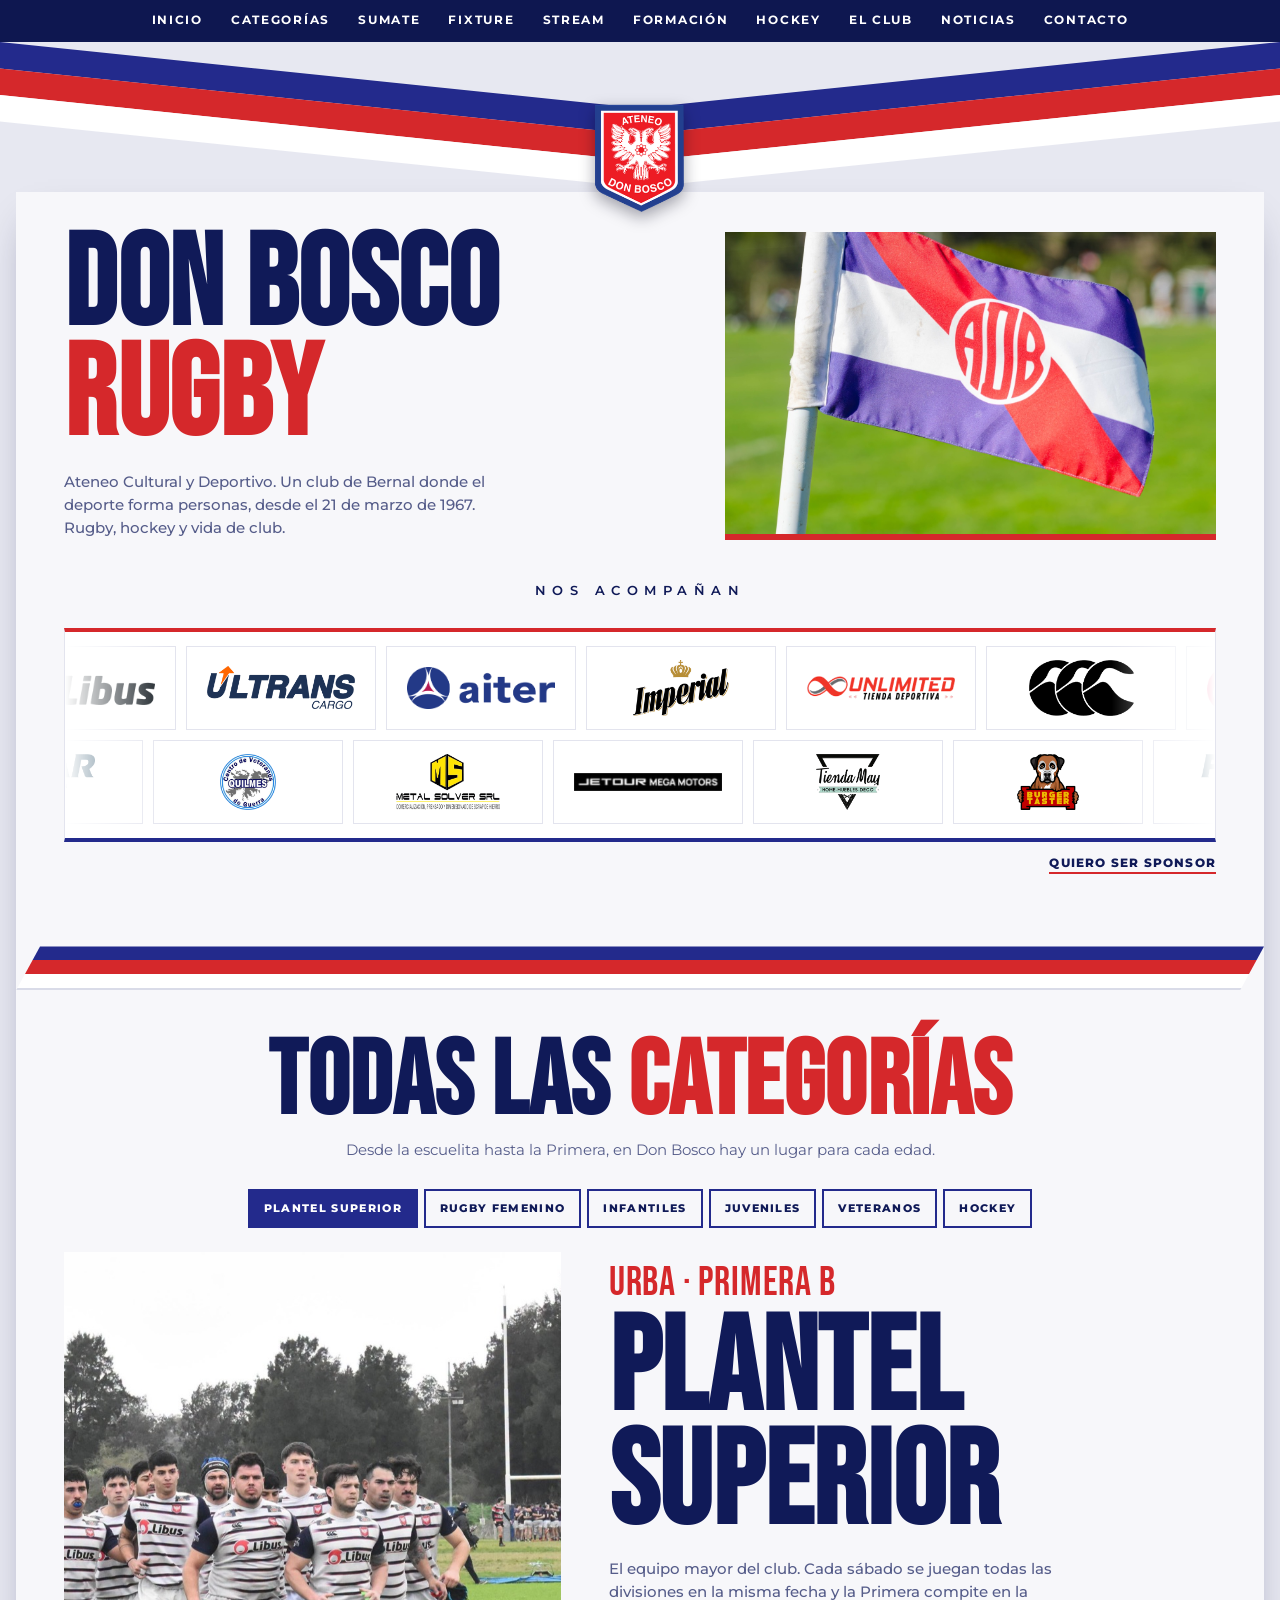
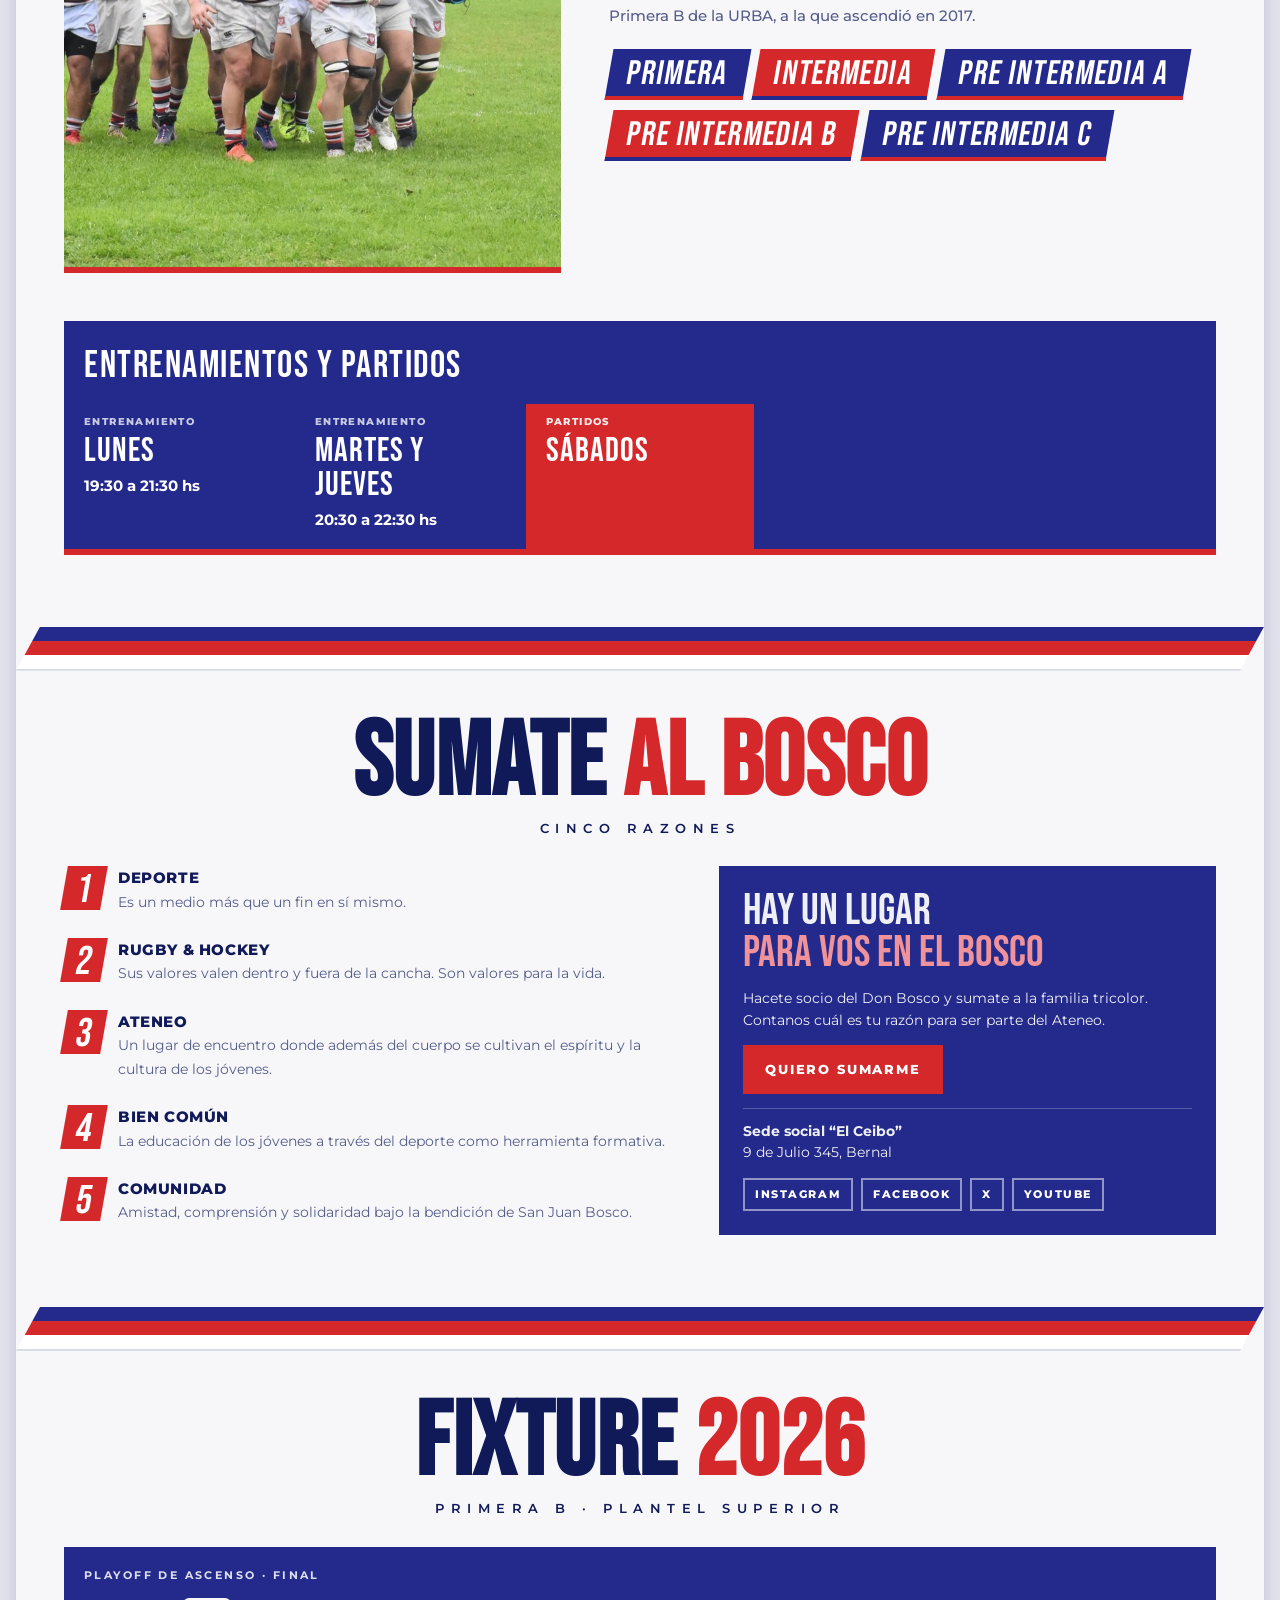
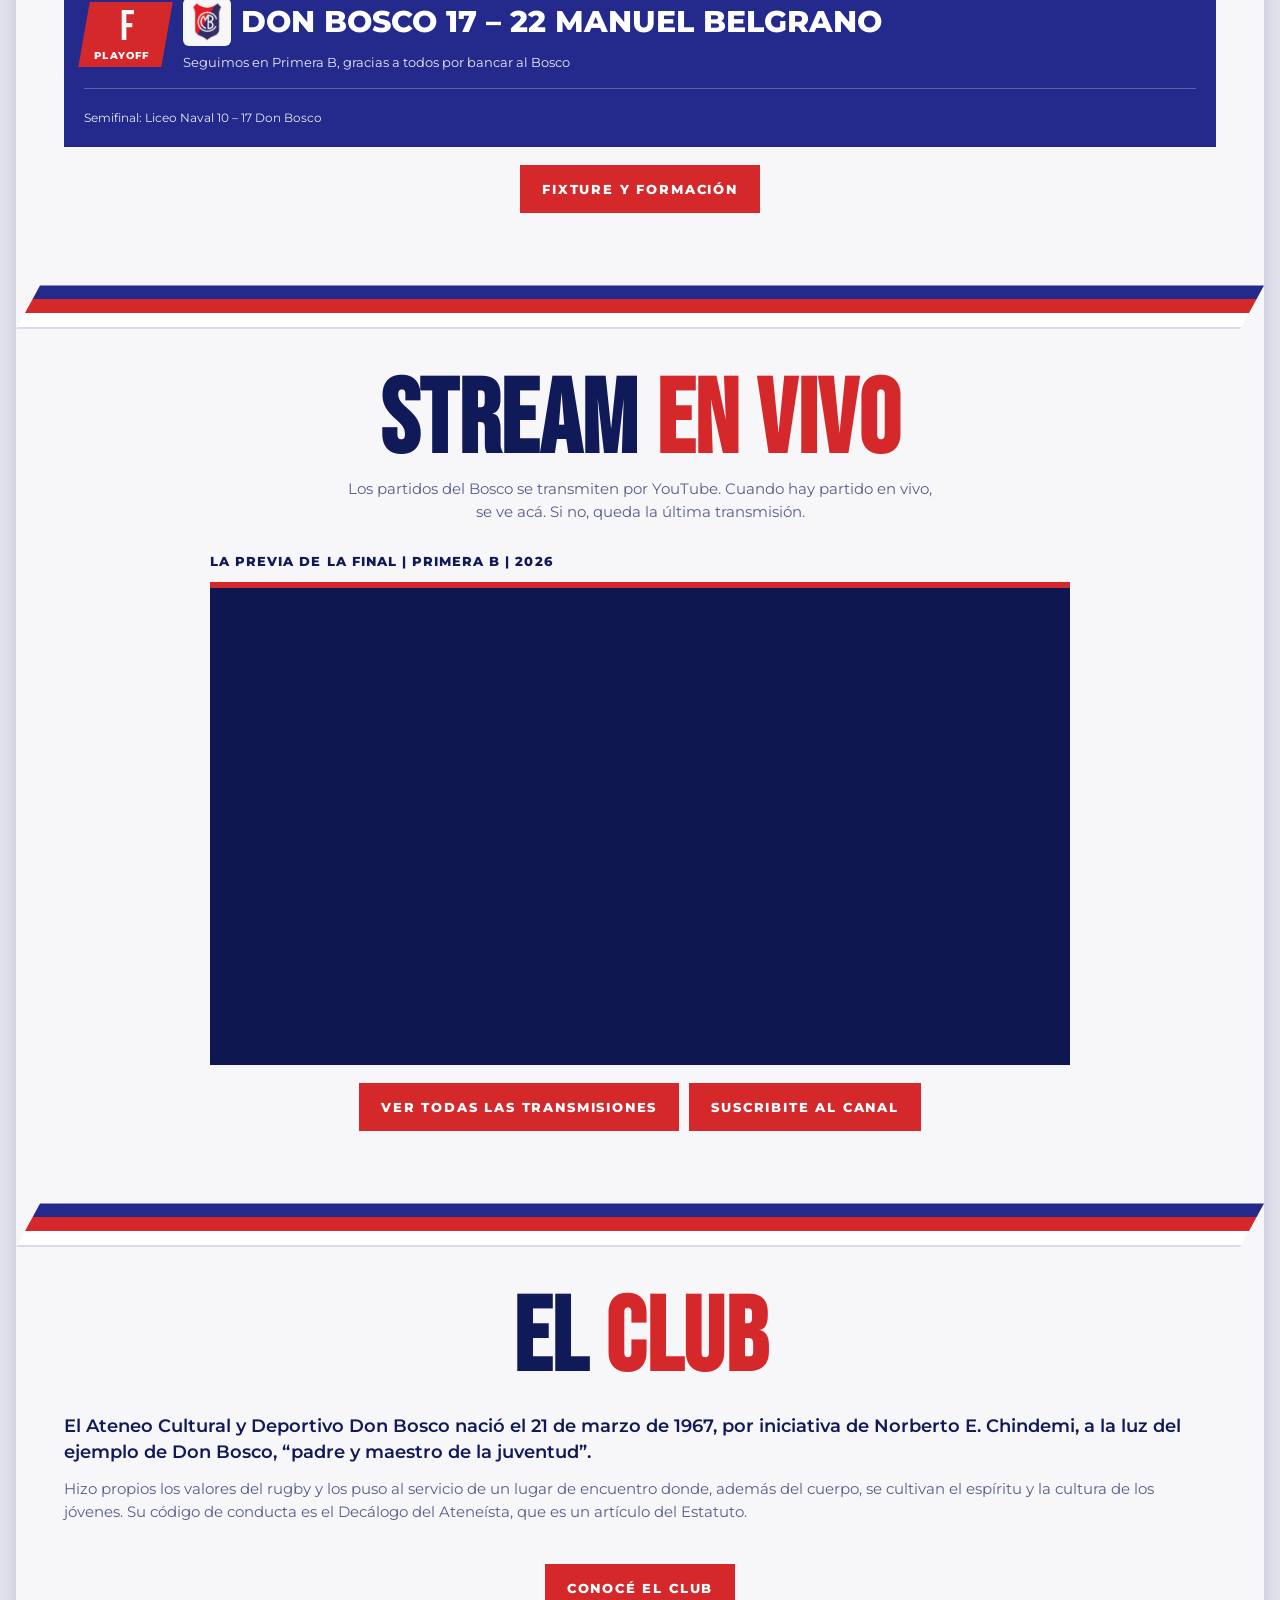
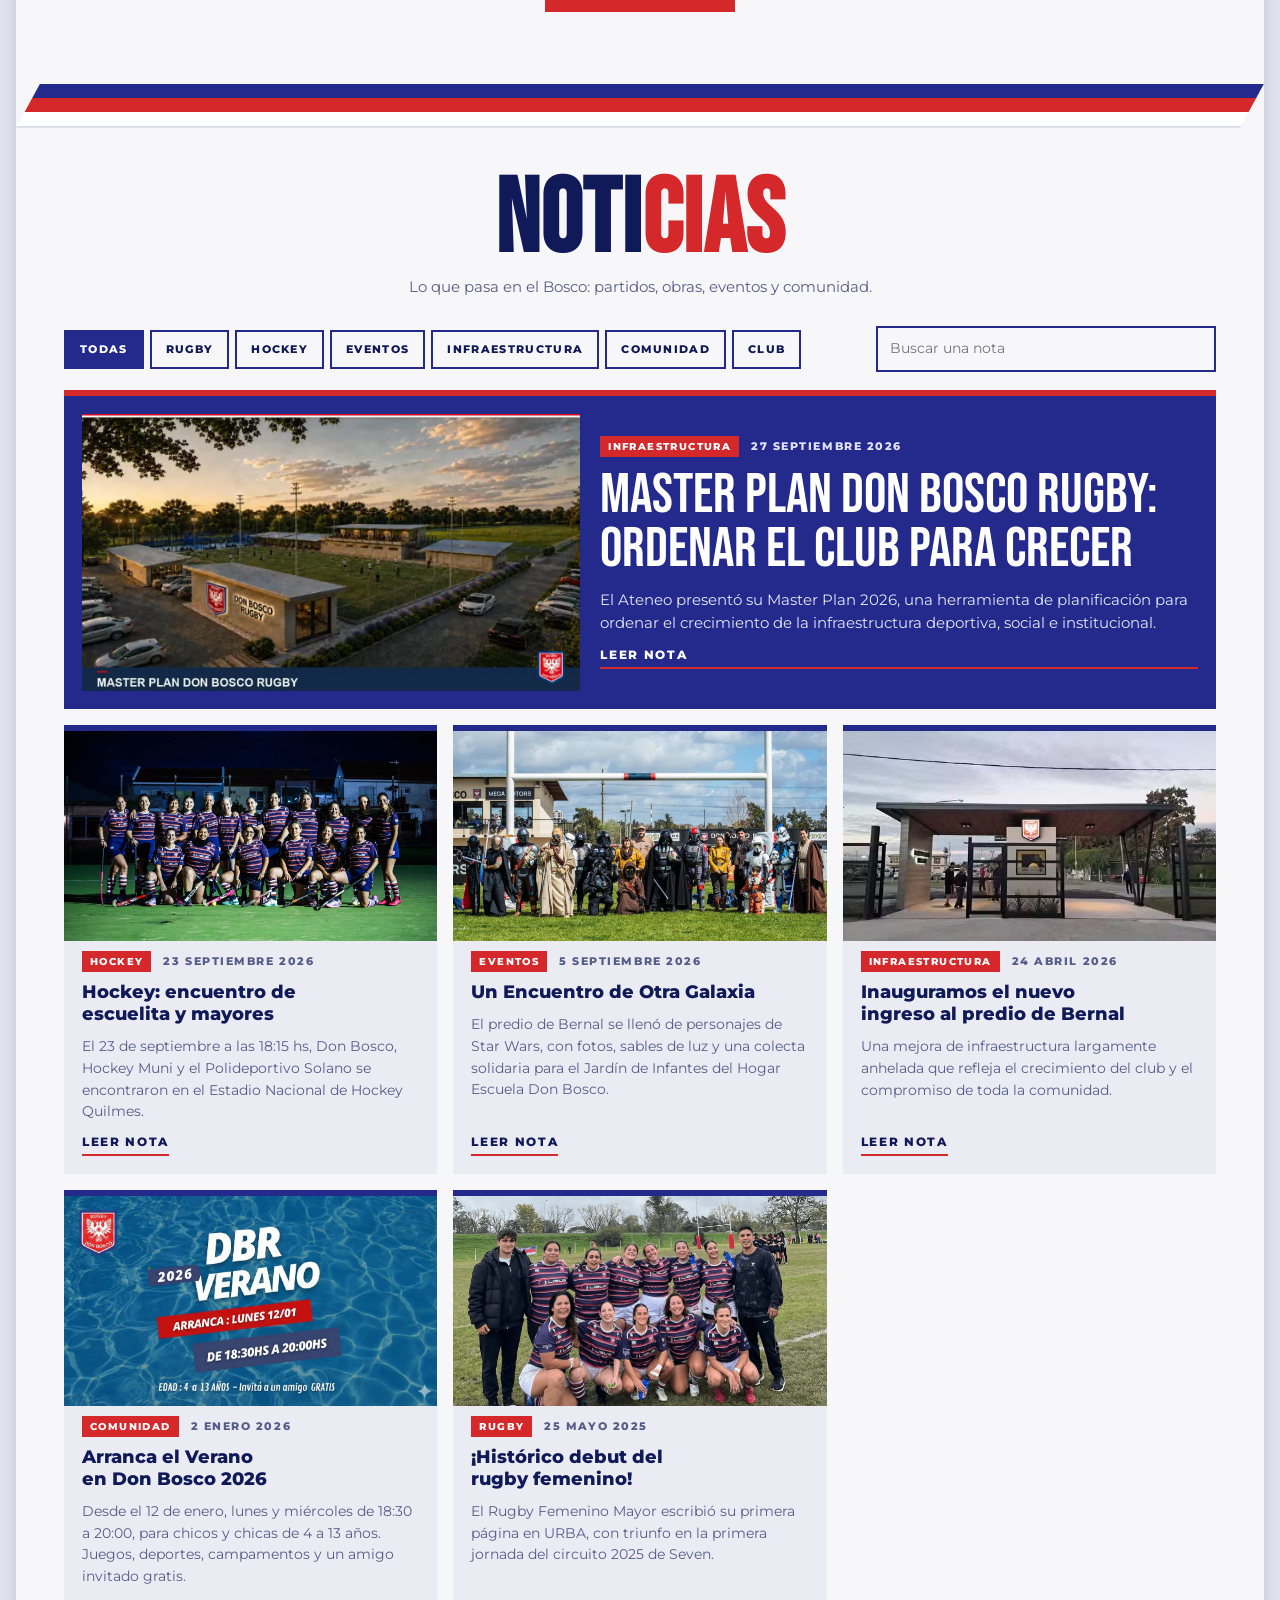
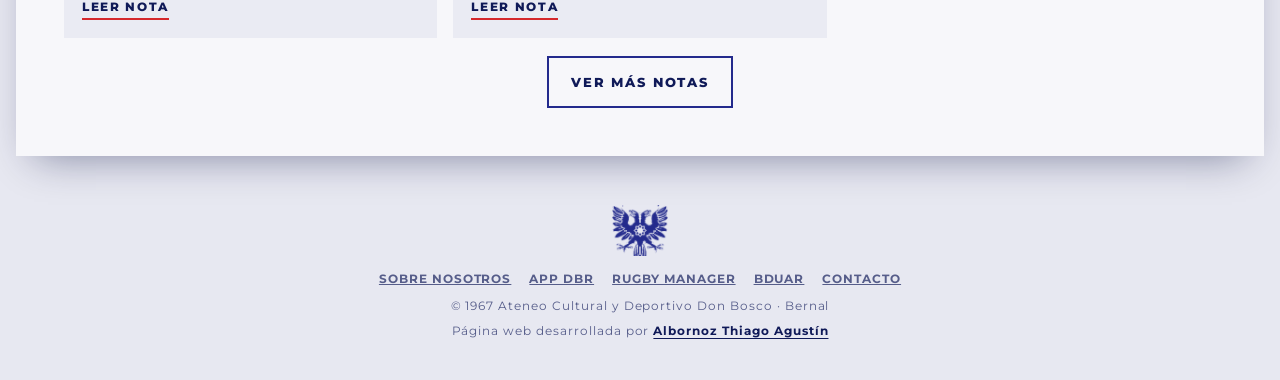
<file: Web/index.html>
<!doctype html>
<html lang="es">
<head>

<!-- ############################################################ -->
<!-- CONFIGURACIÓN BÁSICA -->
<!-- ############################################################ -->
<meta charset="utf-8">
<meta name="viewport" content="width=device-width, initial-scale=1, viewport-fit=cover">
<meta name="theme-color" content="#0e1750" media="(prefers-color-scheme: light)">
<meta name="theme-color" content="#060a2c" media="(prefers-color-scheme: dark)">
<meta name="apple-mobile-web-app-capable" content="yes">
<meta name="mobile-web-app-capable" content="yes">
<meta name="apple-mobile-web-app-title" content="Don Bosco Rugby">
<meta name="apple-mobile-web-app-status-bar-style" content="black-translucent">

<!-- ############################################################ -->
<!-- TÍTULO Y DESCRIPCIÓN -->
<!-- ############################################################ -->
<title>Don Bosco Rugby - Sitio Web Oficial</title>
<meta name="description" content="Ateneo Cultural y Deportivo Don Bosco, Bernal. Fixture y resultados de Primera B URBA, formación, categorías, hockey y noticias del club.">
<link rel="canonical" href="https://albornozthiago.github.io/DonBoscoRugby-Web/">

<!-- ############################################################ -->
<!-- REDES SOCIALES (OPEN GRAPH Y TWITTER) -->
<!-- ############################################################ -->
<meta property="og:type" content="website">
<meta property="og:locale" content="es_AR">
<meta property="og:site_name" content="Don Bosco Rugby">
<meta property="og:title" content="Don Bosco Rugby - Sitio Web Oficial">
<meta property="og:description" content="Ateneo Cultural y Deportivo Don Bosco, Bernal. Fixture y resultados de Primera B URBA, formación, categorías, hockey y noticias del club.">
<meta property="og:url" content="https://albornozthiago.github.io/DonBoscoRugby-Web/">
<meta property="og:image" content="https://albornozthiago.github.io/DonBoscoRugby-Web/assets/dbr/og-image.jpg">
<meta property="og:image:type" content="image/jpeg">
<meta property="og:image:width" content="1200">
<meta property="og:image:height" content="630">
<meta property="og:image:alt" content="Escudo del Ateneo Don Bosco y el texto Sitio web oficial">
<meta name="twitter:card" content="summary_large_image">
<meta name="twitter:title" content="Don Bosco Rugby - Sitio Web Oficial">
<meta name="twitter:description" content="Ateneo Cultural y Deportivo Don Bosco, Bernal. Fixture y resultados de Primera B URBA, formación, categorías, hockey y noticias del club.">
<meta name="twitter:image" content="https://albornozthiago.github.io/DonBoscoRugby-Web/assets/dbr/og-image.jpg">

<!-- ############################################################ -->
<!-- DATOS ESTRUCTURADOS (SEO) -->
<!-- ############################################################ -->
<script type="application/ld+json">
{
  "@context": "https://schema.org",
  "@type": "SportsOrganization",
  "name": "Ateneo Cultural y Deportivo Don Bosco",
  "alternateName": "Don Bosco Rugby",
  "sport": "Rugby",
  "foundingDate": "1967-03-21",
  "url": "https://albornozthiago.github.io/DonBoscoRugby-Web/",
  "logo": "https://albornozthiago.github.io/DonBoscoRugby-Web/assets/dbr/escudo-ateneo.png",
  "image": "https://albornozthiago.github.io/DonBoscoRugby-Web/assets/dbr/escudo-ateneo.png",
  "description": "Ateneo Cultural y Deportivo Don Bosco, Bernal. Fixture y resultados de Primera B URBA, formación, categorías, hockey y noticias del club.",
  "telephone": "+54 9 11 3852 4643",
  "address": {
    "@type": "PostalAddress",
    "streetAddress": "Colectora Este de la Au. Dr. Ricardo Balbín",
    "addressLocality": "Bernal",
    "addressRegion": "Buenos Aires",
    "addressCountry": "AR"
  },
  "sameAs": [
    "https://www.instagram.com/rugbydonbosco",
    "https://www.facebook.com/rugby.don.bosco",
    "https://x.com/RugbyDonBosco",
    "https://www.youtube.com/@DonBoscoRugbyOficial"
  ]
}
</script>

<!-- ############################################################ -->
<!-- ICONOS, SCRIPTS Y ESTILOS -->
<!-- ############################################################ -->
<link rel="icon" href="assets/crest.png">
<link rel="apple-touch-icon" href="assets/crest.png">
<script src="js/boot.js?v=20261116g"></script>
<script src="js/analytics.js?v=20261116g" async></script>
<link rel="preload" as="image" href="assets/dbr/bandera-web.jpg" fetchpriority="high">
<link rel="preconnect" href="https://fonts.googleapis.com">
<link rel="preconnect" href="https://fonts.gstatic.com" crossorigin>
<link rel="stylesheet" href="https://fonts.googleapis.com/css2?family=Bebas+Neue&family=Montserrat:wght@400;500;600;700;800&display=block">
<link rel="stylesheet" href="css/styles.css?v=20261116g">
</head>
<body>

<!-- ############################################################ -->
<!-- MENÚ DE NAVEGACIÓN -->
<!-- ############################################################ -->
<nav class="menu" aria-label="Secciones">
  <button type="button" class="nv nv-prev" aria-label="Ver ítems anteriores del menú">&#8249;</button>
  <ul>
    <li><a href="#inicio">Inicio</a></li>
    <li><a href="#categorias">Categorías</a></li>
    <li><a href="#sumate">Sumate</a></li>
    <li><a href="#resultados">Fixture</a></li>
    <li><a href="#stream">Stream</a></li>
    <li><a href="fixture.html#plantel">Formación</a></li>
    <li><a href="#hockey">Hockey</a></li>
    <li><a href="#club">El club</a></li>
    <li><a href="#noticias">Noticias</a></li>
    <li><a href="club.html#contacto">Contacto</a></li>
  </ul>
  <button type="button" class="nv nv-next" aria-label="Ver más ítems del menú">&#8250;</button>
</nav>

<!-- ############################################################ -->
<!-- FRANJAS Y ESCUDO -->
<!-- ############################################################ -->
<div class="top">
  <svg class="stripes" viewBox="0 0 1200 170" preserveAspectRatio="none" aria-hidden="true">
    <g>
      <polygon class="s1" points="0,0 600,75 600,105 0,30"/>
      <polygon class="s2" points="0,30 600,105 600,135 0,60"/>
      <polygon class="s3" points="0,60 600,135 600,165 0,90"/>
      <polygon class="s1" points="1200,0 600,75 600,105 1200,30"/>
      <polygon class="s2" points="1200,30 600,105 600,135 1200,60"/>
      <polygon class="s3" points="1200,60 600,135 600,165 1200,90"/>
    </g>
  </svg>
  <img class="crest" src="assets/crest.png" alt="Escudo del Ateneo Don Bosco" width="112" height="112">
</div>

<!-- ############################################################ -->
<!-- CONTENIDO PRINCIPAL -->
<!-- ############################################################ -->
<main class="sheet" id="inicio">

  <!-- ############################################################ -->
  <!-- PORTADA -->
  <!-- ############################################################ -->
  <div class="hero">
    <div>
      <h1 class="mega"><span class="b">Don Bosco</span><br><span class="r">Rugby</span></h1>
      <p class="lead">Ateneo Cultural y Deportivo. Un club de Bernal donde el deporte forma personas, desde el 21 de marzo de 1967. Rugby, hockey y vida de club.</p>
    </div>
    <div class="banner" role="img" aria-label="Escudo del Ateneo Don Bosco"></div>
  </div>

  <!-- ############################################################ -->
  <!-- SPONSORS -->
  <!-- ############################################################ -->
  <section id="sponsors">
    <div class="head"><p class="spaced">Nos acompañan</p></div>

    <!-- ############################################################ -->
    <!-- CARRUSEL DE SPONSORS -->
    <!-- ############################################################ -->
    <div class="carousel" role="region" aria-roledescription="carrusel" aria-label="Sponsors del club">
      <div class="car-view" data-dir="1" tabindex="0">
        <ul class="car-track">
          <li class="car-item"><img src="assets/sponsors/libus.png" alt="Libus" height="56" decoding="async"></li>
          <li class="car-item"><img src="assets/sponsors/ultrans.png" alt="Ultrans Cargo" height="56" decoding="async"></li>
          <li class="car-item"><img src="assets/sponsors/aiter.png" alt="Aiter" height="56" decoding="async"></li>
          <li class="car-item"><img src="assets/sponsors/imperial.png" alt="Imperial" height="56" decoding="async"></li>
          <li class="car-item"><img src="assets/sponsors/unlimited.png" alt="Unlimited Tienda Deportiva" height="56" decoding="async"></li>
          <li class="car-item"><img src="assets/sponsors/canterbury.png" alt="Canterbury" height="56" decoding="async"></li>
        </ul>
      </div>
      <div class="car-view" data-dir="-1" tabindex="0">
        <ul class="car-track">
          <li class="car-item"><img src="assets/sponsors/veteranos.png" alt="Centro de Veteranos de Guerra Quilmes" height="56" decoding="async"></li>
          <li class="car-item"><img src="assets/sponsors/metalsolver.png" alt="Metal Solver SRL" height="56" decoding="async"></li>
          <li class="car-item"><img src="assets/sponsors/jetour.png" alt="Jetour Mega Motors" height="56" decoding="async"></li>
          <li class="car-item"><img src="assets/sponsors/tiendamay.png" alt="Tienda May" height="56" decoding="async"></li>
          <li class="car-item"><img src="assets/sponsors/burgertaster.png" alt="Burger Taster" height="56" decoding="async"></li>
          <li class="car-item"><img src="assets/sponsors/fuar.png" alt="FUAR Fundación UAR" height="56" decoding="async"></li>
        </ul>
      </div>
    </div>
    <div class="car-foot">
      <a class="src-link" href="club.html#contacto">Quiero ser sponsor</a>
    </div>
  </section>

  <div class="bandera" aria-hidden="true"></div>

  <!-- ############################################################ -->
  <!-- CATEGORÍAS -->
  <!-- ############################################################ -->
  <section id="categorias">
    <div class="head">
      <h2 class="mega"><span class="b">Todas las</span> <span class="r">categorías</span></h2>
      <p class="sub">Desde la escuelita hasta la Primera, en Don Bosco hay un lugar para cada edad.</p>
    </div>

    <!-- ############################################################ -->
    <!-- PESTAÑAS: CATEGORÍAS -->
    <!-- ############################################################ -->
    <div class="seg tabs" role="tablist" aria-label="Categorías"><button type="button" role="tab" data-p="superior" aria-pressed="false">Plantel superior</button><button type="button" role="tab" data-p="femenino" aria-pressed="false">Rugby femenino</button><button type="button" role="tab" data-p="infantil" aria-pressed="false">Infantiles</button><button type="button" role="tab" data-p="juvenil" aria-pressed="false">Juveniles</button><button type="button" role="tab" data-p="veteranos" aria-pressed="false">Veteranos</button><button type="button" role="tab" data-p="hockey" aria-pressed="false">Hockey</button></div>
    <div class="panels">

      <!-- ############################################################ -->
      <!-- PANEL: PLANTEL SUPERIOR -->
      <!-- ############################################################ -->
      <div class="panel" id="superior" role="tabpanel">
    <div class="sport">
      <div>
        <p class="kicker">URBA · Primera B</p>
        <h2 class="mega">Plantel superior</h2>
        <p class="lead">El equipo mayor del club. Cada sábado se juegan todas las divisiones en la misma fecha y la Primera compite en la Primera B de la URBA, a la que ascendió en 2017.</p>
        <ul class="cats" aria-label="Categorías">
          <li>Primera</li>
          <li>Intermedia</li>
          <li>Pre Intermedia A</li>
          <li>Pre Intermedia B</li>
          <li>Pre Intermedia C</li>
        </ul>
      </div>
      <div class="vis ph"><img src="assets/dbr/plantelsup-web.jpg" alt="Plantel superior de Don Bosco" width="1400" height="933" loading="lazy"></div>
      <div class="sched">
        <h3>Entrenamientos y partidos</h3>
        <div class="slot"><small>Entrenamiento</small><b>Lunes</b><span>19:30 a 21:30 hs</span></div>
        <div class="slot"><small>Entrenamiento</small><b>Martes y jueves</b><span>20:30 a 22:30 hs</span></div>
        <div class="slot match"><small>Partidos</small><b>Sábados</b></div>
      </div>
    </div>
      </div>

      <!-- ############################################################ -->
      <!-- PANEL: FEMENINO -->
      <!-- ############################################################ -->
      <div class="panel" id="femenino" role="tabpanel">
    <div class="sport rev">
      <div>
        <p class="kicker">Las chicas del Bosco</p>
        <h2 class="mega">Rugby femenino</h2>
        <p class="lead">Las chicas también juegan. El femenino mayor está jugando en Reubicación. El club también tiene femenino juvenil.</p>
        <ul class="cats" aria-label="Categorías">
          <li>Juveniles</li>
          <li>Plantel superior</li>
        </ul>
      </div>
      <div class="vis ph"><img src="assets/dbr/femenino-web.jpg" alt="Scrum del plantel femenino de Don Bosco con la camiseta del club" width="1400" height="933" loading="lazy"></div>
      <div class="sched">
        <h3>Entrenamientos y partidos</h3>
        <div class="slot"><small>Entrenamiento</small><b>Lunes, miércoles y viernes</b><span>19:30 a 21:00 hs</span></div>
        <div class="slot match"><small>Partidos</small><b>Domingos</b></div>
      </div>
    </div>
      </div>

      <!-- ############################################################ -->
      <!-- PANEL: INFANTIL -->
      <!-- ############################################################ -->
      <div class="panel" id="infantil" role="tabpanel">
    <div class="sport">
      <div>
        <p class="kicker">Desde los 4 años</p>
        <h2 class="mega">Rugby infantiles</h2>
        <p class="lead">Acá empieza todo. Los más chicos descubren el rugby jugando, hacen amigos y aprenden los valores del club con la camiseta del Bosco.</p>
        <ul class="cats" aria-label="Categorías">
          <li>Escuelita</li>
          <li>M8</li>
          <li>M9</li>
          <li>M10</li>
          <li>M11</li>
          <li>M12</li>
          <li>M13</li>
          <li>M14</li>
        </ul>
      </div>
      <div class="vis ph"><img src="assets/dbr/infantiles-web.jpg" alt="Chicos del rugby infantil de Don Bosco" width="1400" height="933" loading="lazy"></div>
      <div class="sched">
        <h3>Entrenamientos y partidos</h3>
        <div class="slot"><small>Escuelita a M12</small><b>Lunes y miércoles</b><span>18:30 a 20:00 hs</span></div>
        <div class="slot"><small>M13 y M14</small><b>Martes y jueves</b><span>18:30 a 20:00 hs</span></div>
        <div class="slot match"><small>Partidos</small><b>Sábados</b></div>
      </div>
    </div>
      </div>

      <!-- ############################################################ -->
      <!-- PANEL: JUVENIL -->
      <!-- ############################################################ -->
      <div class="panel" id="juvenil" role="tabpanel">
    <div class="sport rev">
      <div>
        <p class="kicker">Formación</p>
        <h2 class="mega">Rugby juveniles</h2>
        <p class="lead">El camino hacia el plantel superior. Acá se aprende a jugar, a compartir y a sentir la camiseta, para llegar a Primera con el Bosco en el corazón.</p>
        <ul class="cats" aria-label="Categorías">
          <li>M15</li>
          <li>M16</li>
          <li>M17</li>
          <li>M19</li>
        </ul>
      </div>
      <div class="vis ph"><img src="assets/dbr/juveniles-web.jpg" alt="Jugadores juveniles de Don Bosco trotando en la cancha con la camiseta del club" width="1400" height="933" loading="lazy"></div>
      <div class="sched">
        <h3>Entrenamientos y partidos</h3>
        <div class="slot"><small>Entrenamiento</small><b>Martes y jueves</b><span>18:30 a 21:00 hs</span></div>
        <div class="slot match"><small>Partidos</small><b>Domingos</b></div>
      </div>
    </div>
      </div>

      <!-- ############################################################ -->
      <!-- PANEL: OCELOTES (VETERANOS) -->
      <!-- ############################################################ -->
      <div class="panel" id="veteranos" role="tabpanel">
    <div class="sport">
      <div>
        <p class="kicker">Ocelotes</p>
        <h2 class="mega">Veteranos</h2>
        <p class="lead">La división de veteranos del club. Se creó para mantener la camaradería entre ex jugadores y colaborar en la enseñanza del rugby. Su nombre viene de una marca de botines antigua.</p>
        <ul class="cats" aria-label="Quiénes juegan">
          <li>Mayores de 35 años</li>
          <li>Ex jugadores y padres</li>
          <li>Tercer tiempo</li>
        </ul>
      </div>
      <div class="vis ph"><img src="assets/dbr/ocelotes-web.jpg" alt="Ocelotes, veteranos de Don Bosco" width="1400" height="940" loading="lazy"></div>
      <div class="sched">
        <h3>Entrenamientos y partidos</h3>
        <div class="slot"><small>Entrenamiento</small><b>Lunes y miércoles</b><span>20:30 a 22:30 hs</span></div>
        <div class="slot match"><small>Partidos</small><b>Según se concrete</b></div>
      </div>
    </div>
      </div>

      <!-- ############################################################ -->
      <!-- PANEL: HOCKEY -->
      <!-- ############################################################ -->
      <div class="panel" id="hockey" role="tabpanel">
    <div class="sport rev">
      <div>
        <p class="kicker">Escuelita y mayores</p>
        <h2 class="mega">Hockey</h2>
        <p class="lead">Un lugar para jugar, juntarse y hacer familia. Desde la escuelita hasta las mayores, el hockey también se vive con la camiseta del Bosco.</p>
        <ul class="cats" aria-label="Categorías">
          <li>Infantiles</li>
          <li>Mayores</li>
        </ul>
        <div class="btns"><a class="btn" href="#noticias">Ver novedades</a></div>
      </div>
      <div class="vis ph"><img src="assets/dbr/hockey-web.jpg" alt="Hockey de Don Bosco" width="1400" height="933" loading="lazy"></div>
      <div class="sched">
        <h3>Entrenamientos y partidos</h3>
        <div class="slot"><small>Escuela de hockey</small><b>Viernes</b><span>17:30 a 19:00 hs</span></div>
        <div class="slot match"><small>Partidos</small><b>Próximamente</b></div>
      </div>
    </div>
      </div>
    </div>
  </section>

  <div class="bandera" aria-hidden="true"></div>

  <!-- ############################################################ -->
  <!-- SÚMATE -->
  <!-- ############################################################ -->
  <section id="sumate">
    <div class="head">
      <h2 class="mega"><span class="b">Sumate</span> <span class="r">al Bosco</span></h2>
      <p class="spaced">Cinco razones</p>
    </div>
    <div class="join">

      <!-- ############################################################ -->
      <!-- CINCO RAZONES -->
      <!-- ############################################################ -->
      <ol class="reasons">
        <li><div><b>Deporte</b><span>Es un medio más que un fin en sí mismo.</span></div></li>
        <li><div><b>Rugby &amp; Hockey</b><span>Sus valores valen dentro y fuera de la cancha. Son valores para la vida.</span></div></li>
        <li><div><b>Ateneo</b><span>Un lugar de encuentro donde además del cuerpo se cultivan el espíritu y la cultura de los jóvenes.</span></div></li>
        <li><div><b>Bien común</b><span>La educación de los jóvenes a través del deporte como herramienta formativa.</span></div></li>
        <li><div><b>Comunidad</b><span>Amistad, comprensión y solidaridad bajo la bendición de San Juan Bosco.</span></div></li>
      </ol>

      <!-- ############################################################ -->
      <!-- LLAMADO A SUMARSE -->
      <!-- ############################################################ -->
      <div class="cta">
        <p class="lema">Hay un lugar<br><span>para vos en el Bosco</span></p>
        <p>Hacete socio del Don Bosco y sumate a la familia tricolor. Contanos cuál es tu razón para ser parte del Ateneo.</p>
        <a class="btn" href="club.html#contacto">Quiero sumarme</a>
        <p class="sede"><b>Sede social “El Ceibo”</b><br>9 de Julio 345, Bernal</p>
        <div class="social">
          <a href="https://www.instagram.com/rugbydonbosco" target="_blank" rel="noopener">Instagram</a>
          <a href="https://www.facebook.com/rugby.don.bosco" target="_blank" rel="noopener">Facebook</a>
          <a href="https://twitter.com/RugbyDonBosco" target="_blank" rel="noopener">X</a>
          <a href="https://www.youtube.com/@DonBoscoRugbyOficial" target="_blank" rel="noopener">YouTube</a>
        </div>
      </div>
    </div>
  </section>

  <div class="bandera" aria-hidden="true"></div>

  <!-- ############################################################ -->
  <!-- FIXTURE Y RESULTADOS -->
  <!-- ############################################################ -->
  <section id="resultados">
    <div class="head">
      <h2 class="mega"><span class="b">Fixture</span> <span class="r">2026</span></h2>
      <p class="spaced">Primera B · plantel superior</p>
    </div>

    <!-- ############################################################ -->
    <!-- PRÓXIMO PARTIDO -->
    <!-- ############################################################ -->
    <aside class="next" aria-live="polite">
      <p class="eyebrow" id="nx-eyebrow">Próximo partido · Plantel superior</p>
      <div class="row">
        <div class="tab" id="nx-tab"><span class="d">10</span><span class="m">Oct.</span></div>
        <div>
          <p class="vs" id="nx-vs">vs San Patricio</p>
          <p class="sub" id="nx-sub">Fecha 24 · Local · Predio de Bernal</p>
        </div>
      </div>
      <p class="days" id="nx-days"></p>
      <p class="last" id="nx-last"></p>
    </aside>
    <div class="nmore"><a class="btn" href="fixture.html">Fixture y formación</a></div>
  </section>

  <div class="bandera" aria-hidden="true"></div>

  <!-- ############################################################ -->
  <!-- STREAM -->
  <!-- ############################################################ -->
  <section id="stream">
    <div class="head">
      <h2 class="mega"><span class="b">Stream</span> <span class="r">en vivo</span></h2>
      <p class="sub">Los partidos del Bosco se transmiten por YouTube. Cuando hay partido en vivo, se ve acá. Si no, queda la última transmisión.</p>
    </div>
    <div class="stream">
      <p class="st-title"><span class="st-live" id="st-live" hidden>En vivo</span><span id="st-title">Última transmisión</span></p>
      <div class="player">
        <iframe src="https://www.youtube.com/embed/d45PKPGWZ_I?rel=0" title="Última transmisión de Don Bosco Rugby en YouTube" loading="lazy" allow="accelerometer; encrypted-media; picture-in-picture; fullscreen" allowfullscreen referrerpolicy="strict-origin-when-cross-origin"></iframe>
      </div>
      <div class="btns">
        <a class="btn" href="https://www.youtube.com/@DonBoscoRugbyOficial/streams" target="_blank" rel="noopener">Ver todas las transmisiones</a>
        <a class="btn" href="https://www.youtube.com/@DonBoscoRugbyOficial?sub_confirmation=1" target="_blank" rel="noopener">Suscribite al canal</a>
      </div>
    </div>
  </section>

  <div class="bandera" aria-hidden="true"></div>

  <!-- ############################################################ -->
  <!-- EL CLUB -->
  <!-- ############################################################ -->
  <section id="club">
    <div class="head">
      <h2 class="mega"><span class="b">El</span> <span class="r">club</span></h2>
    </div>
    <div class="club">
      <div class="story">
        <p class="big">El Ateneo Cultural y Deportivo Don Bosco nació el 21 de marzo de 1967, por iniciativa de Norberto E. Chindemi, a la luz del ejemplo de Don Bosco, “padre y maestro de la juventud”.</p>
        <p>Hizo propios los valores del rugby y los puso al servicio de un lugar de encuentro donde, además del cuerpo, se cultivan el espíritu y la cultura de los jóvenes. Su código de conducta es el Decálogo del Ateneísta, que es un artículo del Estatuto.</p>
      </div>
    </div>
    <div class="nmore"><a class="btn" href="club.html">Conocé el club</a></div>
  </section>

  <div class="bandera" aria-hidden="true"></div>

  <!-- ############################################################ -->
  <!-- NOTICIAS -->
  <!-- ############################################################ -->
  <section id="noticias">
    <div class="head">
      <h2 class="mega"><span class="b">Noti</span><span class="r">cias</span></h2>
      <p class="sub">Lo que pasa en el Bosco: partidos, obras, eventos y comunidad.</p>
    </div>

    <!-- ############################################################ -->
    <!-- BUSCADOR Y FILTROS DE NOTICIAS -->
    <!-- ############################################################ -->
    <div class="ntools">
      <div class="seg" id="seg-news" role="group" aria-label="Categoría de noticias"></div>
      <div class="search"><input id="nsearch" type="search" placeholder="Buscar una nota" aria-label="Buscar una nota" autocomplete="off"></div>
    </div>

    <!-- ############################################################ -->
    <!-- LISTADO DE NOTICIAS -->
    <!-- ############################################################ -->
    <div class="news" id="news"></div>
    <div class="nmore"><button type="button" class="btn ghost" id="nmore">Ver más notas</button></div>
  </section>
</main>

<!-- ############################################################ -->
<!-- PIE DE PÁGINA -->
<!-- ############################################################ -->
<footer class="wrap">
  <div class="links">
    <a href="club.html">Sobre nosotros</a>
    <a href="https://simplesolutions.com.ar/donbosco/" target="_blank" rel="noopener">App DBR</a>
    <a href="https://www.rugbymanager.com.ar" target="_blank" rel="noopener">Rugby Manager</a>
    <a href="https://bd.uar.com.ar/registro" target="_blank" rel="noopener">BDUAR</a>
    <a href="club.html#contacto">Contacto</a>
  </div>
  <p>© 1967 Ateneo Cultural y Deportivo Don Bosco · Bernal</p>
  <p class="credit">Página web desarrollada por <a href="https://www.linkedin.com/in/thiago-albornoz/" target="_blank" rel="noopener">Albornoz Thiago Agustín</a></p>
</footer>

<!-- ############################################################ -->
<!-- SCRIPT PRINCIPAL -->
<!-- ############################################################ -->
<script src="js/app.js?v=20261116g"></script>
</body>
</html>
</file>
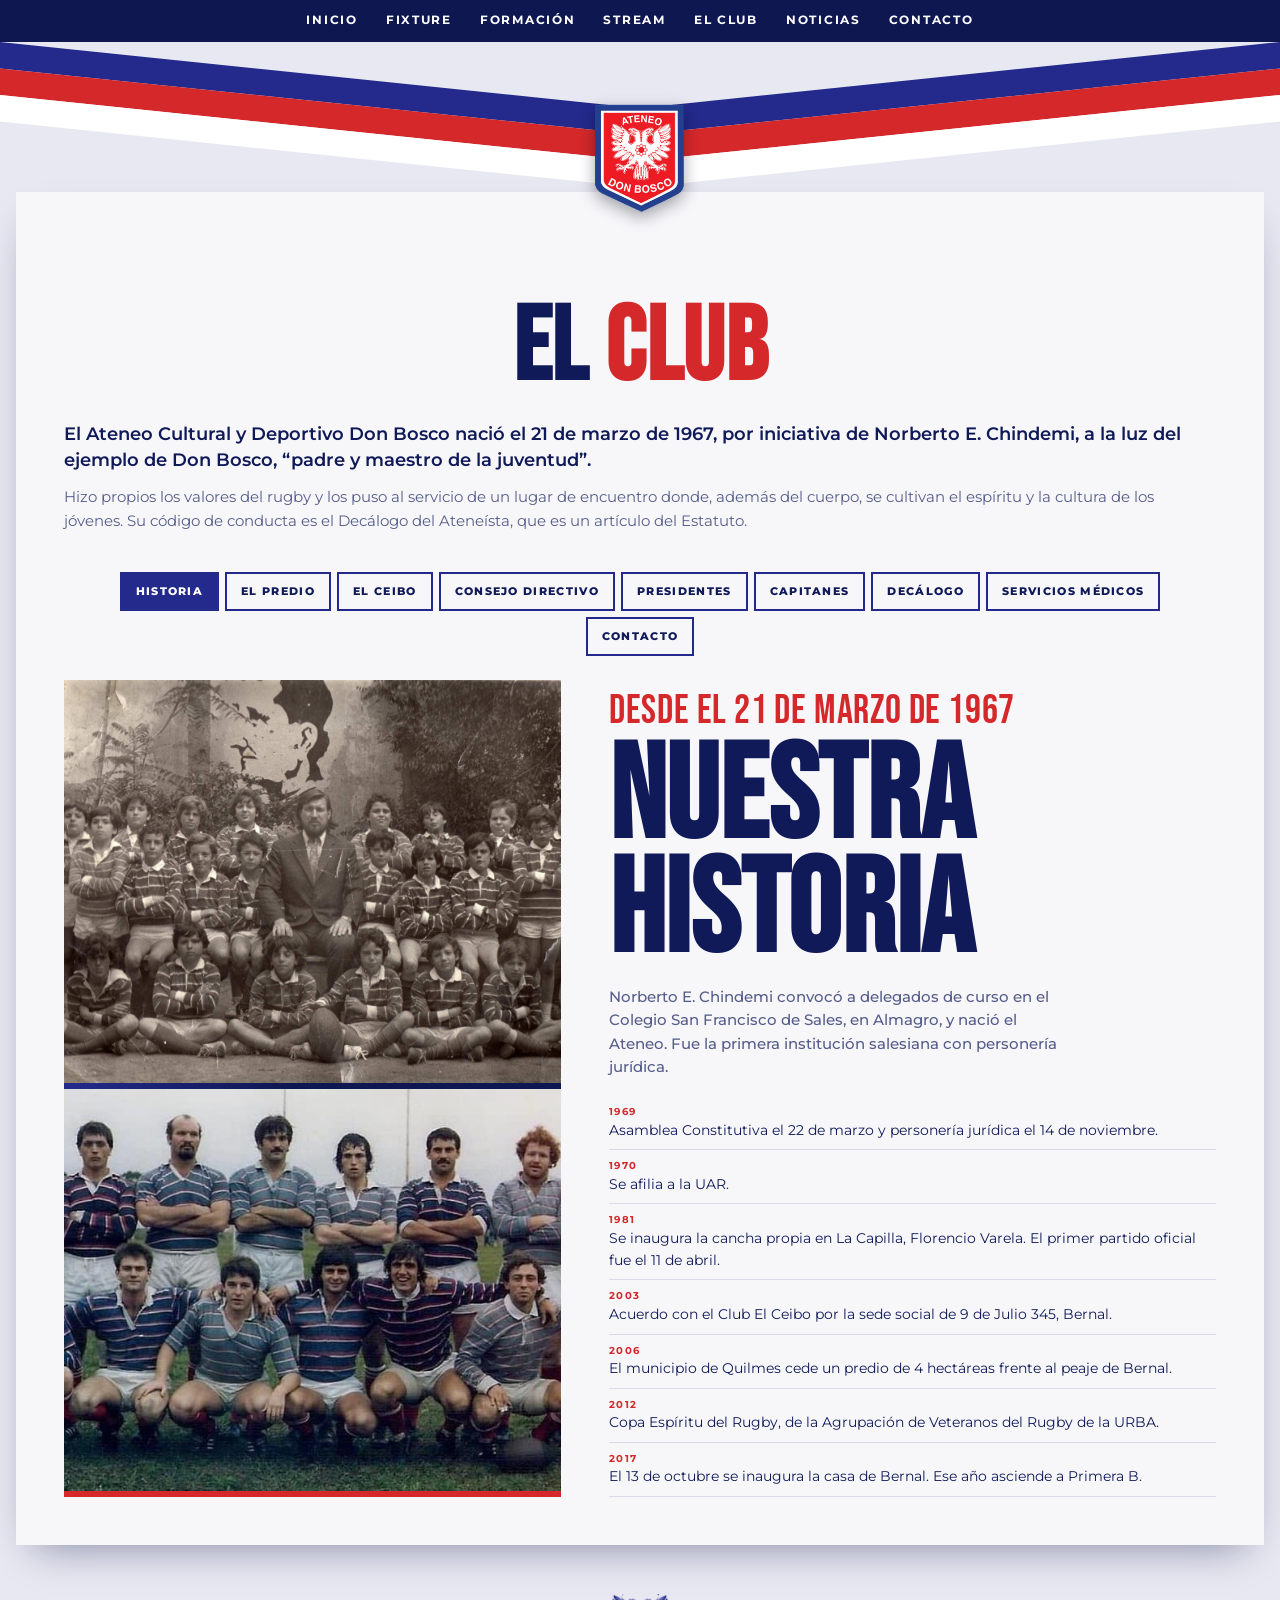
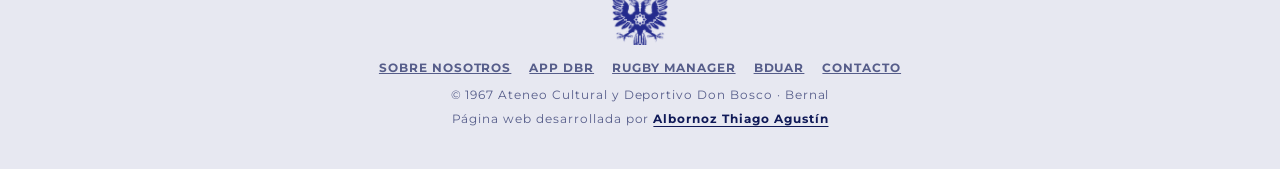
<file: Web/club.html>
<!doctype html>
<html lang="es">
<head>

<!-- ############################################################ -->
<!-- CONFIGURACIÓN BÁSICA -->
<!-- ############################################################ -->
<meta charset="utf-8">
<meta name="viewport" content="width=device-width, initial-scale=1, viewport-fit=cover">
<meta name="theme-color" content="#0e1750" media="(prefers-color-scheme: light)">
<meta name="theme-color" content="#060a2c" media="(prefers-color-scheme: dark)">
<meta name="apple-mobile-web-app-capable" content="yes">
<meta name="mobile-web-app-capable" content="yes">
<meta name="apple-mobile-web-app-title" content="Don Bosco Rugby">
<meta name="apple-mobile-web-app-status-bar-style" content="black-translucent">

<!-- ############################################################ -->
<!-- TÍTULO Y DESCRIPCIÓN -->
<!-- ############################################################ -->
<title>El club · Don Bosco Rugby</title>
<meta name="description" content="Historia, predio, El Ceibo, Consejo Directivo, presidentes, capitanes, Decálogo, servicios médicos y contacto del Ateneo Don Bosco, Bernal.">
<link rel="canonical" href="https://albornozthiago.github.io/DonBoscoRugby-Web/club.html">

<!-- ############################################################ -->
<!-- REDES SOCIALES (OPEN GRAPH Y TWITTER) -->
<!-- ############################################################ -->
<meta property="og:type" content="website">
<meta property="og:locale" content="es_AR">
<meta property="og:site_name" content="Don Bosco Rugby">
<meta property="og:title" content="El club · Don Bosco Rugby">
<meta property="og:description" content="Historia, predio, El Ceibo, Consejo Directivo, presidentes, capitanes, Decálogo, servicios médicos y contacto del Ateneo Don Bosco, Bernal.">
<meta property="og:url" content="https://albornozthiago.github.io/DonBoscoRugby-Web/club.html">
<meta property="og:image" content="https://albornozthiago.github.io/DonBoscoRugby-Web/assets/dbr/og-image.jpg">
<meta property="og:image:type" content="image/jpeg">
<meta property="og:image:width" content="1200">
<meta property="og:image:height" content="630">
<meta name="twitter:card" content="summary_large_image">
<meta name="twitter:title" content="El club · Don Bosco Rugby">
<meta name="twitter:description" content="Historia, predio, El Ceibo, Consejo Directivo, presidentes, capitanes, Decálogo, servicios médicos y contacto del Ateneo Don Bosco, Bernal.">
<meta name="twitter:image" content="https://albornozthiago.github.io/DonBoscoRugby-Web/assets/dbr/og-image.jpg">

<!-- ############################################################ -->
<!-- ICONOS, SCRIPTS Y ESTILOS -->
<!-- ############################################################ -->
<link rel="icon" href="assets/crest.png">
<link rel="apple-touch-icon" href="assets/crest.png">
<script src="js/boot.js?v=20261116g"></script>
<script src="js/analytics.js?v=20261116g" async></script>
<link rel="preconnect" href="https://fonts.googleapis.com">
<link rel="preconnect" href="https://fonts.gstatic.com" crossorigin>
<link rel="stylesheet" href="https://fonts.googleapis.com/css2?family=Bebas+Neue&family=Montserrat:wght@400;500;600;700;800&display=block">
<link rel="stylesheet" href="css/styles.css?v=20261116g">
</head>
<body>

<!-- ############################################################ -->
<!-- MENÚ DE NAVEGACIÓN -->
<!-- ############################################################ -->
<nav class="menu" aria-label="Secciones">
  <button type="button" class="nv nv-prev" aria-label="Ver ítems anteriores del menú">&#8249;</button>
  <ul>
    <li><a href="index.html">Inicio</a></li>
    <li><a href="fixture.html">Fixture</a></li>
    <li><a href="fixture.html#plantel">Formación</a></li>
    <li><a href="index.html#stream">Stream</a></li>
    <li><a href="club.html" aria-current="page">El club</a></li>
    <li><a href="index.html#noticias">Noticias</a></li>
    <li><a href="club.html#contacto">Contacto</a></li>
  </ul>
  <button type="button" class="nv nv-next" aria-label="Ver más ítems del menú">&#8250;</button>
</nav>

<!-- ############################################################ -->
<!-- FRANJAS Y ESCUDO -->
<!-- ############################################################ -->
<div class="top">
  <svg class="stripes" viewBox="0 0 1200 170" preserveAspectRatio="none" aria-hidden="true">
    <g>
      <polygon class="s1" points="0,0 600,75 600,105 0,30"/>
      <polygon class="s2" points="0,30 600,105 600,135 0,60"/>
      <polygon class="s3" points="0,60 600,135 600,165 0,90"/>
      <polygon class="s1" points="1200,0 600,75 600,105 1200,30"/>
      <polygon class="s2" points="1200,30 600,105 600,135 1200,60"/>
      <polygon class="s3" points="1200,60 600,135 600,165 1200,90"/>
    </g>
  </svg>
  <a href="index.html"><img class="crest" src="assets/crest.png" alt="Escudo del Ateneo Don Bosco" width="112" height="112"></a>
</div>

<!-- ############################################################ -->
<!-- CONTENIDO PRINCIPAL -->
<!-- ############################################################ -->
<main class="sheet">

  <!-- ############################################################ -->
  <!-- EL CLUB -->
  <!-- ############################################################ -->
  <section id="club">
    <div class="head">
      <h2 class="mega"><span class="b">El</span> <span class="r">club</span></h2>
    </div>
    <div class="club">
      <div class="story">
        <p class="big">El Ateneo Cultural y Deportivo Don Bosco nació el 21 de marzo de 1967, por iniciativa de Norberto E. Chindemi, a la luz del ejemplo de Don Bosco, “padre y maestro de la juventud”.</p>
        <p>Hizo propios los valores del rugby y los puso al servicio de un lugar de encuentro donde, además del cuerpo, se cultivan el espíritu y la cultura de los jóvenes. Su código de conducta es el Decálogo del Ateneísta, que es un artículo del Estatuto.</p>
      </div>
    </div>

    <!-- ############################################################ -->
    <!-- PESTAÑAS: EL CLUB -->
    <!-- ############################################################ -->
    <div class="seg tabs" role="tablist" aria-label="El club"><button type="button" role="tab" data-p="historia" aria-pressed="false">Historia</button><button type="button" role="tab" data-p="predio" aria-pressed="false">El predio</button><button type="button" role="tab" data-p="ceibo" aria-pressed="false">El Ceibo</button><button type="button" role="tab" data-p="consejo" aria-pressed="false">Consejo Directivo</button><button type="button" role="tab" data-p="presidentes" aria-pressed="false">Presidentes</button><button type="button" role="tab" data-p="capitanes" aria-pressed="false">Capitanes</button><button type="button" role="tab" data-p="decalogo" aria-pressed="false">Decálogo</button><button type="button" role="tab" data-p="medicos" aria-pressed="false">Servicios médicos</button><button type="button" role="tab" data-p="contacto" aria-pressed="false">Contacto</button></div>
    <div class="panels">

      <!-- ############################################################ -->
      <!-- PANEL: HISTORIA -->
      <!-- ############################################################ -->
      <div class="panel" id="historia" role="tabpanel">
    <div class="sport">
      <div>
        <p class="kicker">Desde el 21 de marzo de 1967</p>
        <h2 class="mega">Nuestra historia</h2>
        <p class="lead">Norberto E. Chindemi convocó a delegados de curso en el Colegio San Francisco de Sales, en Almagro, y nació el Ateneo. Fue la primera institución salesiana con personería jurídica.</p>
        <ul class="rows one">
          <li><b>1969</b>Asamblea Constitutiva el 22 de marzo y personería jurídica el 14 de noviembre.</li>
          <li><b>1970</b>Se afilia a la UAR.</li>
          <li><b>1981</b>Se inaugura la cancha propia en La Capilla, Florencio Varela. El primer partido oficial fue el 11 de abril.</li>
          <li><b>2003</b>Acuerdo con el Club El Ceibo por la sede social de 9 de Julio 345, Bernal.</li>
          <li><b>2006</b>El municipio de Quilmes cede un predio de 4 hectáreas frente al peaje de Bernal.</li>
          <li><b>2012</b>Copa Espíritu del Rugby, de la Agrupación de Veteranos del Rugby de la URBA.</li>
          <li><b>2017</b>El 13 de octubre se inaugura la casa de Bernal. Ese año asciende a Primera B.</li>
        </ul>
      </div>
      <div class="vis ph duo">
        <div class="shot"><img src="assets/dbr/dbr1972-web.jpg" alt="Foto histórica de 1972: equipo infantil del Ateneo Don Bosco con su entrenador" width="1400" height="995" loading="lazy"></div>
        <div class="shot"><img src="assets/dbr/dbr1985.jpg" alt="Foto histórica de 1985: plantel de Don Bosco en la cancha" width="960" height="492" loading="lazy"></div>
      </div>
    </div>
      </div>

      <!-- ############################################################ -->
      <!-- PANEL: EL PREDIO -->
      <!-- ############################################################ -->
      <div class="panel" id="predio" role="tabpanel">
    <div class="sport rev">
      <div>
        <p class="kicker">Jugar en Bernal</p>
        <h2 class="mega">El predio</h2>
        <p class="lead">Colectora Este de la Autopista Dr. Ricardo Balbín (La Plata–Buenos Aires), a 400 metros de la calle Espora, en Bernal.</p>
        <ul class="rows">
          <li><b>Canchas</b>3 de rugby, 1 de entrenamiento y 3 de fútbol 7 con luz.</li>
          <li><b>Servicios</b>Gimnasio, circuito aeróbico, vestuarios, enfermería y tienda del club.</li>
          <li><b>Tercer tiempo</b>Quincho, confitería-bar con vista a la cancha, parrilla y El Vagón.</li>
          <li><b>Colectivos</b>583, 159 (ramal B. Gráfico) y 324 (ramal 15).</li>
          <li><b>Tren</b>Línea Roca, estación Bernal, a 8 cuadras.</li>
          <li><b>Auto</b>Autopista Dr. Ricardo Balbín, salida Km 17, colectora Este.</li>
        </ul>
      </div>
      <div class="vis ph"><img src="assets/dbr/predio.jpg" alt="Palos de rugby y cancha del predio de Bernal al atardecer" width="960" height="719" loading="lazy"></div>
    </div>
      </div>

      <!-- ############################################################ -->
      <!-- PANEL: EL CEIBO (SEDE SOCIAL) -->
      <!-- ############################################################ -->
      <div class="panel" id="ceibo" role="tabpanel">
    <div class="sport">
      <div>
        <p class="kicker">Sede social</p>
        <h2 class="mega">El Ceibo</h2>
        <p class="lead">El lugar donde el Ateneo se encuentra fuera de la cancha, en pleno centro de Bernal. Un punto de reunión para los jugadores de todas las divisiones y para las familias.</p>
        <ul class="rows">
          <li><b>Dirección</b>9 de Julio 345, entre Chacabuco y Maipú, Bernal.</li>
          <li><b>Desde</b>2003, por un acuerdo con la comisión de El Ceibo.</li>
          <li><b>El Ceibo</b>Funciona en Bernal desde 1942 y tiene personería jurídica desde 1965.</li>
          <li><b>Qué se hace</b>Actividades sociales y culturales del club, que crecieron desde el acuerdo.</li>
          <li><b>Teléfono</b><a href="tel:+5491141571371">+54 9 11 4157-1371</a></li>
        </ul>
      </div>
      <div class="vis ph"><img src="assets/dbr/ceibo2.jpg" alt="Frente de la sede social, el Club Social El Ceibo, iluminado de azul y rojo de noche" width="1280" height="1707" loading="lazy"></div>
    </div>
      </div>

      <!-- ############################################################ -->
      <!-- PANEL: CONSEJO DIRECTIVO -->
      <!-- ############################################################ -->
      <div class="panel" id="consejo" role="tabpanel">
    <div class="sport">
      <div>
        <p class="kicker">Gestión 2025–2027</p>
        <h2 class="mega">Consejo Directivo</h2>
        <p class="lead"></p>
        <ul class="rows">
          <li><b>Presidente</b>Sebastian Pastor</li>
          <li><b>Vicepresidente 1°</b>Ricardo Villano</li>
          <li><b>Vicepresidente 2°</b>Miguel Centurion</li>
          <li><b>Secretario general</b>Santiago Pastor</li>
          <li><b>Secretario adjunto</b>Andres Kasza</li>
          <li><b>Secretario de Hacienda</b>Guillermo Sempé</li>
          <li><b>Subsecretario de Hacienda</b>Enrique Imperiali</li>
          <li><b>Asesor espiritual</b>Daniel Persano</li>
          <li><b>Consejeros</b>Walter Santagatti, Rodolfo Brezzo, Elmer Castro y Fernando Padron</li>
          <li><b>Consejeros suplentes</b>Silvana Leguizamon, Alex Petroff, Diego Scandroglio y Matias Berardi</li>
          <li><b>Revisores de cuentas</b>Pablo Elias, Paula Cifuentes, Gonzalo Villalba, Carlos Seijas y Mateo Chimenti</li>
        </ul>
      </div>
      <div class="vis ph"><img src="assets/dbr/consejo-v2-web.jpg" alt="Consejo Directivo del Ateneo Don Bosco, gestión 2025–2027" width="1024" height="1536" loading="lazy"></div>
    </div>
      </div>

      <!-- ############################################################ -->
      <!-- PANEL: PRESIDENTES -->
      <!-- ############################################################ -->
      <div class="panel" id="presidentes" role="tabpanel">
    <div class="sport rev">
      <div>
        <p class="kicker">Desde 1967</p>
        <h2 class="mega">Presidentes</h2>
        <p class="lead">Del Ateneo colegial a hoy. El fundador fue el Dr. Norberto Chindemi.</p>
        <ul class="rows">
          <li><b>1967</b>Gustavo Gentile</li>
          <li><b>1968</b>Carlos Moyano</li>
          <li><b>1969–1970</b>Manuel Rivero y Hornos</li>
          <li><b>1971–1976</b>Norberto Chindemi</li>
          <li><b>1977–1980</b>Roberto Terreni</li>
          <li><b>1981–1983</b>Egberto Julio Eiff</li>
          <li><b>1984–1987</b>Miguel Hernandez</li>
          <li><b>1988–1989</b>Guillermo Suarez</li>
          <li><b>1989–1999</b>José Lizárraga</li>
          <li><b>1999–2003</b>Leonardo Borghi</li>
          <li><b>2003–2005</b>Daniel E. Persano</li>
          <li><b>2005–2009</b>Carlos Sobrero</li>
          <li><b>2009–2013</b>Rodolfo Brezzo</li>
          <li><b>2013–2017</b>Elmer Castro</li>
          <li><b>2017–2021</b>Walter Santagatti</li>
          <li><b>2021–2025</b>Ricardo Villano</li>
          <li><b>2025–actual</b>Sebastian Pastor</li>
        </ul>
      </div>
    </div>
      </div>

      <!-- ############################################################ -->
      <!-- PANEL: CAPITANES -->
      <!-- ############################################################ -->
      <div class="panel" id="capitanes" role="tabpanel">
    <div class="sport">
      <div>
        <p class="kicker">Líderes dentro de la cancha</p>
        <h2 class="mega">Capitanes</h2>
        <p class="lead">El capitán es líder, comunicador y representante del equipo, adentro y afuera del campo.</p>
        <h3 class="grp">Rugby masculino</h3>
        <ul class="rows">
          <li><b>1967–1972</b>Jorge Gilges</li>
          <li><b>1973–1974</b>Carlos Proyeno</li>
          <li><b>1975–1976</b>Rafael Ferreyra</li>
          <li><b>1977</b>Héctor Calvo</li>
          <li><b>1978–1980</b>Carlos Sobrero</li>
          <li><b>1981–1985</b>Claudio Hernández</li>
          <li><b>1986–1989</b>Daniel Persano</li>
          <li><b>1990–1993</b>Juan Mazzullo</li>
          <li><b>1994</b>Jorge Lloreida</li>
          <li><b>1995–1998</b>Jorge Turic</li>
          <li><b>1999–2003</b>Guillermo Sempé</li>
          <li><b>2004–2008</b>Mariano Zurlo</li>
          <li><b>2009–2015</b>Agustín Rao</li>
          <li><b>2016–2017</b>Agustín Gori</li>
          <li><b>2018–2023</b>Lisandro Bigliardi</li>
          <li><b>2024–2025</b>Gonzalo Gadano</li>
          <li><b>2026–actualidad</b>Fernando Gabba</li>
        </ul>
        <h3 class="grp">Rugby femenino</h3>
        <ul class="rows">
          <li><b>2024–actualidad</b>Carolina Crivaro</li>
        </ul>
      </div>
    </div>
      </div>

      <!-- ############################################################ -->
      <!-- PANEL: DECÁLOGO -->
      <!-- ############################################################ -->
      <div class="panel" id="decalogo" role="tabpanel">
    <div class="sport rev">
      <div>
        <p class="kicker">Artículo 18° del Estatuto</p>
        <h2 class="mega">Decálogo del Ateneísta</h2>
        <p class="lead">El código de conducta del club. Cierra con el lema: Unos por otros, Dios por todos.</p>
        <ol class="reasons dec">
          <li><div><span>Apoyará siempre a sus compañeros, estimulando el rendimiento del conjunto.</span></div></li>
          <li><div><span>No empleará la violencia ni realizará actos reñidos con la moral y las buenas costumbres.</span></div></li>
          <li><div><span>Respetará a sus ocasionales adversarios actuando caballerescamente.</span></div></li>
          <li><div><span>No se dará por vencido y luchará hasta el final con entusiasmo y deseos de triunfar.</span></div></li>
          <li><div><span>Actuará lealmente sin emplear recursos deshonestos.</span></div></li>
          <li><div><span>Acatará las decisiones del árbitro.</span></div></li>
          <li><div><span>Será equilibrado en las discusiones.</span></div></li>
          <li><div><span>Será arriesgado y procurará siempre rendir más.</span></div></li>
          <li><div><span>Considerará el deporte como un medio de amistad y de comprensión.</span></div></li>
          <li><div><span>Ofrecerá su actividad a Dios por intermedio de Don Bosco, a quien el Ateneo procurará entronizar como Patrono del Deporte Nacional.</span></div></li>
        </ol>
      </div>
      <div class="vis ph logo"><img src="assets/dbr/escudo-ateneo.png" alt="Escudo del Ateneo Cultural y Deportivo Don Bosco" width="600" height="657" loading="lazy"></div>
    </div>
      </div>

      <!-- ############################################################ -->
      <!-- PANEL: SERVICIOS MÉDICOS -->
      <!-- ############################################################ -->
      <div class="panel" id="medicos" role="tabpanel">
    <div class="sport">
      <div>
        <p class="kicker">Para socios y jugadores</p>
        <h2 class="mega">Servicios médicos</h2>
        <p class="lead">Días y horarios de atención en el club.</p>
        <ul class="rows one">
          <li><b>Consultorio médico</b>Martes y jueves de 19:30 a 21:30. Sábados de 10:00 a 12:00.</li>
          <li><b>Nutrición</b>Lunes, miércoles y viernes de 16:00 a 19:00, con turno previo al <a href="tel:+5491136844985">11 3684-4985</a>.</li>
          <li><b>Psicología deportiva</b>Lic. Marcelo Candal: <a href="tel:+5491149156507">11 4915-6507</a>.</li>
        </ul>
      </div>
    </div>
      </div>

      <!-- ############################################################ -->
      <!-- PANEL: CONTACTO -->
      <!-- ############################################################ -->
      <div class="panel" id="contacto" role="tabpanel">
    <div class="sport">
      <div>
        <p class="kicker">Escribinos o vení</p>
        <h2 class="mega">Contacto</h2>
        <p class="lead">La administración atiende de lunes a jueves de 18:00 a 21:00, viernes de 16:00 a 19:00 y sábados de 9:30 a 12:30, salvo feriados. Los días de partido local, la parrilla funciona desde las 9:30 hasta 10 minutos después de terminado el partido.</p>
        <ul class="rows one">
          <li><b>Administración</b>Colectora Este de la Au. Dr. Ricardo Balbín, Bernal. Tel. y WhatsApp <a href="tel:+5491138524643">+54 9 11 3852 4643</a>.</li>
          <li><b>Sede social “El Ceibo”</b>9 de Julio 345, Bernal. Tel. <a href="tel:+5491141571371">+54 9 11 4157-1371</a>.</li>
        </ul>
        <div class="btns"><a class="btn" href="https://wa.me/5491138524643" target="_blank" rel="noopener">WhatsApp</a><a class="btn ghost" href="https://www.instagram.com/rugbydonbosco" target="_blank" rel="noopener">Instagram</a><a class="btn ghost" href="https://www.facebook.com/rugby.don.bosco" target="_blank" rel="noopener">Facebook</a><a class="btn ghost" href="https://x.com/RugbyDonBosco" target="_blank" rel="noopener">X</a><a class="btn ghost" href="https://www.youtube.com/@DonBoscoRugbyOficial" target="_blank" rel="noopener">YouTube</a></div>
      </div>
      <div class="vis map"><iframe src="https://www.google.com/maps?q=Colectora+Este+de+la+Au.+Dr.+Ricardo+Balb%C3%ADn,+Bernal&amp;output=embed" title="Mapa del predio del Ateneo Don Bosco en Bernal" loading="lazy" referrerpolicy="no-referrer-when-downgrade" allowfullscreen></iframe></div>
    </div>
      </div>
    </div>
  </section>
</main>

<!-- ############################################################ -->
<!-- PIE DE PÁGINA -->
<!-- ############################################################ -->
<footer class="wrap">
  <div class="links">
    <a href="club.html">Sobre nosotros</a>
    <a href="https://simplesolutions.com.ar/donbosco/" target="_blank" rel="noopener">App DBR</a>
    <a href="https://www.rugbymanager.com.ar" target="_blank" rel="noopener">Rugby Manager</a>
    <a href="https://bd.uar.com.ar/registro" target="_blank" rel="noopener">BDUAR</a>
    <a href="club.html#contacto">Contacto</a>
  </div>
  <p>© 1967 Ateneo Cultural y Deportivo Don Bosco · Bernal</p>
  <p class="credit">Página web desarrollada por <a href="https://www.linkedin.com/in/thiago-albornoz/" target="_blank" rel="noopener">Albornoz Thiago Agustín</a></p>
</footer>

<!-- ############################################################ -->
<!-- SCRIPT PRINCIPAL -->
<!-- ############################################################ -->
<script src="js/app.js?v=20261116g"></script>
</body>
</html>
</file>
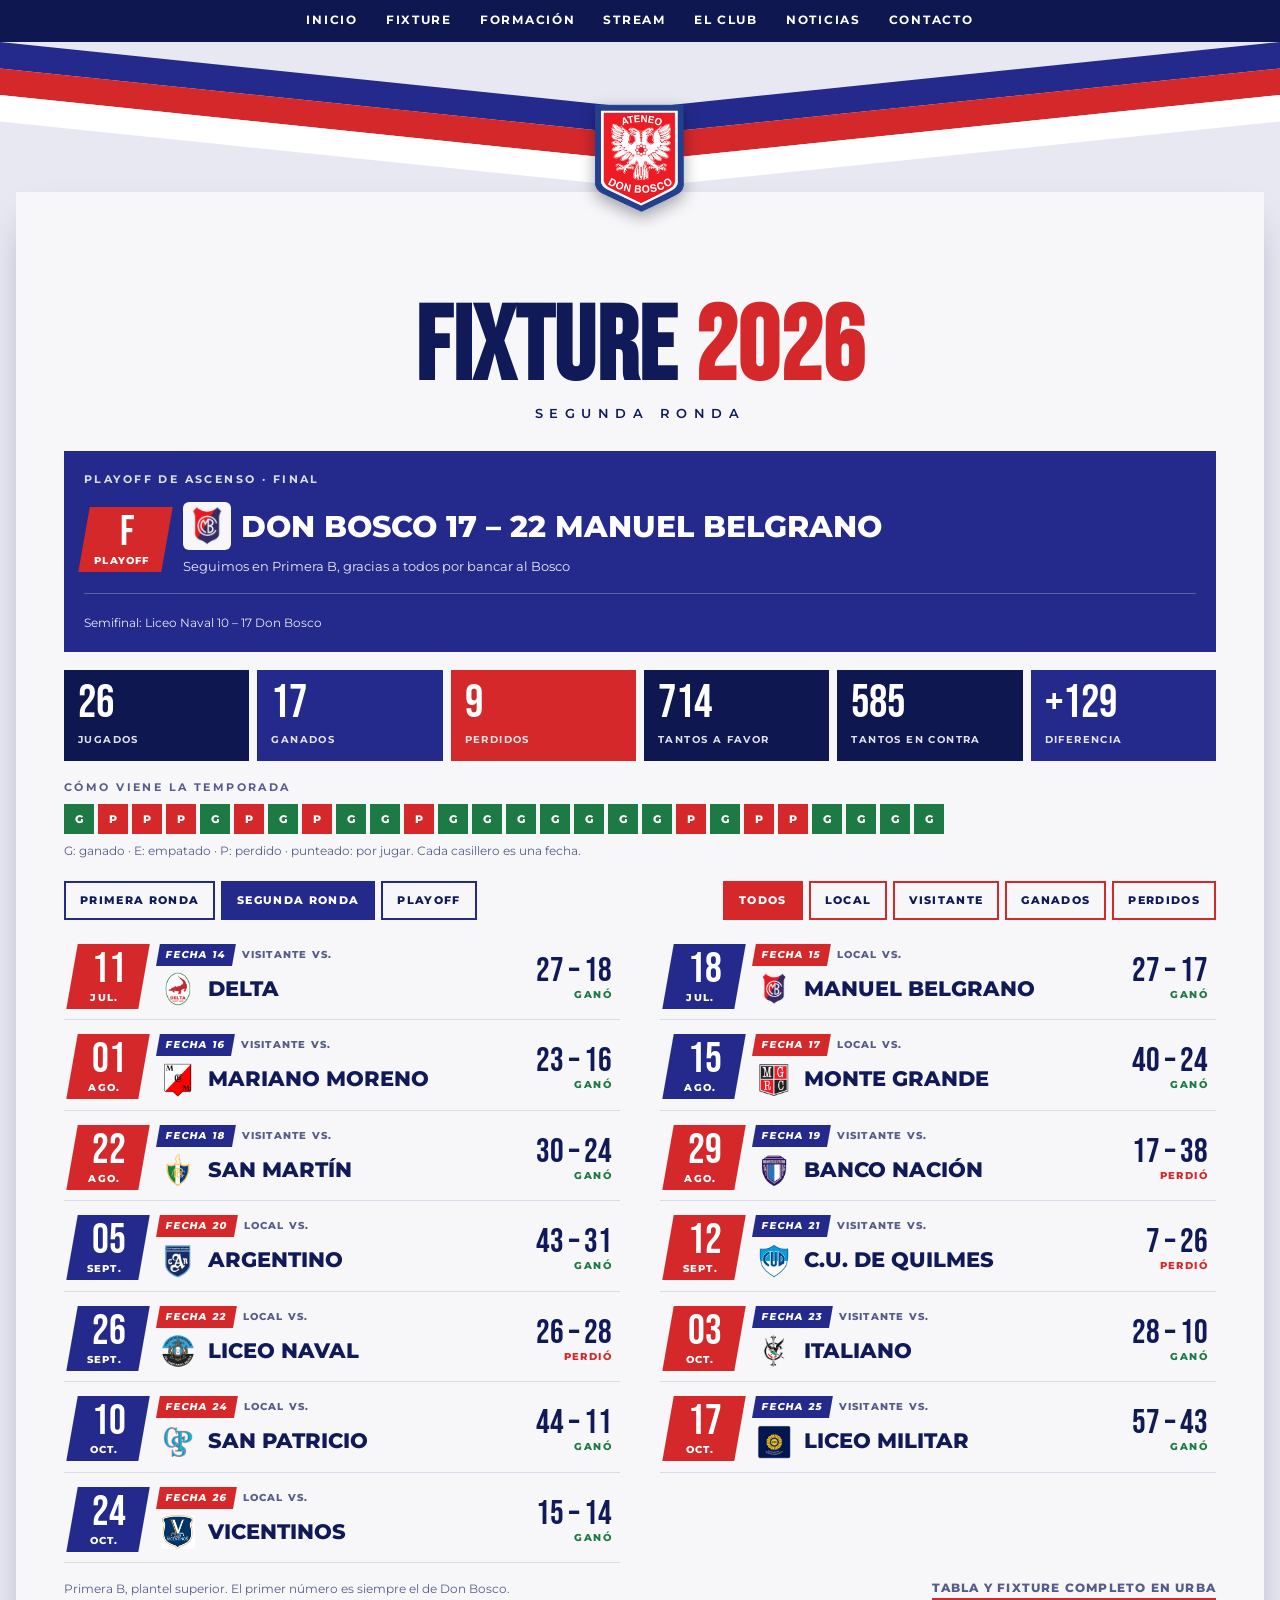
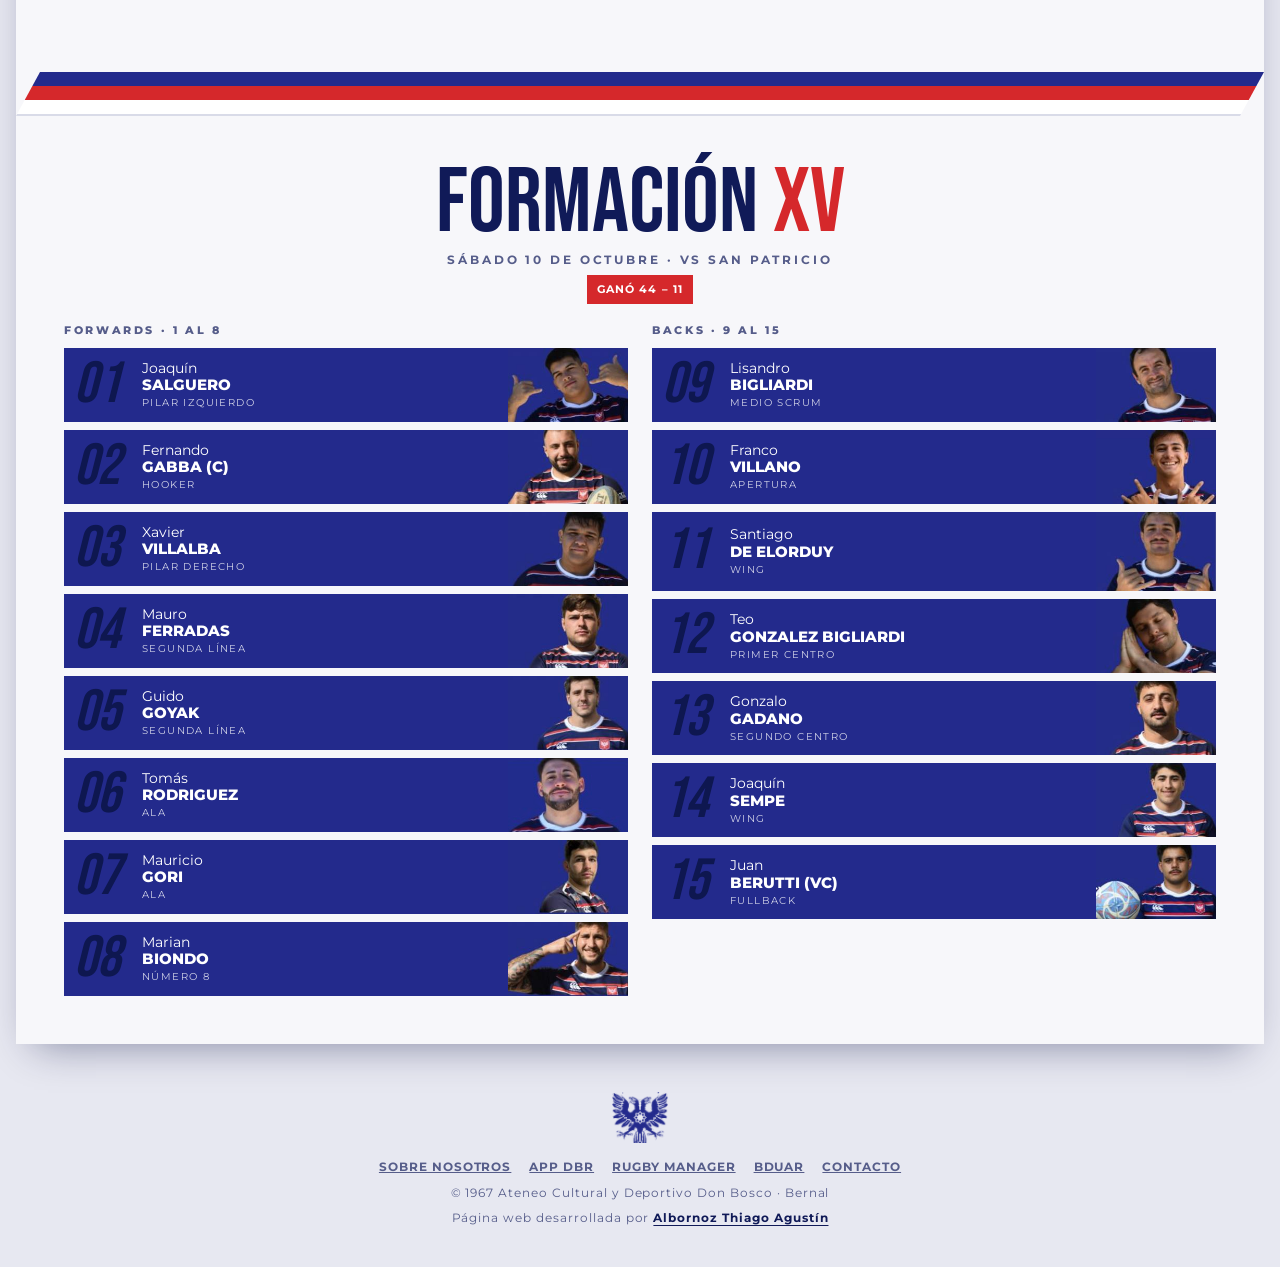
<file: Web/fixture.html>
<!doctype html>
<html lang="es">
<head>

<!-- ############################################################ -->
<!-- CONFIGURACIÓN BÁSICA -->
<!-- ############################################################ -->
<meta charset="utf-8">
<meta name="viewport" content="width=device-width, initial-scale=1, viewport-fit=cover">
<meta name="theme-color" content="#0e1750" media="(prefers-color-scheme: light)">
<meta name="theme-color" content="#060a2c" media="(prefers-color-scheme: dark)">
<meta name="apple-mobile-web-app-capable" content="yes">
<meta name="mobile-web-app-capable" content="yes">
<meta name="apple-mobile-web-app-title" content="Don Bosco Rugby">
<meta name="apple-mobile-web-app-status-bar-style" content="black-translucent">

<!-- ############################################################ -->
<!-- TÍTULO Y DESCRIPCIÓN -->
<!-- ############################################################ -->
<title>Fixture y formación · Don Bosco Rugby</title>
<meta name="description" content="Fixture, resultados y formación de la Primera de Don Bosco en Primera B URBA 2026.">
<link rel="canonical" href="https://albornozthiago.github.io/DonBoscoRugby-Web/fixture.html">

<!-- ############################################################ -->
<!-- REDES SOCIALES (OPEN GRAPH Y TWITTER) -->
<!-- ############################################################ -->
<meta property="og:type" content="website">
<meta property="og:locale" content="es_AR">
<meta property="og:site_name" content="Don Bosco Rugby">
<meta property="og:title" content="Fixture y formación · Don Bosco Rugby">
<meta property="og:description" content="Fixture, resultados y formación de la Primera de Don Bosco en Primera B URBA 2026.">
<meta property="og:url" content="https://albornozthiago.github.io/DonBoscoRugby-Web/fixture.html">
<meta property="og:image" content="https://albornozthiago.github.io/DonBoscoRugby-Web/assets/dbr/og-image.jpg">
<meta property="og:image:type" content="image/jpeg">
<meta property="og:image:width" content="1200">
<meta property="og:image:height" content="630">
<meta name="twitter:card" content="summary_large_image">
<meta name="twitter:title" content="Fixture y formación · Don Bosco Rugby">
<meta name="twitter:description" content="Fixture, resultados y formación de la Primera de Don Bosco en Primera B URBA 2026.">
<meta name="twitter:image" content="https://albornozthiago.github.io/DonBoscoRugby-Web/assets/dbr/og-image.jpg">

<!-- ############################################################ -->
<!-- ICONOS, SCRIPTS Y ESTILOS -->
<!-- ############################################################ -->
<link rel="icon" href="assets/crest.png">
<link rel="apple-touch-icon" href="assets/crest.png">
<script src="js/boot.js?v=20261116g"></script>
<script src="js/analytics.js?v=20261116g" async></script>
<link rel="preconnect" href="https://fonts.googleapis.com">
<link rel="preconnect" href="https://fonts.gstatic.com" crossorigin>
<link rel="stylesheet" href="https://fonts.googleapis.com/css2?family=Bebas+Neue&family=Montserrat:wght@400;500;600;700;800&display=block">
<link rel="stylesheet" href="css/styles.css?v=20261116g">
</head>
<body>

<!-- ############################################################ -->
<!-- MENÚ DE NAVEGACIÓN -->
<!-- ############################################################ -->
<nav class="menu" aria-label="Secciones">
  <button type="button" class="nv nv-prev" aria-label="Ver ítems anteriores del menú">&#8249;</button>
  <ul>
    <li><a href="index.html">Inicio</a></li>
    <li><a href="fixture.html" aria-current="page">Fixture</a></li>
    <li><a href="fixture.html#plantel">Formación</a></li>
    <li><a href="index.html#stream">Stream</a></li>
    <li><a href="club.html">El club</a></li>
    <li><a href="index.html#noticias">Noticias</a></li>
    <li><a href="club.html#contacto">Contacto</a></li>
  </ul>
  <button type="button" class="nv nv-next" aria-label="Ver más ítems del menú">&#8250;</button>
</nav>

<!-- ############################################################ -->
<!-- FRANJAS Y ESCUDO -->
<!-- ############################################################ -->
<div class="top">
  <svg class="stripes" viewBox="0 0 1200 170" preserveAspectRatio="none" aria-hidden="true">
    <g>
      <polygon class="s1" points="0,0 600,75 600,105 0,30"/>
      <polygon class="s2" points="0,30 600,105 600,135 0,60"/>
      <polygon class="s3" points="0,60 600,135 600,165 0,90"/>
      <polygon class="s1" points="1200,0 600,75 600,105 1200,30"/>
      <polygon class="s2" points="1200,30 600,105 600,135 1200,60"/>
      <polygon class="s3" points="1200,60 600,135 600,165 1200,90"/>
    </g>
  </svg>
  <a href="index.html"><img class="crest" src="assets/crest.png" alt="Escudo del Ateneo Don Bosco" width="112" height="112"></a>
</div>

<!-- ############################################################ -->
<!-- CONTENIDO PRINCIPAL -->
<!-- ############################################################ -->
<main class="sheet">

  <!-- ############################################################ -->
  <!-- FIXTURE Y RESULTADOS -->
  <!-- ############################################################ -->
  <section id="resultados">
    <div class="head">
      <h2 class="mega"><span class="b">Fixture</span> <span class="r">2026</span></h2>
      <p class="spaced" id="round-label">Segunda ronda</p>
    </div>

    <!-- ############################################################ -->
    <!-- PRÓXIMO PARTIDO -->
    <!-- ############################################################ -->
    <aside class="next" aria-live="polite">
      <p class="eyebrow" id="nx-eyebrow">Próximo partido · Plantel superior</p>
      <div class="row">
        <div class="tab" id="nx-tab"><span class="d">10</span><span class="m">Oct.</span></div>
        <div>
          <p class="vs" id="nx-vs">vs San Patricio</p>
          <p class="sub" id="nx-sub">Fecha 24 · Local · Predio de Bernal</p>
        </div>
      </div>
      <p class="days" id="nx-days"></p>
      <p class="last" id="nx-last"></p>
    </aside>

    <!-- ############################################################ -->
    <!-- ESTADÍSTICAS -->
    <!-- ############################################################ -->
    <div class="tiles" id="tiles"></div>

    <!-- ############################################################ -->
    <!-- RACHA DE LA TEMPORADA -->
    <!-- ############################################################ -->
    <div class="formstrip-wrap">
      <span class="eyebrow">Cómo viene la temporada</span>
      <div class="formstrip" id="formstrip"></div>
      <p class="legend">G: ganado · E: empatado · P: perdido · punteado: por jugar. Cada casillero es una fecha.</p>
    </div>

    <!-- ############################################################ -->
    <!-- FILTROS DEL FIXTURE -->
    <!-- ############################################################ -->
    <div class="controls">
      <div class="seg" id="seg-round" role="group" aria-label="Ronda">
        <button type="button" data-r="1" aria-pressed="false">Primera ronda</button>
        <button type="button" data-r="2" aria-pressed="true">Segunda ronda</button>
        <button type="button" data-r="3" aria-pressed="false" id="po-btn" hidden>Playoff</button>
      </div>
      <div class="seg red" id="seg-filter" role="group" aria-label="Filtro">
        <button type="button" data-f="all" aria-pressed="true">Todos</button>
        <button type="button" data-f="L" aria-pressed="false">Local</button>
        <button type="button" data-f="V" aria-pressed="false">Visitante</button>
        <button type="button" data-f="G" aria-pressed="false">Ganados</button><button type="button" data-f="E" aria-pressed="false" hidden>Empatados</button>
        <button type="button" data-f="P" aria-pressed="false">Perdidos</button>
      </div>
    </div>

    <!-- ############################################################ -->
    <!-- LISTA DE PARTIDOS -->
    <!-- ############################################################ -->
    <ol class="fixture" id="fixture-list"></ol>
    <div class="src">
      <span>Primera B, plantel superior. El primer número es siempre el de Don Bosco.</span>
      <a href="https://urba.org.ar/fixture?year=2026&amp;id=2025178" target="_blank" rel="noopener">Tabla y fixture completo en URBA</a>
    </div>
  </section>

  <div class="bandera" aria-hidden="true"></div>

  <!-- ############################################################ -->
  <!-- FORMACIÓN XV -->
  <!-- ############################################################ -->
  <section id="plantel">
    <div class="panel-title">
      <h3>Formación <span class="r">XV</span></h3>
      <p id="xv-match">Sábado 10 de octubre · vs San Patricio</p>
      <span class="chip red" id="xv-res">Ganó 44 – 11</span>
    </div>

    <!-- ############################################################ -->
    <!-- JUGADORES -->
    <!-- ############################################################ -->
    <div class="xvgrid">
      <div><h4>Forwards · 1 al 8</h4><ol class="xv" id="xv-f"></ol></div>
      <div><h4>Backs · 9 al 15</h4><ol class="xv" id="xv-b"></ol></div>
    </div>
  </section>
</main>

<!-- ############################################################ -->
<!-- PIE DE PÁGINA -->
<!-- ############################################################ -->
<footer class="wrap">
  <div class="links">
    <a href="club.html">Sobre nosotros</a>
    <a href="https://simplesolutions.com.ar/donbosco/" target="_blank" rel="noopener">App DBR</a>
    <a href="https://www.rugbymanager.com.ar" target="_blank" rel="noopener">Rugby Manager</a>
    <a href="https://bd.uar.com.ar/registro" target="_blank" rel="noopener">BDUAR</a>
    <a href="club.html#contacto">Contacto</a>
  </div>
  <p>© 1967 Ateneo Cultural y Deportivo Don Bosco · Bernal</p>
  <p class="credit">Página web desarrollada por <a href="https://www.linkedin.com/in/thiago-albornoz/" target="_blank" rel="noopener">Albornoz Thiago Agustín</a></p>
</footer>

<!-- ############################################################ -->
<!-- SCRIPT PRINCIPAL -->
<!-- ############################################################ -->
<script src="js/app.js?v=20261116g"></script>
</body>
</html>
</file>
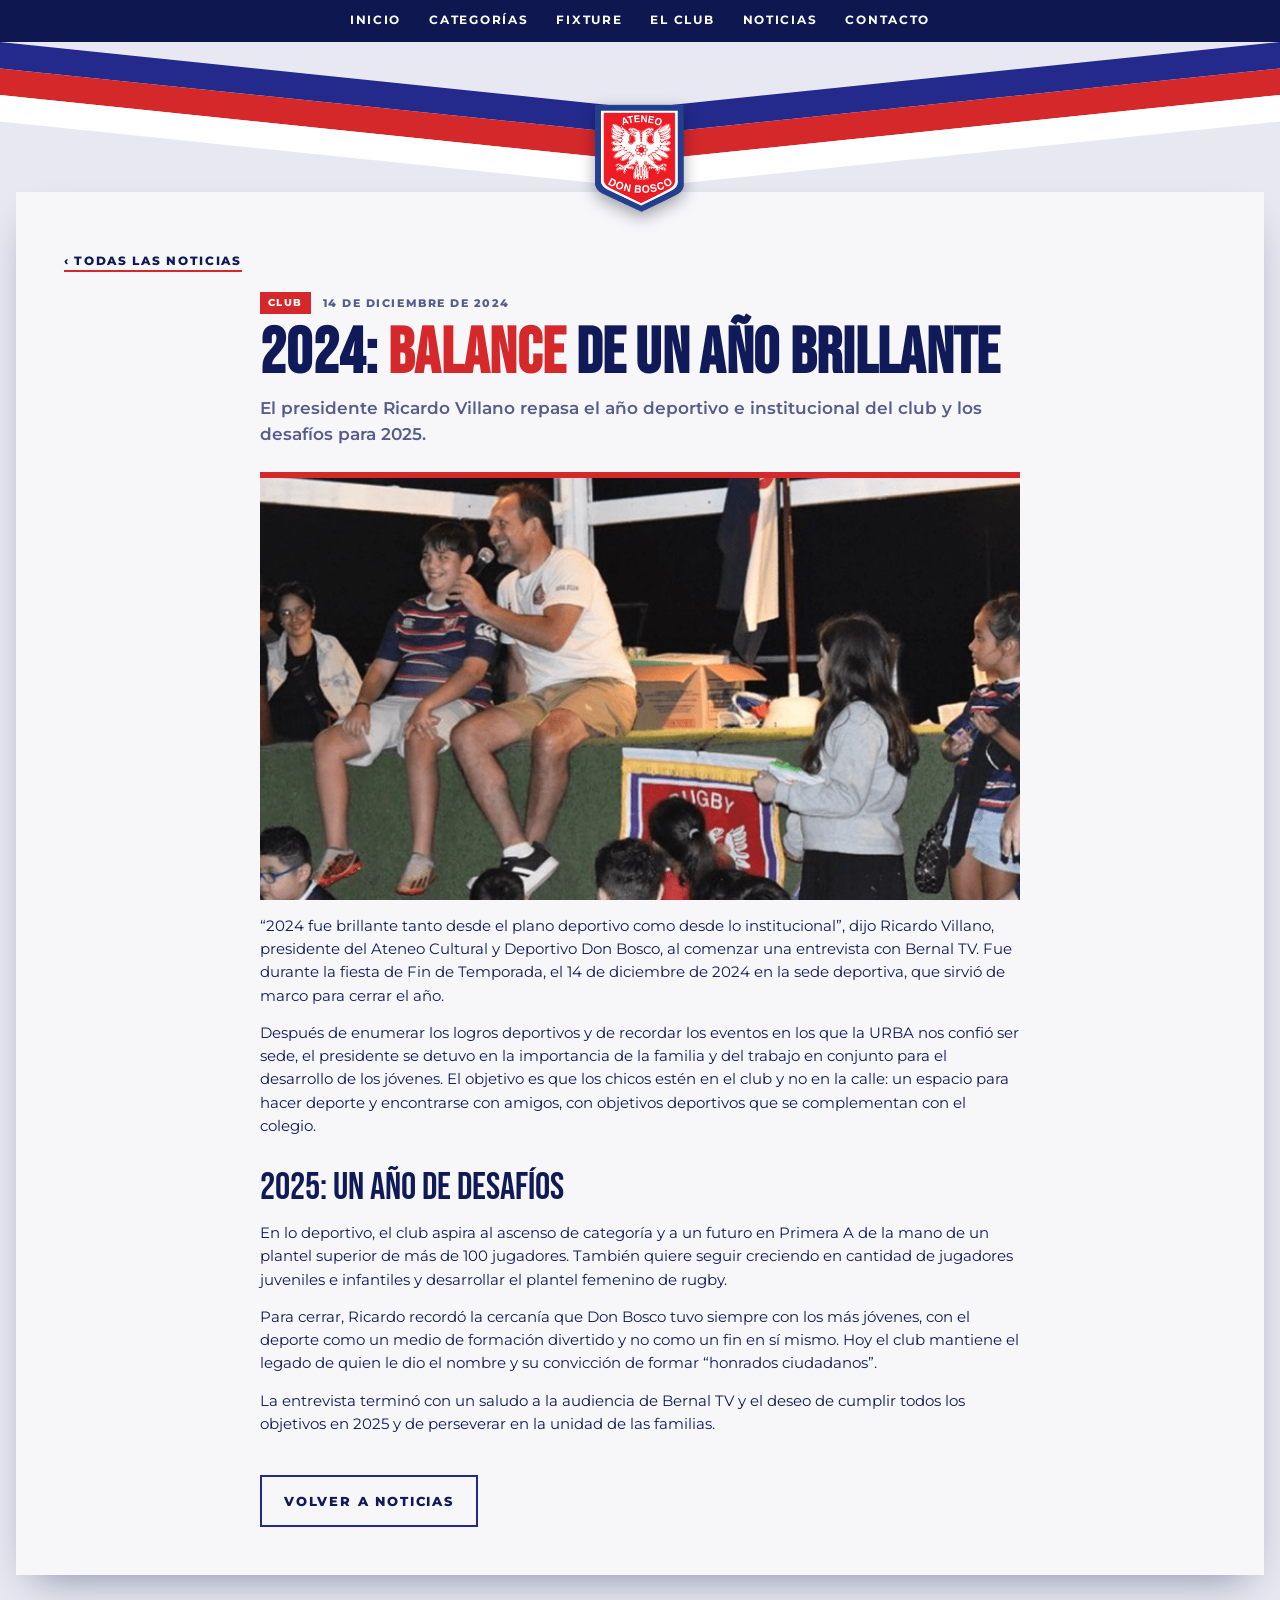
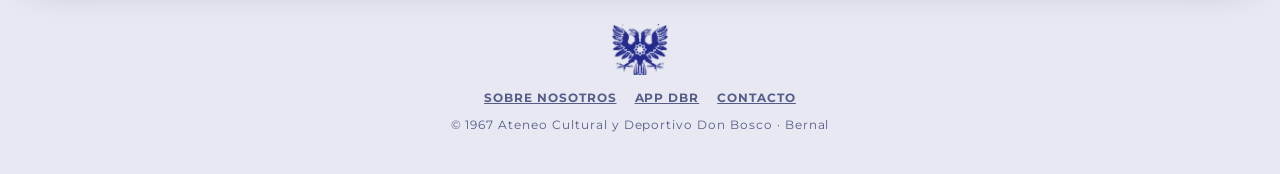
<file: Web/noticias/2024-balance-de-un-ano-brillante.html>
<!doctype html>
<html lang="es">
<head>

<!-- ############################################################ -->
<!-- CONFIGURACIÓN BÁSICA -->
<!-- ############################################################ -->
<meta charset="utf-8">
<meta name="viewport" content="width=device-width, initial-scale=1, viewport-fit=cover">
<meta name="theme-color" content="#0e1750" media="(prefers-color-scheme: light)">
<meta name="theme-color" content="#060a2c" media="(prefers-color-scheme: dark)">

<!-- ############################################################ -->
<!-- TÍTULO Y DESCRIPCIÓN -->
<!-- ############################################################ -->
<title>2024: balance de un año brillante · Don Bosco Rugby</title>
<meta name="description" content="El presidente Ricardo Villano repasa el año deportivo e institucional del club y los desafíos para 2025.">

<!-- ############################################################ -->
<!-- REDES SOCIALES (OPEN GRAPH Y TWITTER) -->
<!-- ############################################################ -->
<meta property="og:type" content="article">
<meta property="og:title" content="2024: balance de un año brillante">
<meta property="og:description" content="El presidente Ricardo Villano repasa el año deportivo e institucional del club y los desafíos para 2025.">
<meta property="og:image" content="../assets/noticias/club/balance/balance-web.jpg">

<!-- ############################################################ -->
<!-- ICONOS, SCRIPTS Y ESTILOS -->
<!-- ############################################################ -->
<link rel="icon" href="../assets/crest.png">
<link rel="apple-touch-icon" href="../assets/crest.png">
<link rel="preconnect" href="https://fonts.googleapis.com">
<link rel="preconnect" href="https://fonts.gstatic.com" crossorigin>
<link rel="stylesheet" href="https://fonts.googleapis.com/css2?family=Bebas+Neue&family=Montserrat:wght@400;500;600;700;800&display=swap">
<link rel="stylesheet" href="../css/styles.css?v=20261016e">
</head>
<body>

<!-- ############################################################ -->
<!-- MENÚ DE NAVEGACIÓN -->
<!-- ############################################################ -->
<nav class="menu" aria-label="Secciones">
  <ul>
    <li><a href="../index.html">Inicio</a></li>
    <li><a href="../index.html#categorias">Categorías</a></li>
    <li><a href="../fixture.html">Fixture</a></li>
    <li><a href="../club.html">El club</a></li>
    <li><a href="../index.html#noticias">Noticias</a></li>
    <li><a href="../club.html#contacto">Contacto</a></li>
  </ul>
</nav>

<!-- ############################################################ -->
<!-- FRANJAS Y ESCUDO -->
<!-- ############################################################ -->
<div class="top">
  <svg class="stripes" viewBox="0 0 1200 170" preserveAspectRatio="none" aria-hidden="true">
    <g>
      <polygon class="s1" points="0,0 600,75 600,105 0,30"/>
      <polygon class="s2" points="0,30 600,105 600,135 0,60"/>
      <polygon class="s3" points="0,60 600,135 600,165 0,90"/>
      <polygon class="s1" points="1200,0 600,75 600,105 1200,30"/>
      <polygon class="s2" points="1200,30 600,105 600,135 1200,60"/>
      <polygon class="s3" points="1200,60 600,135 600,165 1200,90"/>
    </g>
  </svg>
  <a href="../index.html"><img class="crest" src="../assets/crest.png" alt="Escudo del Ateneo Don Bosco" width="112" height="112"></a>
</div>

<!-- ############################################################ -->
<!-- CONTENIDO PRINCIPAL -->
<!-- ############################################################ -->
<main class="sheet post">
  <a class="back" href="../index.html#noticias">&#8249; Todas las noticias</a>

  <!-- ############################################################ -->
  <!-- NOTA -->
  <!-- ############################################################ -->
  <article>
    <div class="meta"><span class="cat-t">Club</span><time datetime="2024-12-14">14 de diciembre de 2024</time></div>
    <h1 class="mega"><span class="b">2024:</span> <span class="r">balance</span> de un año brillante</h1>
    <p class="lead">El presidente Ricardo Villano repasa el año deportivo e institucional del club y los desafíos para 2025.</p>
    <figure class="cover"><img src="../assets/noticias/club/balance/balance-web.jpg" alt="Fiesta de Fin de Temporada 2024 en el club" width="1170" height="650"></figure>
    <div class="body">
<p>“2024 fue brillante tanto desde el plano deportivo como desde lo institucional”, dijo Ricardo Villano, presidente del Ateneo Cultural y Deportivo Don Bosco, al comenzar una entrevista con Bernal TV. Fue durante la fiesta de Fin de Temporada, el 14 de diciembre de 2024 en la sede deportiva, que sirvió de marco para cerrar el año.</p>
<p>Después de enumerar los logros deportivos y de recordar los eventos en los que la URBA nos confió ser sede, el presidente se detuvo en la importancia de la familia y del trabajo en conjunto para el desarrollo de los jóvenes. El objetivo es que los chicos estén en el club y no en la calle: un espacio para hacer deporte y encontrarse con amigos, con objetivos deportivos que se complementan con el colegio.</p>
<h2>2025: un año de desafíos</h2>
<p>En lo deportivo, el club aspira al ascenso de categoría y a un futuro en Primera A de la mano de un plantel superior de más de 100 jugadores. También quiere seguir creciendo en cantidad de jugadores juveniles e infantiles y desarrollar el plantel femenino de rugby.</p>
<p>Para cerrar, Ricardo recordó la cercanía que Don Bosco tuvo siempre con los más jóvenes, con el deporte como un medio de formación divertido y no como un fin en sí mismo. Hoy el club mantiene el legado de quien le dio el nombre y su convicción de formar “honrados ciudadanos”.</p>
<p>La entrevista terminó con un saludo a la audiencia de Bernal TV y el deseo de cumplir todos los objetivos en 2025 y de perseverar en la unidad de las familias.</p>
    </div>
  </article>
  <div class="btns"><a class="btn ghost" href="../index.html#noticias">Volver a Noticias</a></div>
</main>

<!-- ############################################################ -->
<!-- PIE DE PÁGINA -->
<!-- ############################################################ -->
<footer class="wrap">
  <div class="links">
    <a href="../club.html">Sobre nosotros</a>
    <a href="https://simplesolutions.com.ar/donbosco/" target="_blank" rel="noopener">App DBR</a>
    <a href="../club.html#contacto">Contacto</a>
  </div>
  <p>© 1967 Ateneo Cultural y Deportivo Don Bosco · Bernal</p>
</footer>
</body>
</html>
</file>
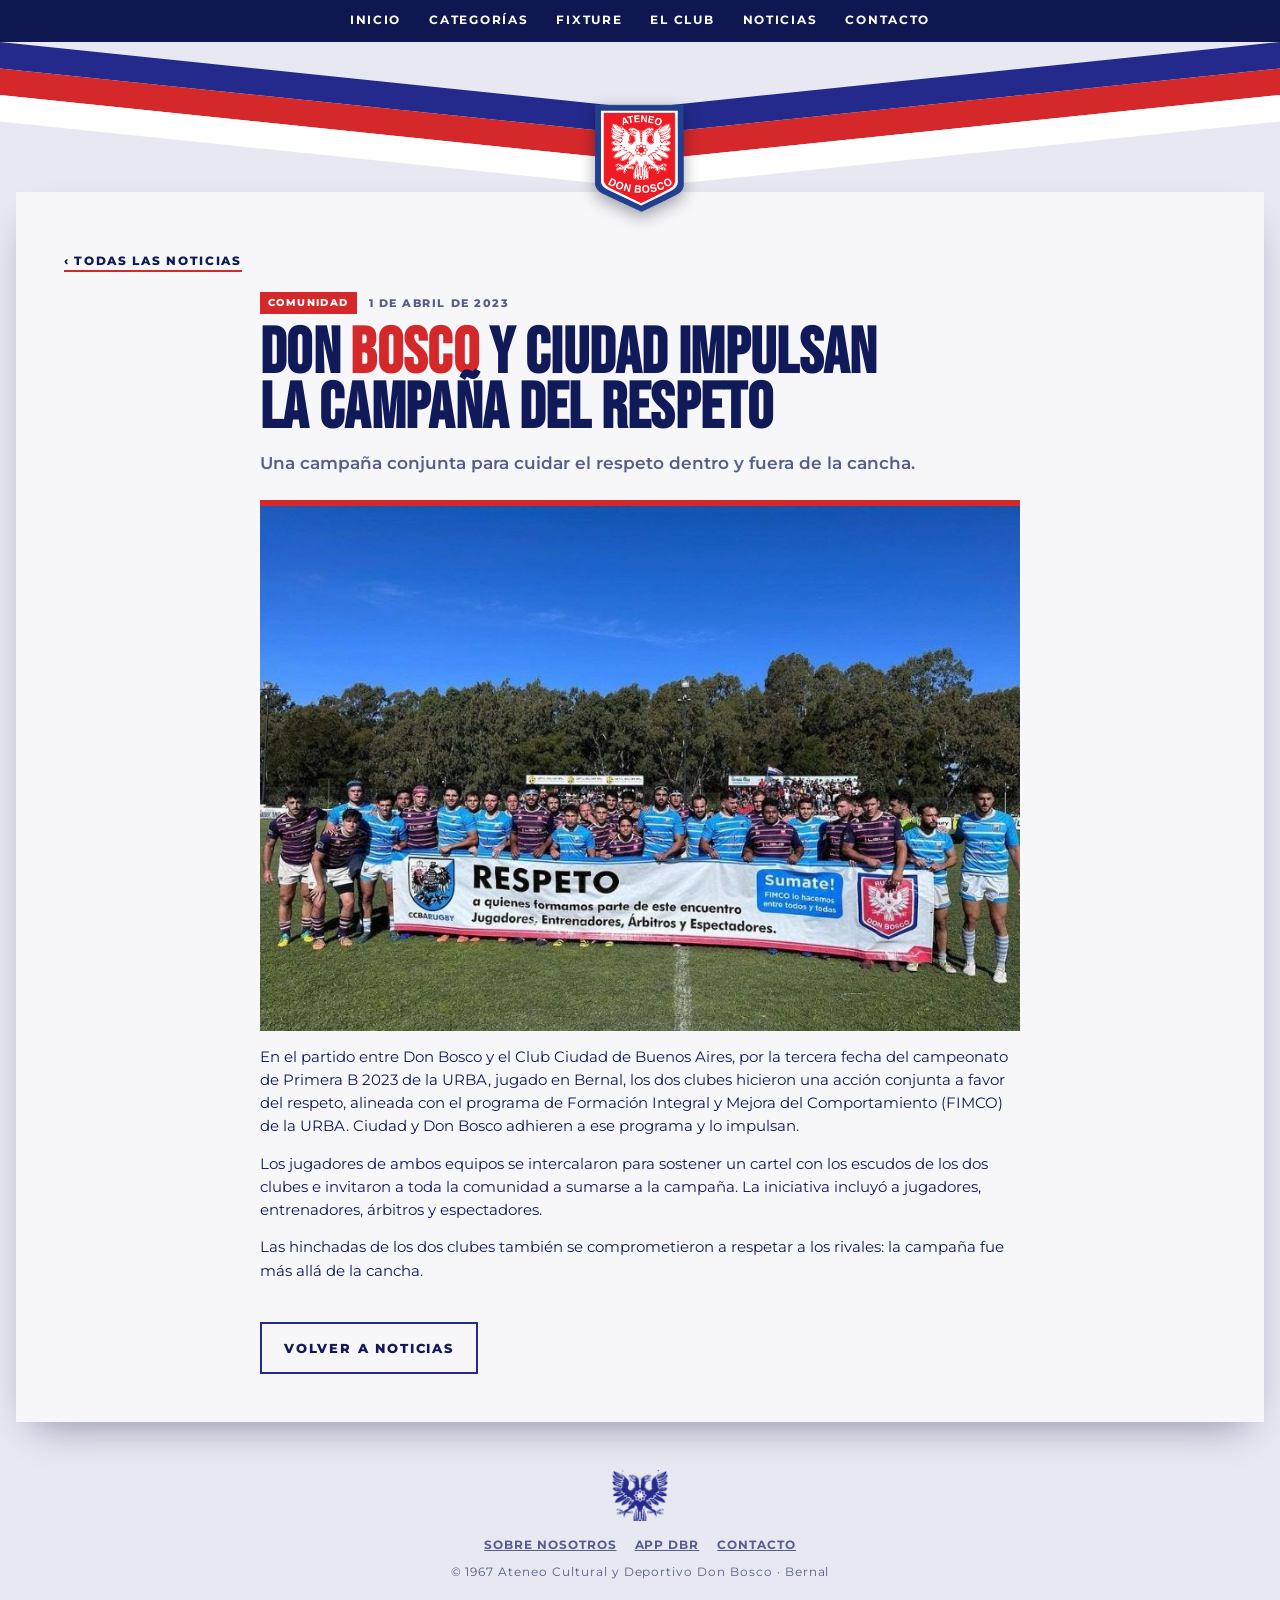
<file: Web/noticias/campana-del-respeto-don-bosco-ciudad.html>
<!doctype html>
<html lang="es">
<head>

<!-- ############################################################ -->
<!-- CONFIGURACIÓN BÁSICA -->
<!-- ############################################################ -->
<meta charset="utf-8">
<meta name="viewport" content="width=device-width, initial-scale=1, viewport-fit=cover">
<meta name="theme-color" content="#0e1750" media="(prefers-color-scheme: light)">
<meta name="theme-color" content="#060a2c" media="(prefers-color-scheme: dark)">

<!-- ############################################################ -->
<!-- TÍTULO Y DESCRIPCIÓN -->
<!-- ############################################################ -->
<title>Don Bosco y Ciudad impulsan la campaña del respeto · Don Bosco Rugby</title>
<meta name="description" content="Una campaña conjunta para cuidar el respeto dentro y fuera de la cancha.">

<!-- ############################################################ -->
<!-- REDES SOCIALES (OPEN GRAPH Y TWITTER) -->
<!-- ############################################################ -->
<meta property="og:type" content="article">
<meta property="og:title" content="Don Bosco y Ciudad impulsan la campaña del respeto">
<meta property="og:description" content="Una campaña conjunta para cuidar el respeto dentro y fuera de la cancha.">
<meta property="og:image" content="../assets/noticias/comunidad/respeto/respeto.jpeg">

<!-- ############################################################ -->
<!-- ICONOS, SCRIPTS Y ESTILOS -->
<!-- ############################################################ -->
<link rel="icon" href="../assets/crest.png">
<link rel="apple-touch-icon" href="../assets/crest.png">
<link rel="preconnect" href="https://fonts.googleapis.com">
<link rel="preconnect" href="https://fonts.gstatic.com" crossorigin>
<link rel="stylesheet" href="https://fonts.googleapis.com/css2?family=Bebas+Neue&family=Montserrat:wght@400;500;600;700;800&display=swap">
<link rel="stylesheet" href="../css/styles.css?v=20261016e">
</head>
<body>

<!-- ############################################################ -->
<!-- MENÚ DE NAVEGACIÓN -->
<!-- ############################################################ -->
<nav class="menu" aria-label="Secciones">
  <ul>
    <li><a href="../index.html">Inicio</a></li>
    <li><a href="../index.html#categorias">Categorías</a></li>
    <li><a href="../fixture.html">Fixture</a></li>
    <li><a href="../club.html">El club</a></li>
    <li><a href="../index.html#noticias">Noticias</a></li>
    <li><a href="../club.html#contacto">Contacto</a></li>
  </ul>
</nav>

<!-- ############################################################ -->
<!-- FRANJAS Y ESCUDO -->
<!-- ############################################################ -->
<div class="top">
  <svg class="stripes" viewBox="0 0 1200 170" preserveAspectRatio="none" aria-hidden="true">
    <g>
      <polygon class="s1" points="0,0 600,75 600,105 0,30"/>
      <polygon class="s2" points="0,30 600,105 600,135 0,60"/>
      <polygon class="s3" points="0,60 600,135 600,165 0,90"/>
      <polygon class="s1" points="1200,0 600,75 600,105 1200,30"/>
      <polygon class="s2" points="1200,30 600,105 600,135 1200,60"/>
      <polygon class="s3" points="1200,60 600,135 600,165 1200,90"/>
    </g>
  </svg>
  <a href="../index.html"><img class="crest" src="../assets/crest.png" alt="Escudo del Ateneo Don Bosco" width="112" height="112"></a>
</div>

<!-- ############################################################ -->
<!-- CONTENIDO PRINCIPAL -->
<!-- ############################################################ -->
<main class="sheet post">
  <a class="back" href="../index.html#noticias">&#8249; Todas las noticias</a>

  <!-- ############################################################ -->
  <!-- NOTA -->
  <!-- ############################################################ -->
  <article>
    <div class="meta"><span class="cat-t">Comunidad</span><time datetime="2023-04-01">1 de abril de 2023</time></div>
    <h1 class="mega"><span class="b">Don</span> <span class="r">Bosco</span> y Ciudad impulsan la campaña del respeto</h1>
    <p class="lead">Una campaña conjunta para cuidar el respeto dentro y fuera de la cancha.</p>
    <figure class="cover"><img src="../assets/noticias/comunidad/respeto/respeto.jpeg" alt="Jugadores de Don Bosco y Ciudad con el cartel de la campaña del respeto" width="1170" height="650"></figure>
    <div class="body">
<p>En el partido entre Don Bosco y el Club Ciudad de Buenos Aires, por la tercera fecha del campeonato de Primera B 2023 de la URBA, jugado en Bernal, los dos clubes hicieron una acción conjunta a favor del respeto, alineada con el programa de Formación Integral y Mejora del Comportamiento (FIMCO) de la URBA. Ciudad y Don Bosco adhieren a ese programa y lo impulsan.</p>
<p>Los jugadores de ambos equipos se intercalaron para sostener un cartel con los escudos de los dos clubes e invitaron a toda la comunidad a sumarse a la campaña. La iniciativa incluyó a jugadores, entrenadores, árbitros y espectadores.</p>
<p>Las hinchadas de los dos clubes también se comprometieron a respetar a los rivales: la campaña fue más allá de la cancha.</p>
    </div>
  </article>
  <div class="btns"><a class="btn ghost" href="../index.html#noticias">Volver a Noticias</a></div>
</main>

<!-- ############################################################ -->
<!-- PIE DE PÁGINA -->
<!-- ############################################################ -->
<footer class="wrap">
  <div class="links">
    <a href="../club.html">Sobre nosotros</a>
    <a href="https://simplesolutions.com.ar/donbosco/" target="_blank" rel="noopener">App DBR</a>
    <a href="../club.html#contacto">Contacto</a>
  </div>
  <p>© 1967 Ateneo Cultural y Deportivo Don Bosco · Bernal</p>
</footer>
</body>
</html>
</file>
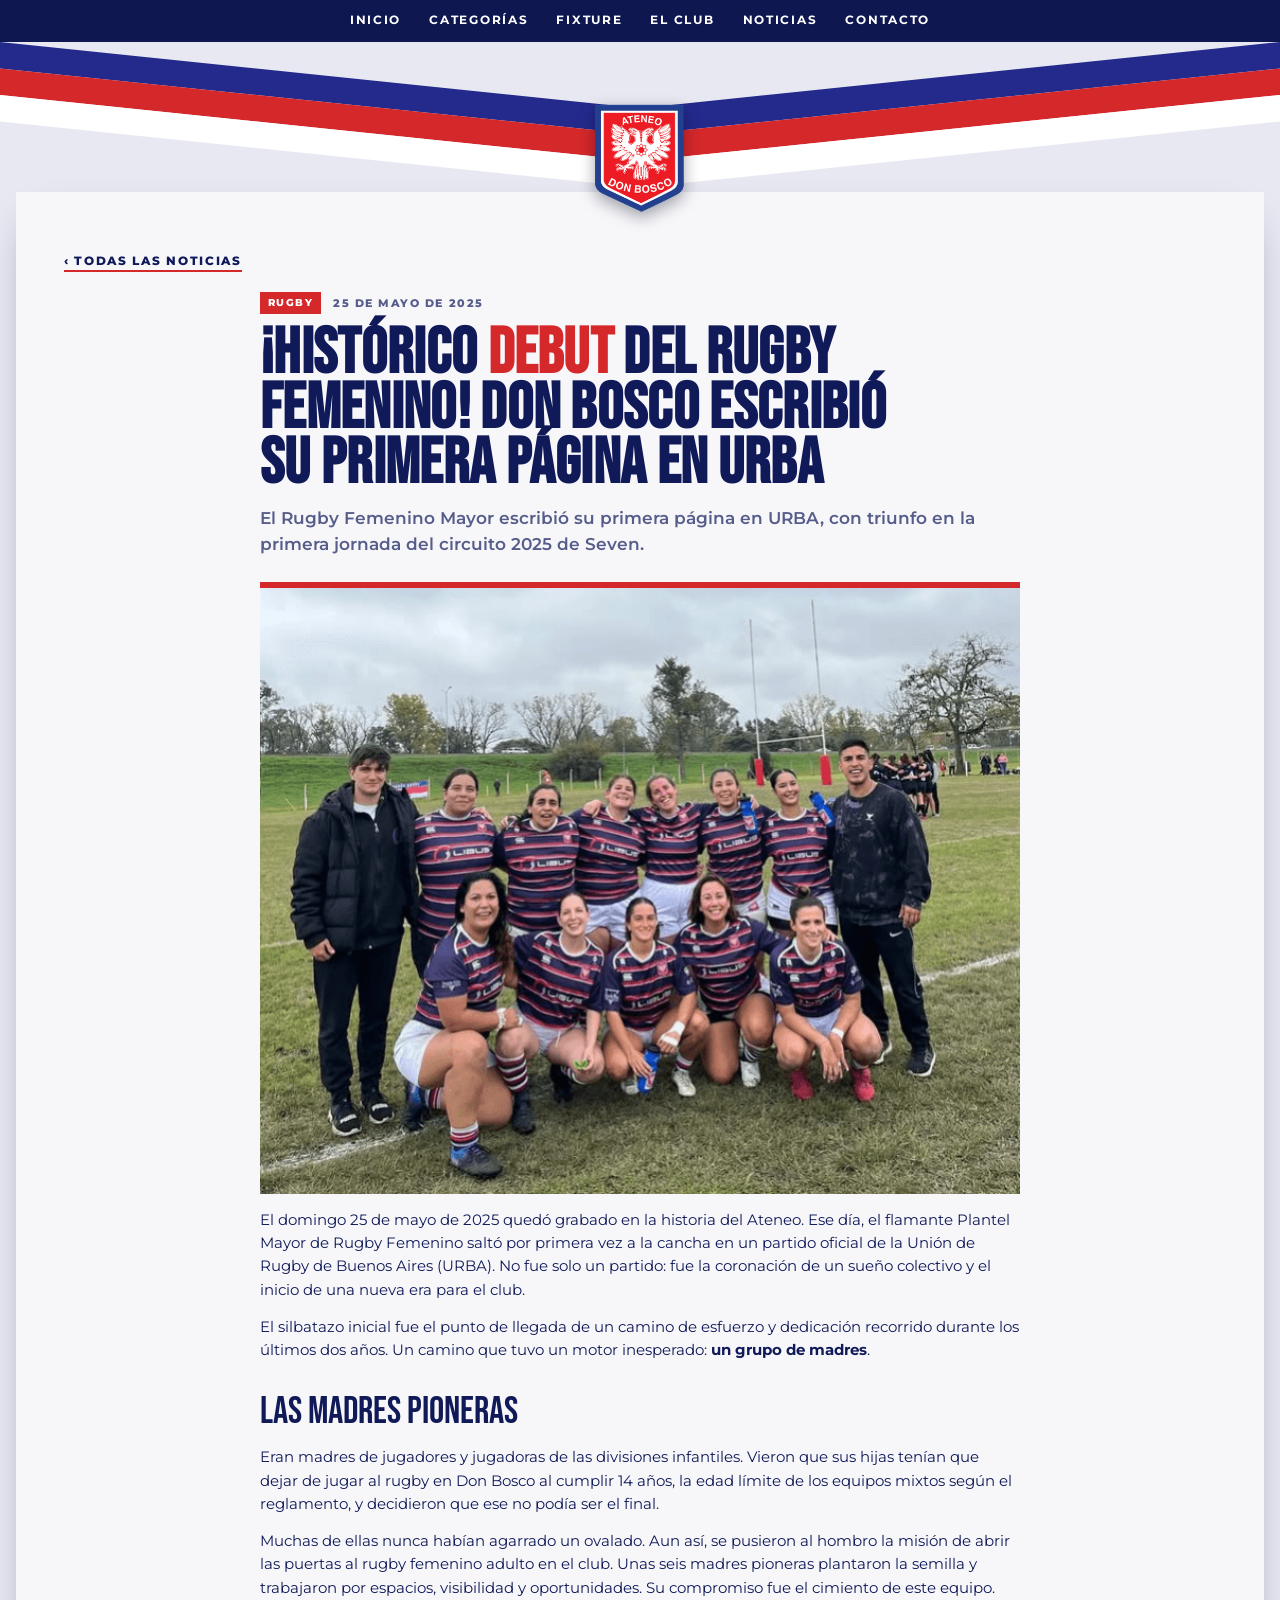
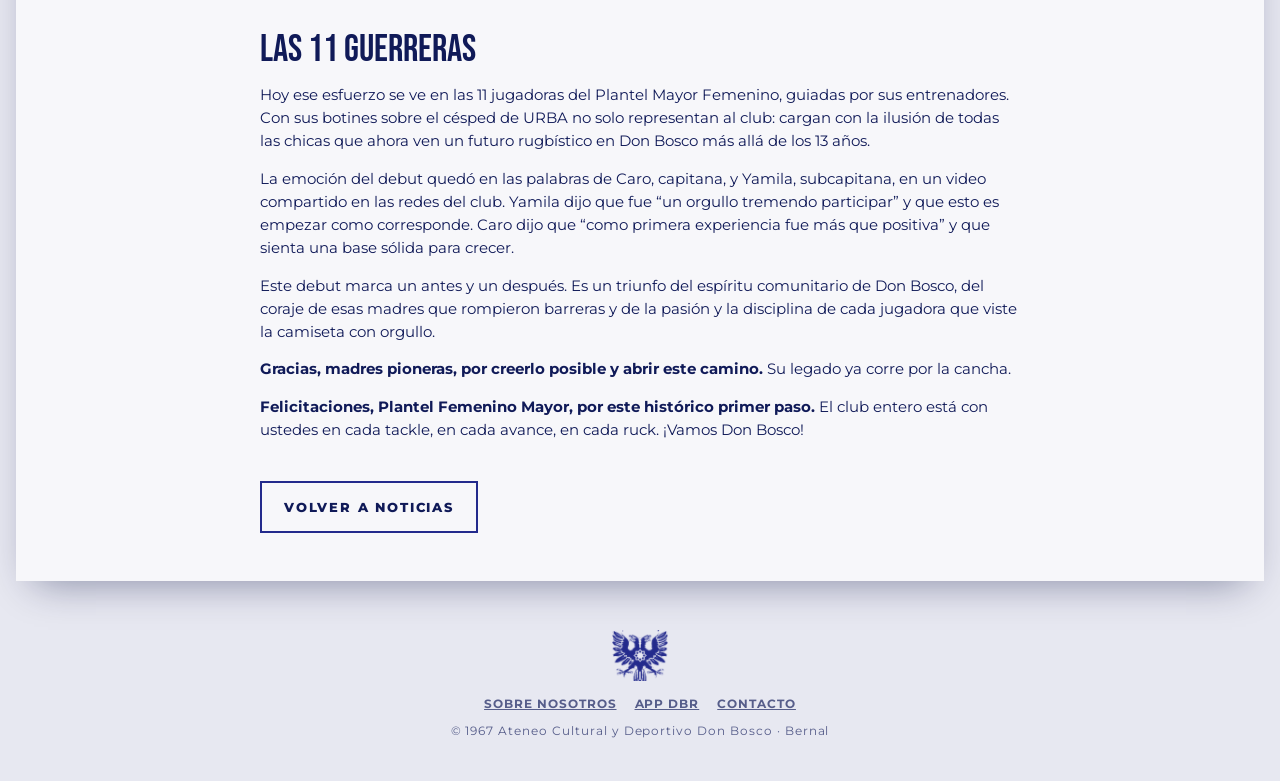
<file: Web/noticias/debut-rugby-femenino-urba.html>
<!doctype html>
<html lang="es">
<head>

<!-- ############################################################ -->
<!-- CONFIGURACIÓN BÁSICA -->
<!-- ############################################################ -->
<meta charset="utf-8">
<meta name="viewport" content="width=device-width, initial-scale=1, viewport-fit=cover">
<meta name="theme-color" content="#0e1750" media="(prefers-color-scheme: light)">
<meta name="theme-color" content="#060a2c" media="(prefers-color-scheme: dark)">

<!-- ############################################################ -->
<!-- TÍTULO Y DESCRIPCIÓN -->
<!-- ############################################################ -->
<title>¡Histórico debut del rugby femenino! Don Bosco escribió su primera página en URBA · Don Bosco Rugby</title>
<meta name="description" content="El Rugby Femenino Mayor escribió su primera página en URBA, con triunfo en la primera jornada del circuito 2025 de Seven.">

<!-- ############################################################ -->
<!-- REDES SOCIALES (OPEN GRAPH Y TWITTER) -->
<!-- ############################################################ -->
<meta property="og:type" content="article">
<meta property="og:title" content="¡Histórico debut del rugby femenino! Don Bosco escribió su primera página en URBA">
<meta property="og:description" content="El Rugby Femenino Mayor escribió su primera página en URBA, con triunfo en la primera jornada del circuito 2025 de Seven.">
<meta property="og:image" content="../assets/noticias/rugby/debut-femen/DBR-Femenino-20250525b.png">

<!-- ############################################################ -->
<!-- ICONOS, SCRIPTS Y ESTILOS -->
<!-- ############################################################ -->
<link rel="icon" href="../assets/crest.png">
<link rel="apple-touch-icon" href="../assets/crest.png">
<link rel="preconnect" href="https://fonts.googleapis.com">
<link rel="preconnect" href="https://fonts.gstatic.com" crossorigin>
<link rel="stylesheet" href="https://fonts.googleapis.com/css2?family=Bebas+Neue&family=Montserrat:wght@400;500;600;700;800&display=swap">
<link rel="stylesheet" href="../css/styles.css?v=20261016e">
</head>
<body>

<!-- ############################################################ -->
<!-- MENÚ DE NAVEGACIÓN -->
<!-- ############################################################ -->
<nav class="menu" aria-label="Secciones">
  <ul>
    <li><a href="../index.html">Inicio</a></li>
    <li><a href="../index.html#categorias">Categorías</a></li>
    <li><a href="../fixture.html">Fixture</a></li>
    <li><a href="../club.html">El club</a></li>
    <li><a href="../index.html#noticias">Noticias</a></li>
    <li><a href="../club.html#contacto">Contacto</a></li>
  </ul>
</nav>

<!-- ############################################################ -->
<!-- FRANJAS Y ESCUDO -->
<!-- ############################################################ -->
<div class="top">
  <svg class="stripes" viewBox="0 0 1200 170" preserveAspectRatio="none" aria-hidden="true">
    <g>
      <polygon class="s1" points="0,0 600,75 600,105 0,30"/>
      <polygon class="s2" points="0,30 600,105 600,135 0,60"/>
      <polygon class="s3" points="0,60 600,135 600,165 0,90"/>
      <polygon class="s1" points="1200,0 600,75 600,105 1200,30"/>
      <polygon class="s2" points="1200,30 600,105 600,135 1200,60"/>
      <polygon class="s3" points="1200,60 600,135 600,165 1200,90"/>
    </g>
  </svg>
  <a href="../index.html"><img class="crest" src="../assets/crest.png" alt="Escudo del Ateneo Don Bosco" width="112" height="112"></a>
</div>

<!-- ############################################################ -->
<!-- CONTENIDO PRINCIPAL -->
<!-- ############################################################ -->
<main class="sheet post">
  <a class="back" href="../index.html#noticias">&#8249; Todas las noticias</a>

  <!-- ############################################################ -->
  <!-- NOTA -->
  <!-- ############################################################ -->
  <article>
    <div class="meta"><span class="cat-t">Rugby</span><time datetime="2025-05-25">25 de mayo de 2025</time></div>
    <h1 class="mega"><span class="b">¡Histórico</span> <span class="r">debut</span> del rugby femenino! Don Bosco escribió su primera página en URBA</h1>
    <p class="lead">El Rugby Femenino Mayor escribió su primera página en URBA, con triunfo en la primera jornada del circuito 2025 de Seven.</p>
    <figure class="cover"><img src="../assets/noticias/rugby/debut-femen/DBR-Femenino-20250525b.png" alt="Plantel de rugby femenino mayor de Don Bosco" width="1170" height="650"></figure>
    <div class="body">
<p>El domingo 25 de mayo de 2025 quedó grabado en la historia del Ateneo. Ese día, el flamante Plantel Mayor de Rugby Femenino saltó por primera vez a la cancha en un partido oficial de la Unión de Rugby de Buenos Aires (URBA). No fue solo un partido: fue la coronación de un sueño colectivo y el inicio de una nueva era para el club.</p>
<p>El silbatazo inicial fue el punto de llegada de un camino de esfuerzo y dedicación recorrido durante los últimos dos años. Un camino que tuvo un motor inesperado: <b>un grupo de madres</b>.</p>
<h2>Las madres pioneras</h2>
<p>Eran madres de jugadores y jugadoras de las divisiones infantiles. Vieron que sus hijas tenían que dejar de jugar al rugby en Don Bosco al cumplir 14 años, la edad límite de los equipos mixtos según el reglamento, y decidieron que ese no podía ser el final.</p>
<p>Muchas de ellas nunca habían agarrado un ovalado. Aun así, se pusieron al hombro la misión de abrir las puertas al rugby femenino adulto en el club. Unas seis madres pioneras plantaron la semilla y trabajaron por espacios, visibilidad y oportunidades. Su compromiso fue el cimiento de este equipo.</p>
<h2>Las 11 guerreras</h2>
<p>Hoy ese esfuerzo se ve en las 11 jugadoras del Plantel Mayor Femenino, guiadas por sus entrenadores. Con sus botines sobre el césped de URBA no solo representan al club: cargan con la ilusión de todas las chicas que ahora ven un futuro rugbístico en Don Bosco más allá de los 13 años.</p>
<p>La emoción del debut quedó en las palabras de Caro, capitana, y Yamila, subcapitana, en un video compartido en las redes del club. Yamila dijo que fue “un orgullo tremendo participar” y que esto es empezar como corresponde. Caro dijo que “como primera experiencia fue más que positiva” y que sienta una base sólida para crecer.</p>
<p>Este debut marca un antes y un después. Es un triunfo del espíritu comunitario de Don Bosco, del coraje de esas madres que rompieron barreras y de la pasión y la disciplina de cada jugadora que viste la camiseta con orgullo.</p>
<p><b>Gracias, madres pioneras, por creerlo posible y abrir este camino.</b> Su legado ya corre por la cancha.</p>
<p><b>Felicitaciones, Plantel Femenino Mayor, por este histórico primer paso.</b> El club entero está con ustedes en cada tackle, en cada avance, en cada ruck. ¡Vamos Don Bosco!</p>
    </div>
  </article>
  <div class="btns"><a class="btn ghost" href="../index.html#noticias">Volver a Noticias</a></div>
</main>

<!-- ############################################################ -->
<!-- PIE DE PÁGINA -->
<!-- ############################################################ -->
<footer class="wrap">
  <div class="links">
    <a href="../club.html">Sobre nosotros</a>
    <a href="https://simplesolutions.com.ar/donbosco/" target="_blank" rel="noopener">App DBR</a>
    <a href="../club.html#contacto">Contacto</a>
  </div>
  <p>© 1967 Ateneo Cultural y Deportivo Don Bosco · Bernal</p>
</footer>
</body>
</html>
</file>
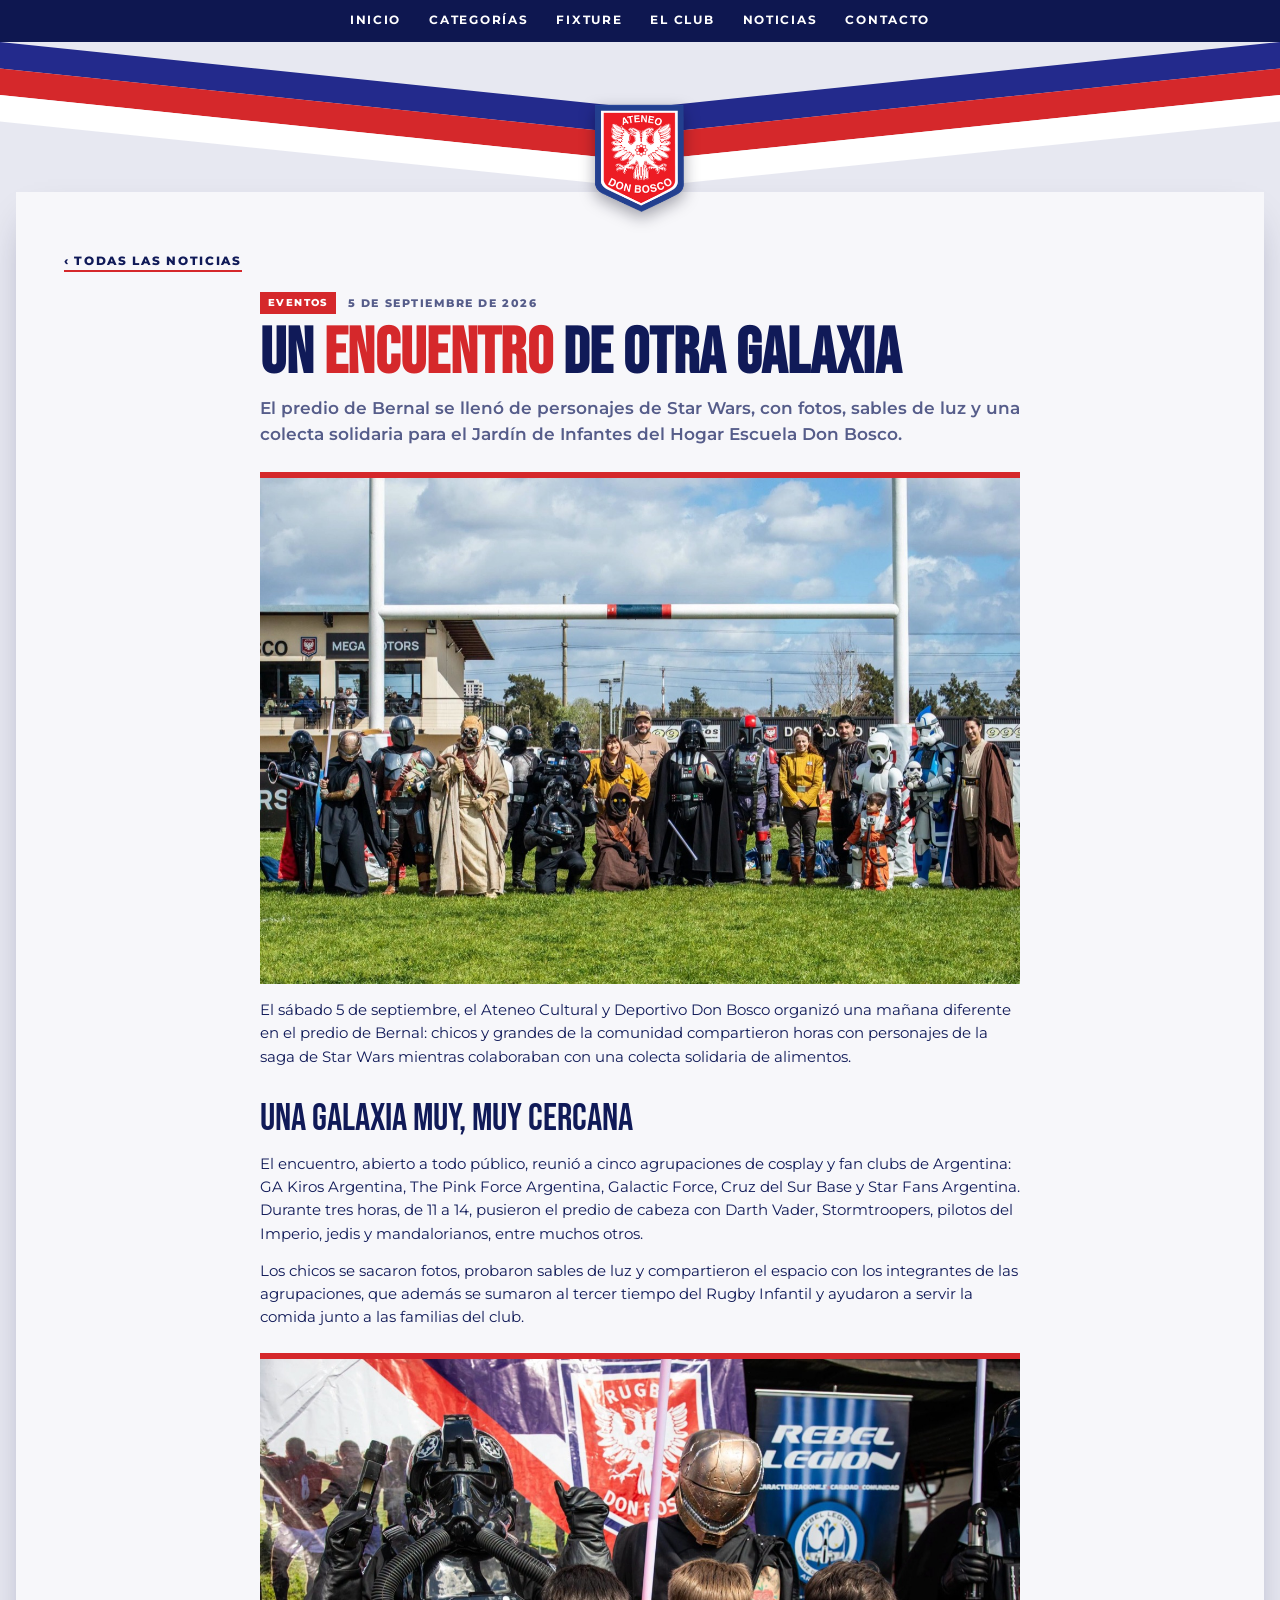
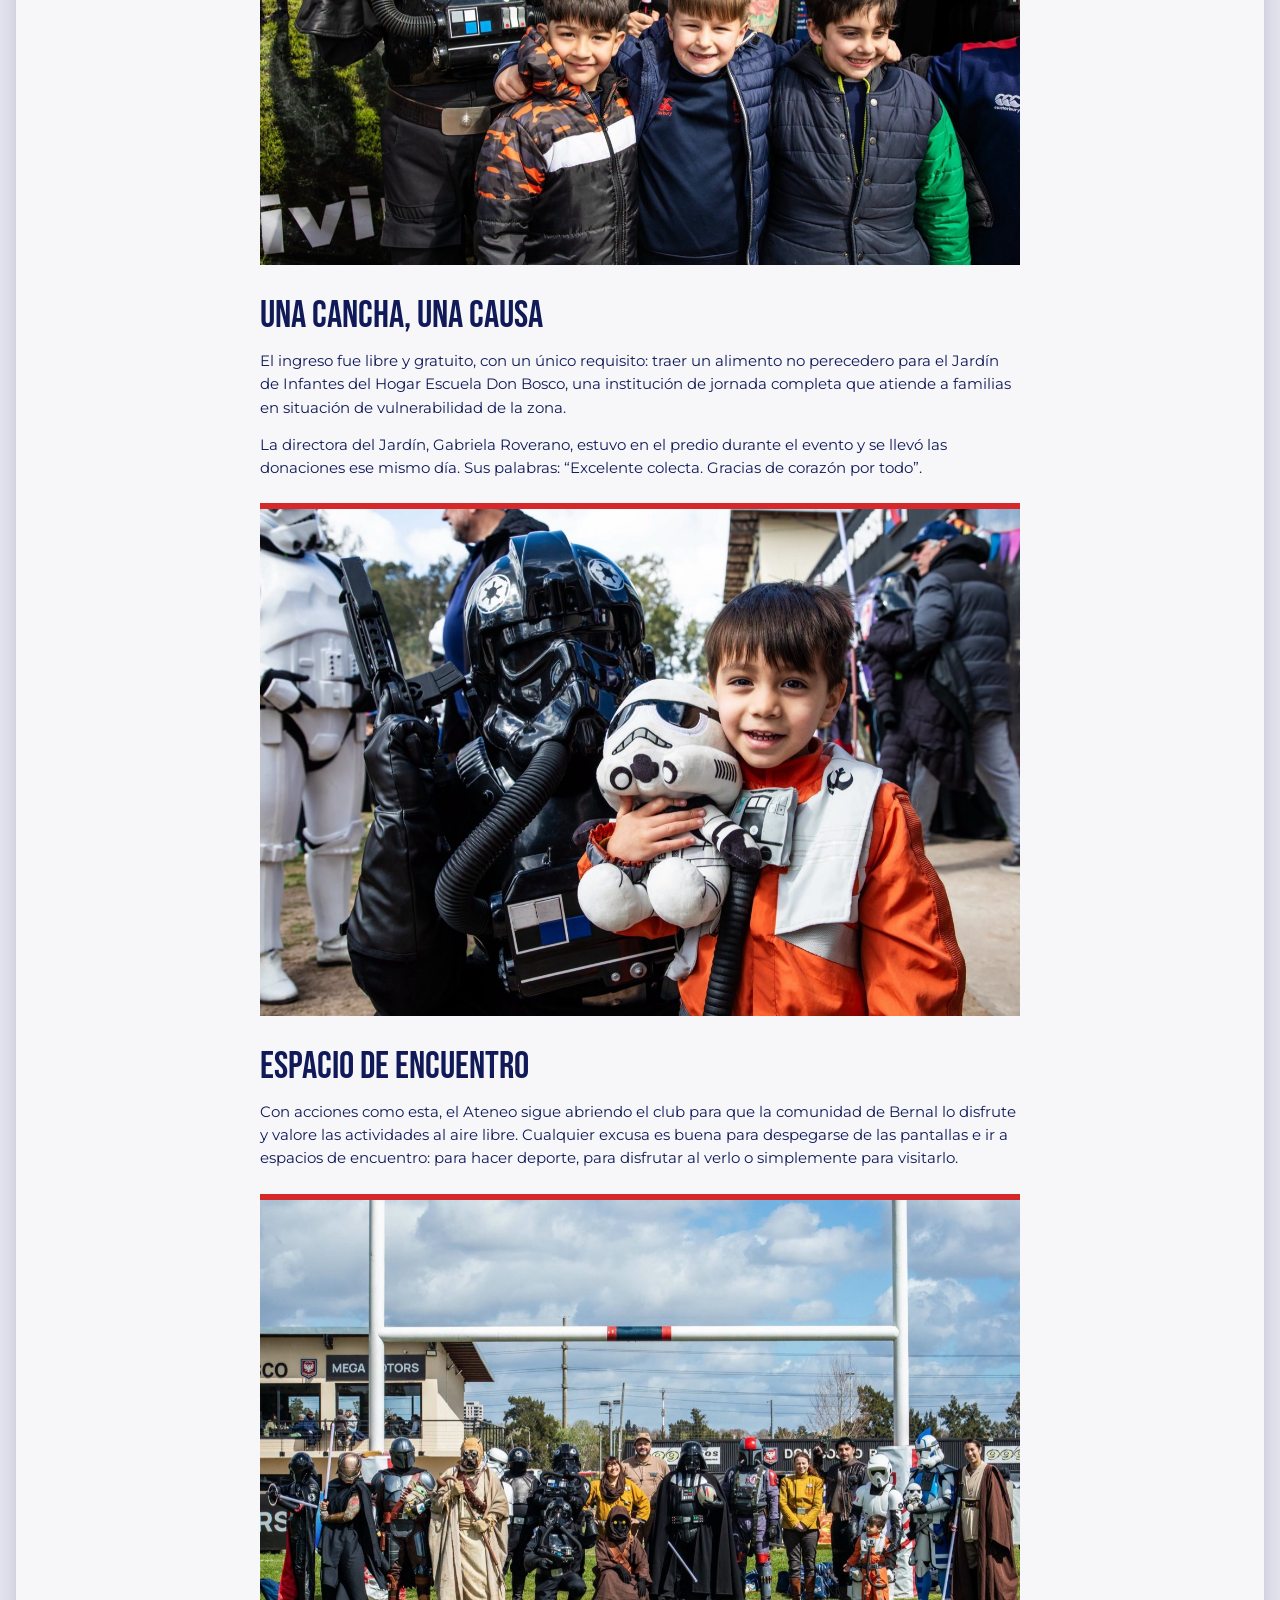
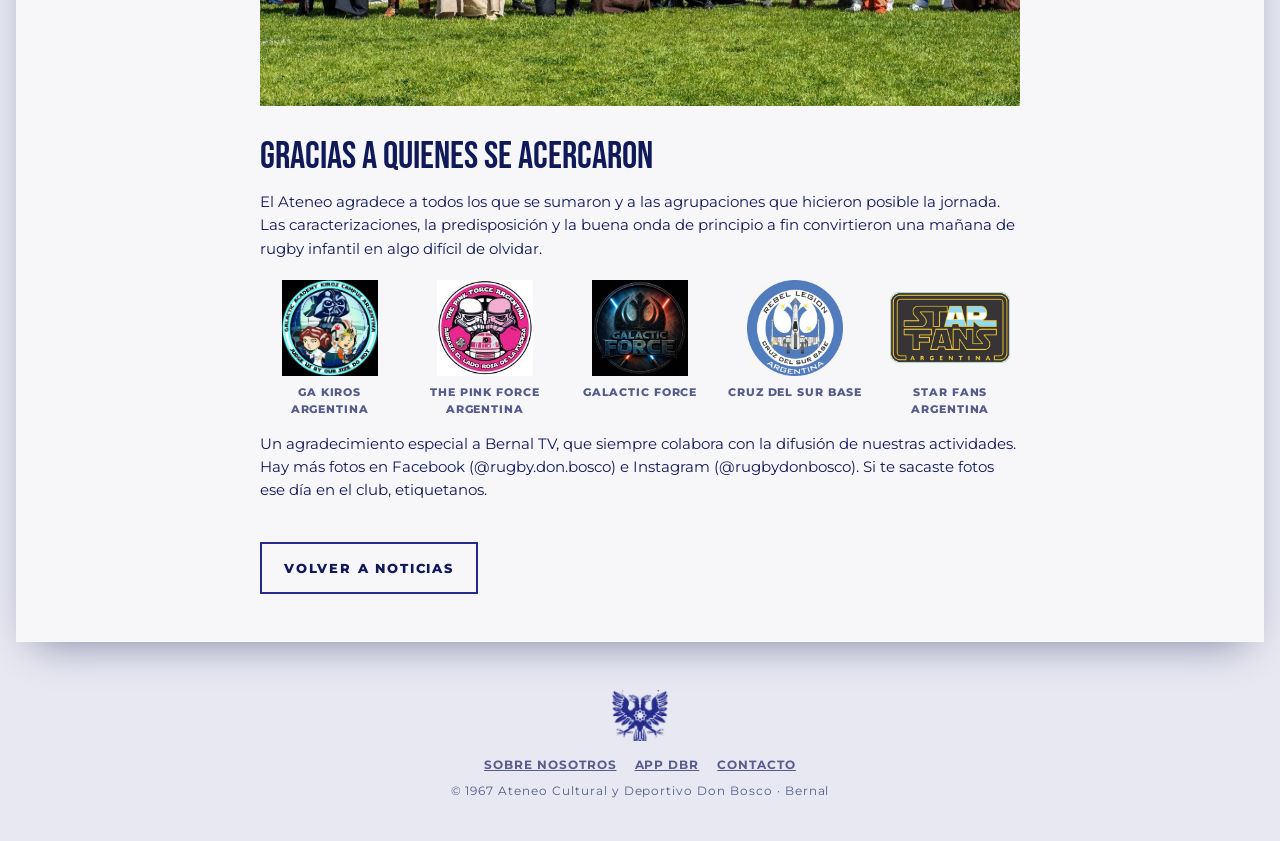
<file: Web/noticias/encuentro-de-otra-galaxia.html>
<!doctype html>
<html lang="es">
<head>

<!-- ############################################################ -->
<!-- CONFIGURACIÓN BÁSICA -->
<!-- ############################################################ -->
<meta charset="utf-8">
<meta name="viewport" content="width=device-width, initial-scale=1, viewport-fit=cover">
<meta name="theme-color" content="#0e1750" media="(prefers-color-scheme: light)">
<meta name="theme-color" content="#060a2c" media="(prefers-color-scheme: dark)">

<!-- ############################################################ -->
<!-- TÍTULO Y DESCRIPCIÓN -->
<!-- ############################################################ -->
<title>Un Encuentro de Otra Galaxia · Don Bosco Rugby</title>
<meta name="description" content="El predio de Bernal se llenó de personajes de Star Wars, con fotos, sables de luz y una colecta solidaria para el Jardín de Infantes del Hogar Escuela Don Bosco.">

<!-- ############################################################ -->
<!-- REDES SOCIALES (OPEN GRAPH Y TWITTER) -->
<!-- ############################################################ -->
<meta property="og:type" content="article">
<meta property="og:title" content="Un Encuentro de Otra Galaxia">
<meta property="og:description" content="El predio de Bernal se llenó de personajes de Star Wars, con fotos, sables de luz y una colecta solidaria para el Jardín de Infantes del Hogar Escuela Don Bosco.">
<meta property="og:image" content="../assets/noticias/eventos/encuentro_otrs_galaxia/encuentrotragalaxia4-web.jpg">

<!-- ############################################################ -->
<!-- ICONOS, SCRIPTS Y ESTILOS -->
<!-- ############################################################ -->
<link rel="icon" href="../assets/crest.png">
<link rel="apple-touch-icon" href="../assets/crest.png">
<link rel="preconnect" href="https://fonts.googleapis.com">
<link rel="preconnect" href="https://fonts.gstatic.com" crossorigin>
<link rel="stylesheet" href="https://fonts.googleapis.com/css2?family=Bebas+Neue&family=Montserrat:wght@400;500;600;700;800&display=swap">
<link rel="stylesheet" href="../css/styles.css?v=20261016e">
</head>
<body>

<!-- ############################################################ -->
<!-- MENÚ DE NAVEGACIÓN -->
<!-- ############################################################ -->
<nav class="menu" aria-label="Secciones">
  <ul>
    <li><a href="../index.html">Inicio</a></li>
    <li><a href="../index.html#categorias">Categorías</a></li>
    <li><a href="../fixture.html">Fixture</a></li>
    <li><a href="../club.html">El club</a></li>
    <li><a href="../index.html#noticias">Noticias</a></li>
    <li><a href="../club.html#contacto">Contacto</a></li>
  </ul>
</nav>

<!-- ############################################################ -->
<!-- FRANJAS Y ESCUDO -->
<!-- ############################################################ -->
<div class="top">
  <svg class="stripes" viewBox="0 0 1200 170" preserveAspectRatio="none" aria-hidden="true">
    <g>
      <polygon class="s1" points="0,0 600,75 600,105 0,30"/>
      <polygon class="s2" points="0,30 600,105 600,135 0,60"/>
      <polygon class="s3" points="0,60 600,135 600,165 0,90"/>
      <polygon class="s1" points="1200,0 600,75 600,105 1200,30"/>
      <polygon class="s2" points="1200,30 600,105 600,135 1200,60"/>
      <polygon class="s3" points="1200,60 600,135 600,165 1200,90"/>
    </g>
  </svg>
  <a href="../index.html"><img class="crest" src="../assets/crest.png" alt="Escudo del Ateneo Don Bosco" width="112" height="112"></a>
</div>

<!-- ############################################################ -->
<!-- CONTENIDO PRINCIPAL -->
<!-- ############################################################ -->
<main class="sheet post">
  <a class="back" href="../index.html#noticias">&#8249; Todas las noticias</a>

  <!-- ############################################################ -->
  <!-- NOTA -->
  <!-- ############################################################ -->
  <article>
    <div class="meta"><span class="cat-t">Eventos</span><time datetime="2026-09-05">5 de septiembre de 2026</time></div>
    <h1 class="mega"><span class="b">Un</span> <span class="r">Encuentro</span> de Otra Galaxia</h1>
    <p class="lead">El predio de Bernal se llenó de personajes de Star Wars, con fotos, sables de luz y una colecta solidaria para el Jardín de Infantes del Hogar Escuela Don Bosco.</p>
    <figure class="cover"><img src="../assets/noticias/eventos/encuentro_otrs_galaxia/encuentrotragalaxia4-web.jpg" alt="Personajes de Star Wars en el predio de Bernal" width="1400" height="933"></figure>
    <div class="body">
<p>El sábado 5 de septiembre, el Ateneo Cultural y Deportivo Don Bosco organizó una mañana diferente en el predio de Bernal: chicos y grandes de la comunidad compartieron horas con personajes de la saga de Star Wars mientras colaboraban con una colecta solidaria de alimentos.</p>
<h2>Una galaxia muy, muy cercana</h2>
<p>El encuentro, abierto a todo público, reunió a cinco agrupaciones de cosplay y fan clubs de Argentina: GA Kiros Argentina, The Pink Force Argentina, Galactic Force, Cruz del Sur Base y Star Fans Argentina. Durante tres horas, de 11 a 14, pusieron el predio de cabeza con Darth Vader, Stormtroopers, pilotos del Imperio, jedis y mandalorianos, entre muchos otros.</p>
<p>Los chicos se sacaron fotos, probaron sables de luz y compartieron el espacio con los integrantes de las agrupaciones, que además se sumaron al tercer tiempo del Rugby Infantil y ayudaron a servir la comida junto a las familias del club.</p>
<figure><img src="../assets/noticias/eventos/encuentro_otrs_galaxia/encuentrotragalaxia2-web.jpg" alt="Personajes de Star Wars con chicos en el predio" loading="lazy"></figure>
<h2>Una cancha, una causa</h2>
<p>El ingreso fue libre y gratuito, con un único requisito: traer un alimento no perecedero para el Jardín de Infantes del Hogar Escuela Don Bosco, una institución de jornada completa que atiende a familias en situación de vulnerabilidad de la zona.</p>
<p>La directora del Jardín, Gabriela Roverano, estuvo en el predio durante el evento y se llevó las donaciones ese mismo día. Sus palabras: “Excelente colecta. Gracias de corazón por todo”.</p>
<figure><img src="../assets/noticias/eventos/encuentro_otrs_galaxia/encuentrotragalaxia3-web.jpg" alt="Cosplayers de Star Wars en el encuentro" loading="lazy"></figure>
<h2>Espacio de encuentro</h2>
<p>Con acciones como esta, el Ateneo sigue abriendo el club para que la comunidad de Bernal lo disfrute y valore las actividades al aire libre. Cualquier excusa es buena para despegarse de las pantallas e ir a espacios de encuentro: para hacer deporte, para disfrutar al verlo o simplemente para visitarlo.</p>
<figure><img src="../assets/noticias/eventos/encuentro_otrs_galaxia/encuentrotragalaxia4-web.jpg" alt="Familias y personajes en la jornada" loading="lazy"></figure>
<h2>Gracias a quienes se acercaron</h2>
<p>El Ateneo agradece a todos los que se sumaron y a las agrupaciones que hicieron posible la jornada. Las caracterizaciones, la predisposición y la buena onda de principio a fin convirtieron una mañana de rugby infantil en algo difícil de olvidar.</p>
<ul class="logos">
<li><img src="../assets/noticias/eventos/encuentro_otrs_galaxia/logos1.jpeg" alt="Logo de GA Kiros Argentina" loading="lazy"><span>GA Kiros Argentina</span></li>
<li><img src="../assets/noticias/eventos/encuentro_otrs_galaxia/logos3.jpeg" alt="Logo de The Pink Force Argentina" loading="lazy"><span>The Pink Force Argentina</span></li>
<li><img src="../assets/noticias/eventos/encuentro_otrs_galaxia/logos4.jpeg" alt="Logo de Galactic Force" loading="lazy"><span>Galactic Force</span></li>
<li><img src="../assets/noticias/eventos/encuentro_otrs_galaxia/logos.jpeg" alt="Logo de Cruz del Sur Base" loading="lazy"><span>Cruz del Sur Base</span></li>
<li><img src="../assets/noticias/eventos/encuentro_otrs_galaxia/logos2.jpeg" alt="Logo de Star Fans Argentina" loading="lazy"><span>Star Fans Argentina</span></li>
</ul>
<p>Un agradecimiento especial a Bernal TV, que siempre colabora con la difusión de nuestras actividades. Hay más fotos en Facebook (@rugby.don.bosco) e Instagram (@rugbydonbosco). Si te sacaste fotos ese día en el club, etiquetanos.</p>
    </div>
  </article>
  <div class="btns"><a class="btn ghost" href="../index.html#noticias">Volver a Noticias</a></div>
</main>

<!-- ############################################################ -->
<!-- PIE DE PÁGINA -->
<!-- ############################################################ -->
<footer class="wrap">
  <div class="links">
    <a href="../club.html">Sobre nosotros</a>
    <a href="https://simplesolutions.com.ar/donbosco/" target="_blank" rel="noopener">App DBR</a>
    <a href="../club.html#contacto">Contacto</a>
  </div>
  <p>© 1967 Ateneo Cultural y Deportivo Don Bosco · Bernal</p>
</footer>
</body>
</html>
</file>
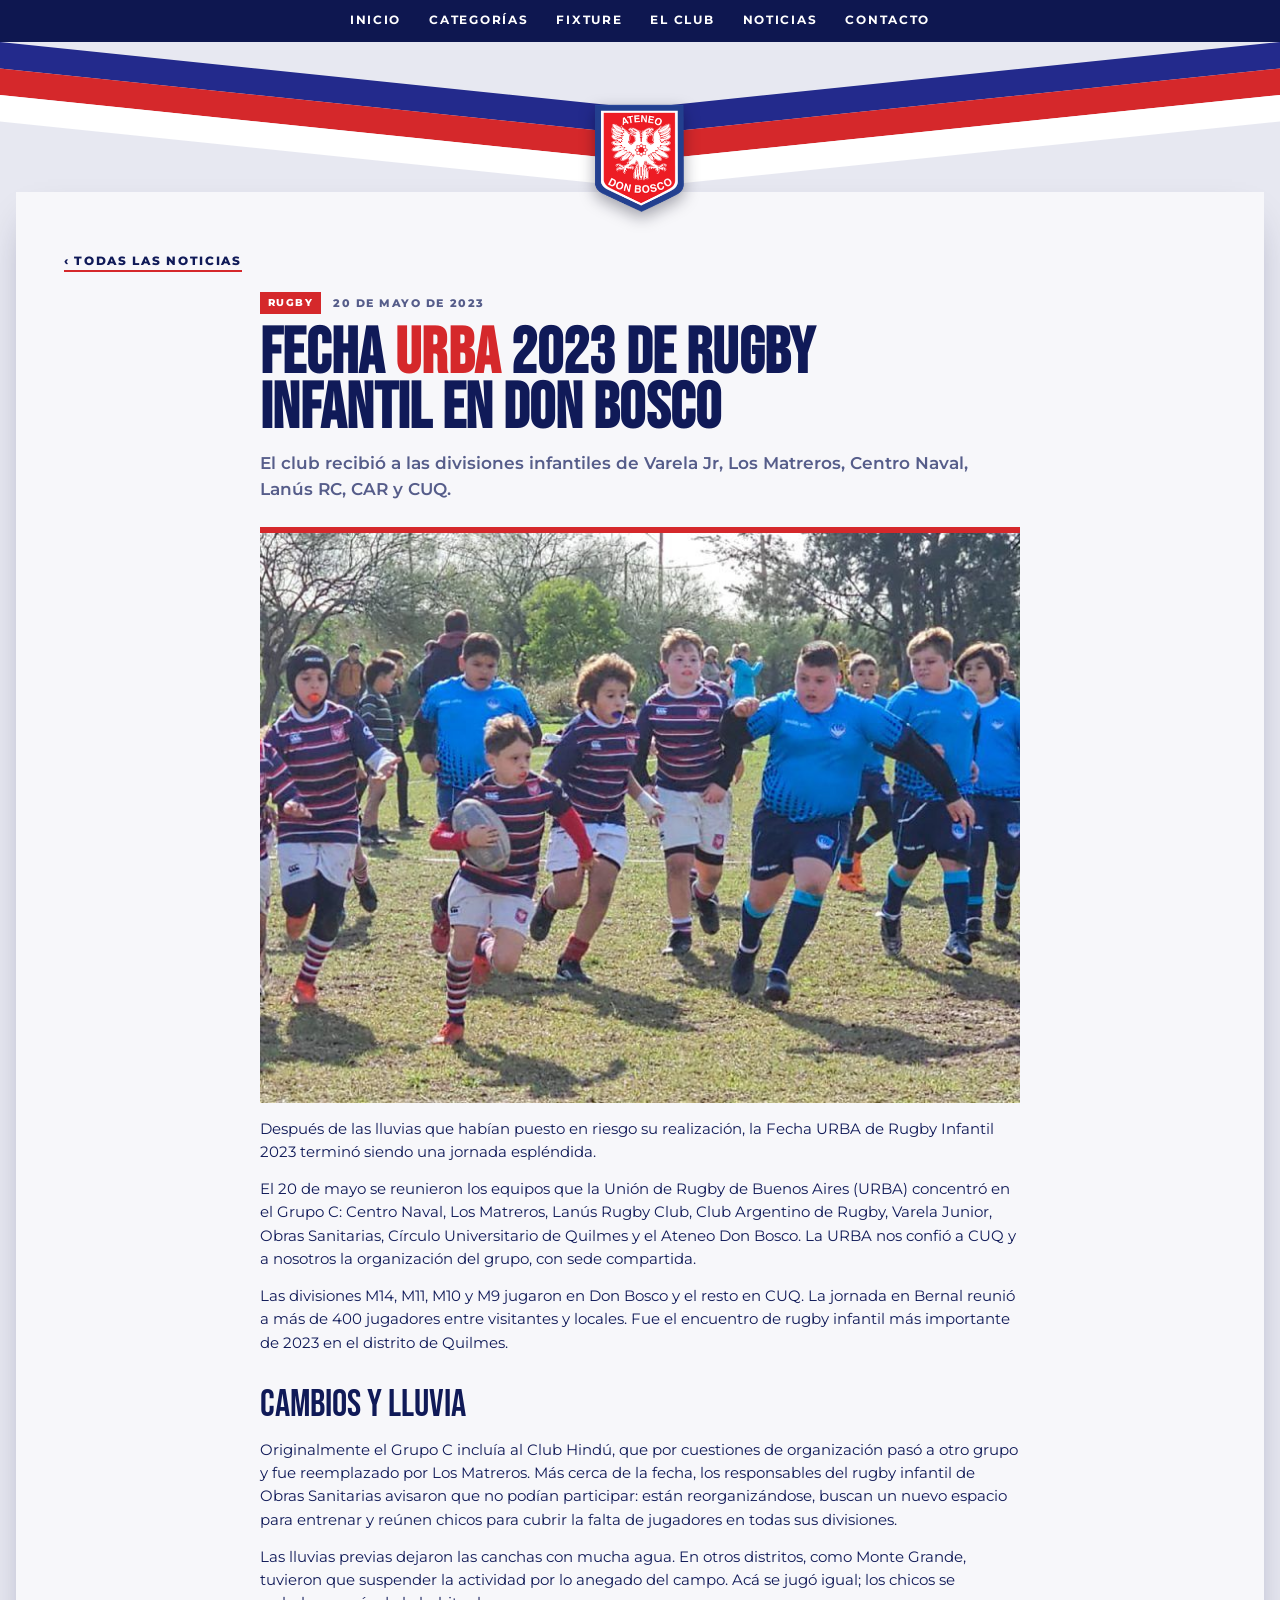
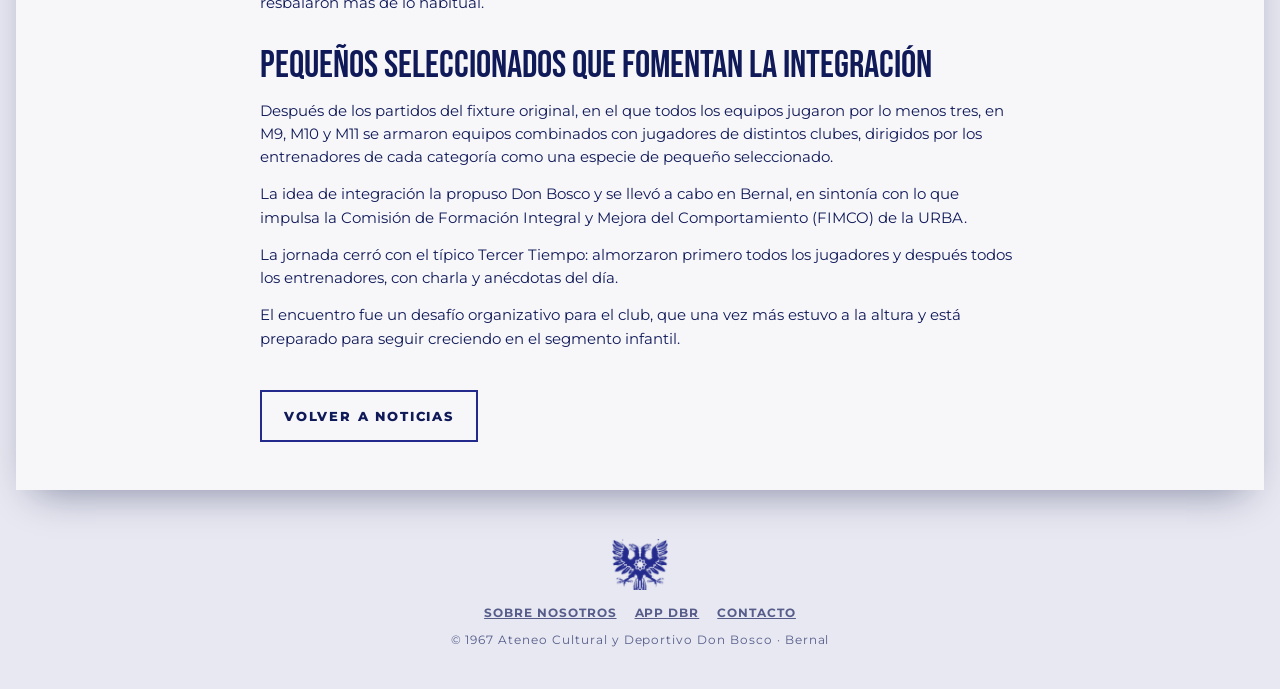
<file: Web/noticias/fecha-urba-2023-rugby-infantil.html>
<!doctype html>
<html lang="es">
<head>

<!-- ############################################################ -->
<!-- CONFIGURACIÓN BÁSICA -->
<!-- ############################################################ -->
<meta charset="utf-8">
<meta name="viewport" content="width=device-width, initial-scale=1, viewport-fit=cover">
<meta name="theme-color" content="#0e1750" media="(prefers-color-scheme: light)">
<meta name="theme-color" content="#060a2c" media="(prefers-color-scheme: dark)">

<!-- ############################################################ -->
<!-- TÍTULO Y DESCRIPCIÓN -->
<!-- ############################################################ -->
<title>Fecha URBA 2023 de rugby infantil en Don Bosco · Don Bosco Rugby</title>
<meta name="description" content="El club recibió a las divisiones infantiles de Varela Jr, Los Matreros, Centro Naval, Lanús RC, CAR y CUQ.">

<!-- ############################################################ -->
<!-- REDES SOCIALES (OPEN GRAPH Y TWITTER) -->
<!-- ############################################################ -->
<meta property="og:type" content="article">
<meta property="og:title" content="Fecha URBA 2023 de rugby infantil en Don Bosco">
<meta property="og:description" content="El club recibió a las divisiones infantiles de Varela Jr, Los Matreros, Centro Naval, Lanús RC, CAR y CUQ.">
<meta property="og:image" content="../assets/noticias/rugby/fecha-urba-infantil/infantil.jpg">

<!-- ############################################################ -->
<!-- ICONOS, SCRIPTS Y ESTILOS -->
<!-- ############################################################ -->
<link rel="icon" href="../assets/crest.png">
<link rel="apple-touch-icon" href="../assets/crest.png">
<link rel="preconnect" href="https://fonts.googleapis.com">
<link rel="preconnect" href="https://fonts.gstatic.com" crossorigin>
<link rel="stylesheet" href="https://fonts.googleapis.com/css2?family=Bebas+Neue&family=Montserrat:wght@400;500;600;700;800&display=swap">
<link rel="stylesheet" href="../css/styles.css?v=20261016e">
</head>
<body>

<!-- ############################################################ -->
<!-- MENÚ DE NAVEGACIÓN -->
<!-- ############################################################ -->
<nav class="menu" aria-label="Secciones">
  <ul>
    <li><a href="../index.html">Inicio</a></li>
    <li><a href="../index.html#categorias">Categorías</a></li>
    <li><a href="../fixture.html">Fixture</a></li>
    <li><a href="../club.html">El club</a></li>
    <li><a href="../index.html#noticias">Noticias</a></li>
    <li><a href="../club.html#contacto">Contacto</a></li>
  </ul>
</nav>

<!-- ############################################################ -->
<!-- FRANJAS Y ESCUDO -->
<!-- ############################################################ -->
<div class="top">
  <svg class="stripes" viewBox="0 0 1200 170" preserveAspectRatio="none" aria-hidden="true">
    <g>
      <polygon class="s1" points="0,0 600,75 600,105 0,30"/>
      <polygon class="s2" points="0,30 600,105 600,135 0,60"/>
      <polygon class="s3" points="0,60 600,135 600,165 0,90"/>
      <polygon class="s1" points="1200,0 600,75 600,105 1200,30"/>
      <polygon class="s2" points="1200,30 600,105 600,135 1200,60"/>
      <polygon class="s3" points="1200,60 600,135 600,165 1200,90"/>
    </g>
  </svg>
  <a href="../index.html"><img class="crest" src="../assets/crest.png" alt="Escudo del Ateneo Don Bosco" width="112" height="112"></a>
</div>

<!-- ############################################################ -->
<!-- CONTENIDO PRINCIPAL -->
<!-- ############################################################ -->
<main class="sheet post">
  <a class="back" href="../index.html#noticias">&#8249; Todas las noticias</a>

  <!-- ############################################################ -->
  <!-- NOTA -->
  <!-- ############################################################ -->
  <article>
    <div class="meta"><span class="cat-t">Rugby</span><time datetime="2023-05-20">20 de mayo de 2023</time></div>
    <h1 class="mega"><span class="b">Fecha</span> <span class="r">URBA</span> 2023 de rugby infantil en Don Bosco</h1>
    <p class="lead">El club recibió a las divisiones infantiles de Varela Jr, Los Matreros, Centro Naval, Lanús RC, CAR y CUQ.</p>
    <figure class="cover"><img src="../assets/noticias/rugby/fecha-urba-infantil/infantil.jpg" alt="Divisiones infantiles en la Fecha URBA en Bernal" width="1170" height="650"></figure>
    <div class="body">
<p>Después de las lluvias que habían puesto en riesgo su realización, la Fecha URBA de Rugby Infantil 2023 terminó siendo una jornada espléndida.</p>
<p>El 20 de mayo se reunieron los equipos que la Unión de Rugby de Buenos Aires (URBA) concentró en el Grupo C: Centro Naval, Los Matreros, Lanús Rugby Club, Club Argentino de Rugby, Varela Junior, Obras Sanitarias, Círculo Universitario de Quilmes y el Ateneo Don Bosco. La URBA nos confió a CUQ y a nosotros la organización del grupo, con sede compartida.</p>
<p>Las divisiones M14, M11, M10 y M9 jugaron en Don Bosco y el resto en CUQ. La jornada en Bernal reunió a más de 400 jugadores entre visitantes y locales. Fue el encuentro de rugby infantil más importante de 2023 en el distrito de Quilmes.</p>
<h2>Cambios y lluvia</h2>
<p>Originalmente el Grupo C incluía al Club Hindú, que por cuestiones de organización pasó a otro grupo y fue reemplazado por Los Matreros. Más cerca de la fecha, los responsables del rugby infantil de Obras Sanitarias avisaron que no podían participar: están reorganizándose, buscan un nuevo espacio para entrenar y reúnen chicos para cubrir la falta de jugadores en todas sus divisiones.</p>
<p>Las lluvias previas dejaron las canchas con mucha agua. En otros distritos, como Monte Grande, tuvieron que suspender la actividad por lo anegado del campo. Acá se jugó igual; los chicos se resbalaron más de lo habitual.</p>
<h2>Pequeños seleccionados que fomentan la integración</h2>
<p>Después de los partidos del fixture original, en el que todos los equipos jugaron por lo menos tres, en M9, M10 y M11 se armaron equipos combinados con jugadores de distintos clubes, dirigidos por los entrenadores de cada categoría como una especie de pequeño seleccionado.</p>
<p>La idea de integración la propuso Don Bosco y se llevó a cabo en Bernal, en sintonía con lo que impulsa la Comisión de Formación Integral y Mejora del Comportamiento (FIMCO) de la URBA.</p>
<p>La jornada cerró con el típico Tercer Tiempo: almorzaron primero todos los jugadores y después todos los entrenadores, con charla y anécdotas del día.</p>
<p>El encuentro fue un desafío organizativo para el club, que una vez más estuvo a la altura y está preparado para seguir creciendo en el segmento infantil.</p>
    </div>
  </article>
  <div class="btns"><a class="btn ghost" href="../index.html#noticias">Volver a Noticias</a></div>
</main>

<!-- ############################################################ -->
<!-- PIE DE PÁGINA -->
<!-- ############################################################ -->
<footer class="wrap">
  <div class="links">
    <a href="../club.html">Sobre nosotros</a>
    <a href="https://simplesolutions.com.ar/donbosco/" target="_blank" rel="noopener">App DBR</a>
    <a href="../club.html#contacto">Contacto</a>
  </div>
  <p>© 1967 Ateneo Cultural y Deportivo Don Bosco · Bernal</p>
</footer>
</body>
</html>
</file>
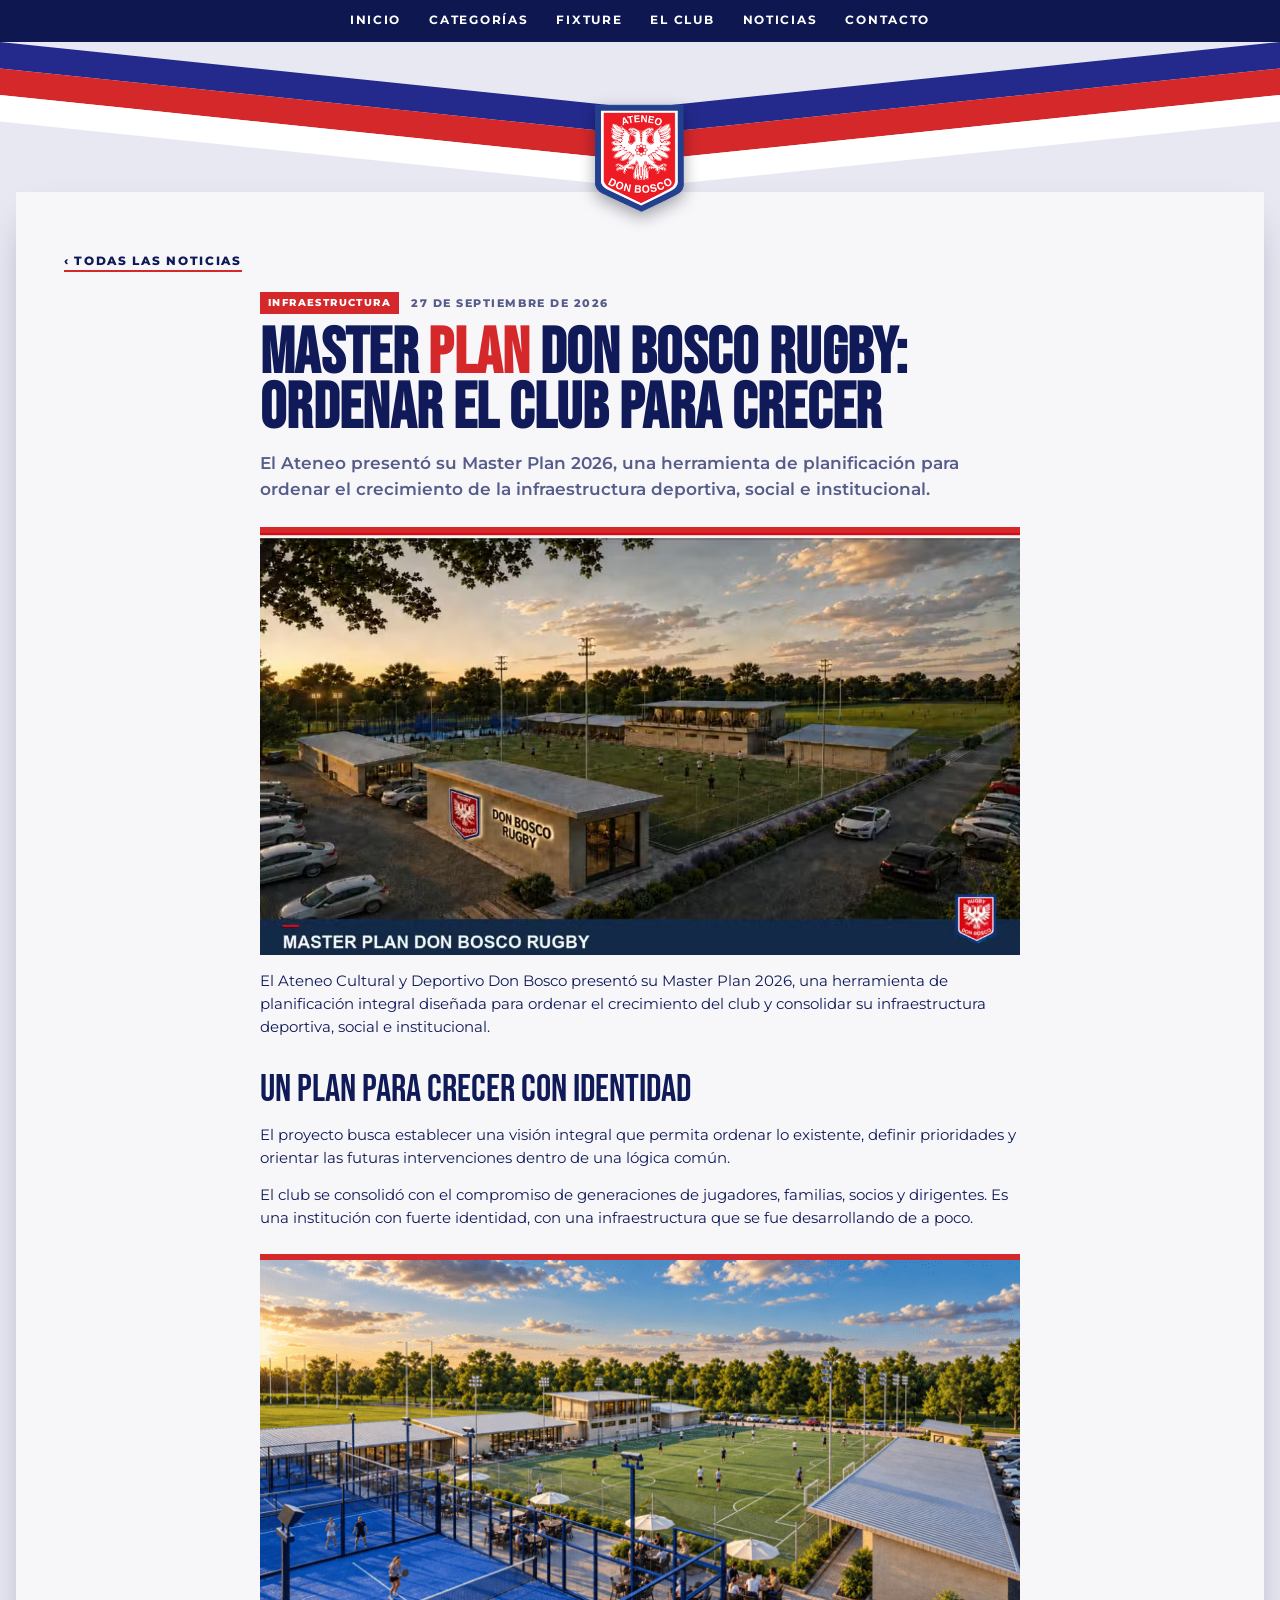
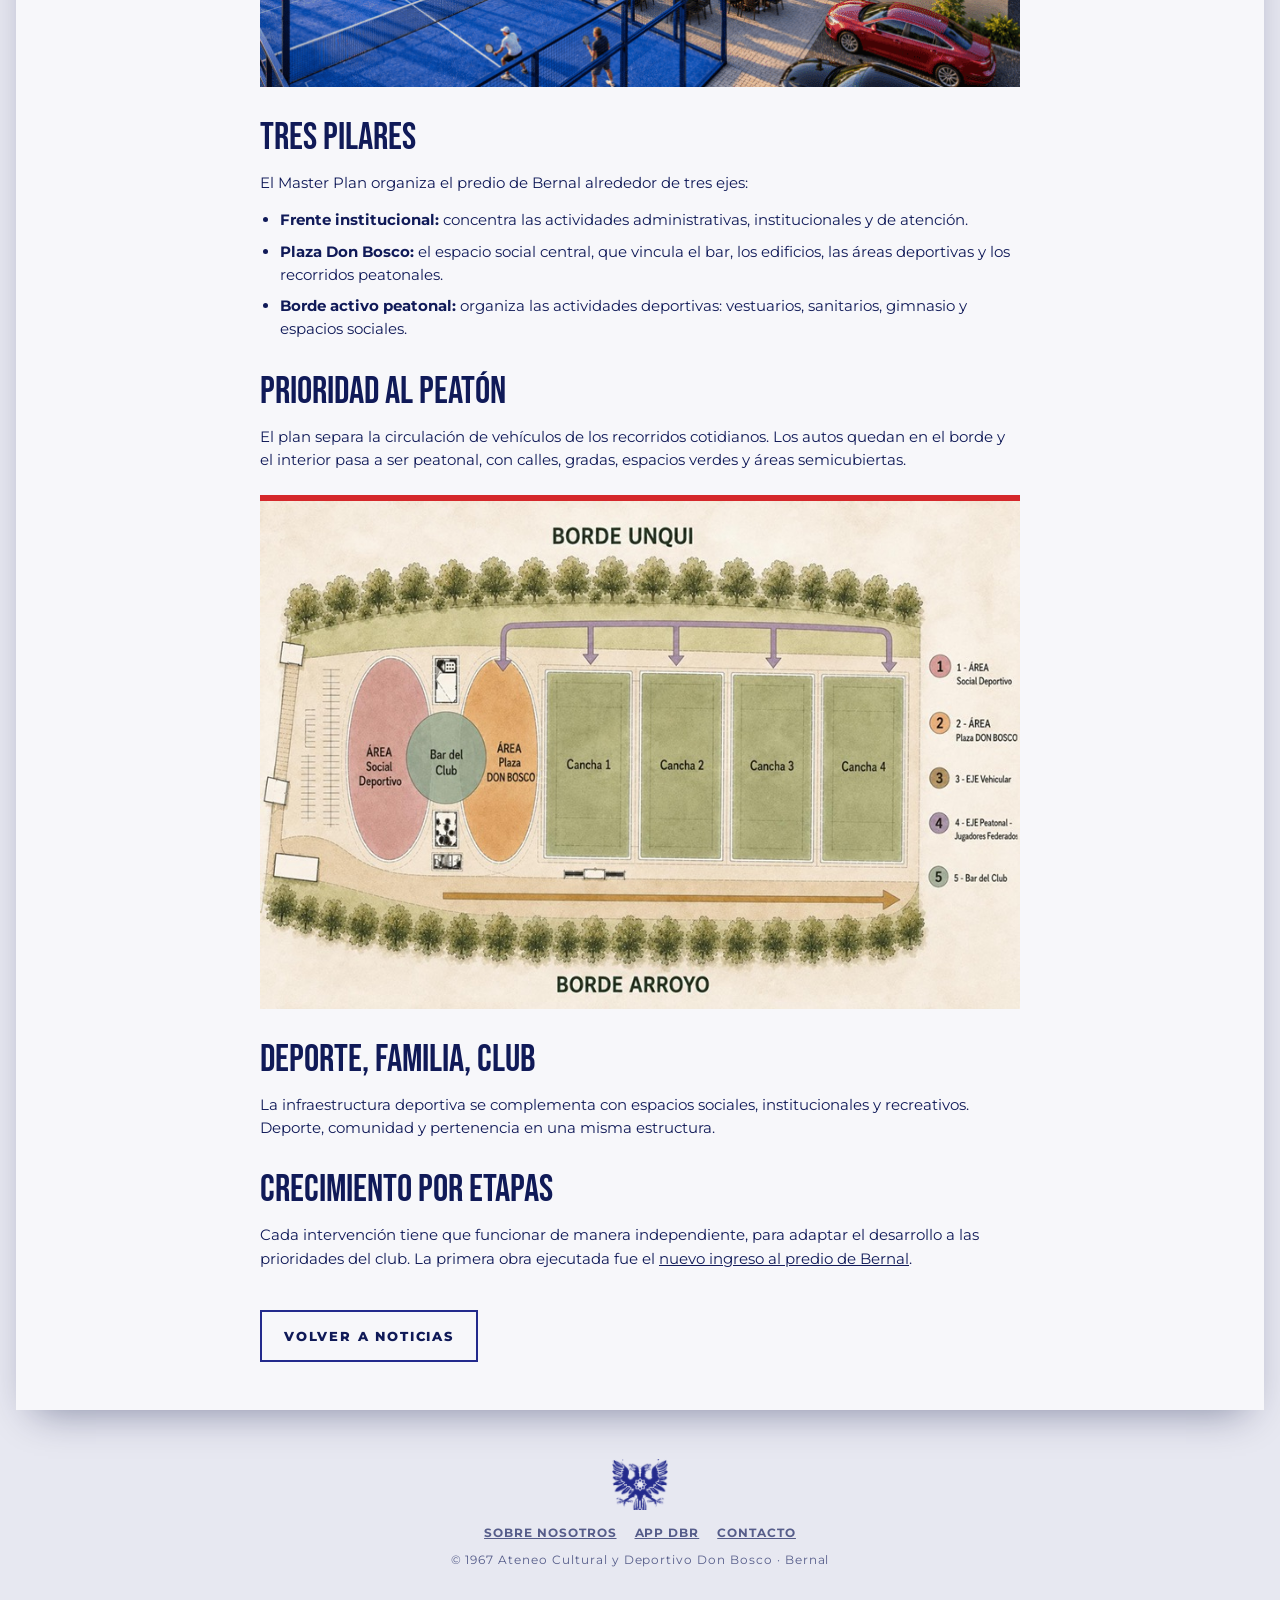
<file: Web/noticias/master-plan-don-bosco-rugby.html>
<!doctype html>
<html lang="es">
<head>

<!-- ############################################################ -->
<!-- CONFIGURACIÓN BÁSICA -->
<!-- ############################################################ -->
<meta charset="utf-8">
<meta name="viewport" content="width=device-width, initial-scale=1, viewport-fit=cover">
<meta name="theme-color" content="#0e1750" media="(prefers-color-scheme: light)">
<meta name="theme-color" content="#060a2c" media="(prefers-color-scheme: dark)">

<!-- ############################################################ -->
<!-- TÍTULO Y DESCRIPCIÓN -->
<!-- ############################################################ -->
<title>Master Plan Don Bosco Rugby: ordenar el club para crecer · Don Bosco Rugby</title>
<meta name="description" content="El Ateneo presentó su Master Plan 2026, una herramienta de planificación para ordenar el crecimiento de la infraestructura deportiva, social e institucional.">

<!-- ############################################################ -->
<!-- REDES SOCIALES (OPEN GRAPH Y TWITTER) -->
<!-- ############################################################ -->
<meta property="og:type" content="article">
<meta property="og:title" content="Master Plan Don Bosco Rugby: ordenar el club para crecer">
<meta property="og:description" content="El Ateneo presentó su Master Plan 2026, una herramienta de planificación para ordenar el crecimiento de la infraestructura deportiva, social e institucional.">
<meta property="og:image" content="../assets/noticias/infraestructura/masterplan/masterplandbr.avif">

<!-- ############################################################ -->
<!-- ICONOS, SCRIPTS Y ESTILOS -->
<!-- ############################################################ -->
<link rel="icon" href="../assets/crest.png">
<link rel="apple-touch-icon" href="../assets/crest.png">
<link rel="preconnect" href="https://fonts.googleapis.com">
<link rel="preconnect" href="https://fonts.gstatic.com" crossorigin>
<link rel="stylesheet" href="https://fonts.googleapis.com/css2?family=Bebas+Neue&family=Montserrat:wght@400;500;600;700;800&display=swap">
<link rel="stylesheet" href="../css/styles.css?v=20261016e">
</head>
<body>

<!-- ############################################################ -->
<!-- MENÚ DE NAVEGACIÓN -->
<!-- ############################################################ -->
<nav class="menu" aria-label="Secciones">
  <ul>
    <li><a href="../index.html">Inicio</a></li>
    <li><a href="../index.html#categorias">Categorías</a></li>
    <li><a href="../fixture.html">Fixture</a></li>
    <li><a href="../club.html">El club</a></li>
    <li><a href="../index.html#noticias">Noticias</a></li>
    <li><a href="../club.html#contacto">Contacto</a></li>
  </ul>
</nav>

<!-- ############################################################ -->
<!-- FRANJAS Y ESCUDO -->
<!-- ############################################################ -->
<div class="top">
  <svg class="stripes" viewBox="0 0 1200 170" preserveAspectRatio="none" aria-hidden="true">
    <g>
      <polygon class="s1" points="0,0 600,75 600,105 0,30"/>
      <polygon class="s2" points="0,30 600,105 600,135 0,60"/>
      <polygon class="s3" points="0,60 600,135 600,165 0,90"/>
      <polygon class="s1" points="1200,0 600,75 600,105 1200,30"/>
      <polygon class="s2" points="1200,30 600,105 600,135 1200,60"/>
      <polygon class="s3" points="1200,60 600,135 600,165 1200,90"/>
    </g>
  </svg>
  <a href="../index.html"><img class="crest" src="../assets/crest.png" alt="Escudo del Ateneo Don Bosco" width="112" height="112"></a>
</div>

<!-- ############################################################ -->
<!-- CONTENIDO PRINCIPAL -->
<!-- ############################################################ -->
<main class="sheet post">
  <a class="back" href="../index.html#noticias">&#8249; Todas las noticias</a>

  <!-- ############################################################ -->
  <!-- NOTA -->
  <!-- ############################################################ -->
  <article>
    <div class="meta"><span class="cat-t">Infraestructura</span><time datetime="2026-09-27">27 de septiembre de 2026</time></div>
    <h1 class="mega"><span class="b">Master</span> <span class="r">Plan</span> Don Bosco Rugby: ordenar el club para crecer</h1>
    <p class="lead">El Ateneo presentó su Master Plan 2026, una herramienta de planificación para ordenar el crecimiento de la infraestructura deportiva, social e institucional.</p>
    <figure class="cover"><img src="../assets/noticias/infraestructura/masterplan/masterplandbr.avif" alt="Vista aérea del Master Plan del predio de Bernal" width="1170" height="650"></figure>
    <div class="body">
<p>El Ateneo Cultural y Deportivo Don Bosco presentó su Master Plan 2026, una herramienta de planificación integral diseñada para ordenar el crecimiento del club y consolidar su infraestructura deportiva, social e institucional.</p>
<h2>Un plan para crecer con identidad</h2>
<p>El proyecto busca establecer una visión integral que permita ordenar lo existente, definir prioridades y orientar las futuras intervenciones dentro de una lógica común.</p>
<p>El club se consolidó con el compromiso de generaciones de jugadores, familias, socios y dirigentes. Es una institución con fuerte identidad, con una infraestructura que se fue desarrollando de a poco.</p>
<figure><img src="../assets/noticias/infraestructura/masterplan/masterplandbr2.png" alt="Render del predio de Bernal con canchas de pádel, cancha de rugby y edificio social" loading="lazy"></figure>
<h2>Tres pilares</h2>
<p>El Master Plan organiza el predio de Bernal alrededor de tres ejes:</p>
<ul>
<li><b>Frente institucional:</b> concentra las actividades administrativas, institucionales y de atención.</li>
<li><b>Plaza Don Bosco:</b> el espacio social central, que vincula el bar, los edificios, las áreas deportivas y los recorridos peatonales.</li>
<li><b>Borde activo peatonal:</b> organiza las actividades deportivas: vestuarios, sanitarios, gimnasio y espacios sociales.</li>
</ul>
<h2>Prioridad al peatón</h2>
<p>El plan separa la circulación de vehículos de los recorridos cotidianos. Los autos quedan en el borde y el interior pasa a ser peatonal, con calles, gradas, espacios verdes y áreas semicubiertas.</p>
<figure><img src="../assets/noticias/infraestructura/masterplan/masterplandbr3-web.jpg" alt="Render del Master Plan del club" loading="lazy"></figure>
<h2>Deporte, familia, club</h2>
<p>La infraestructura deportiva se complementa con espacios sociales, institucionales y recreativos. Deporte, comunidad y pertenencia en una misma estructura.</p>
<h2>Crecimiento por etapas</h2>
<p>Cada intervención tiene que funcionar de manera independiente, para adaptar el desarrollo a las prioridades del club. La primera obra ejecutada fue el <a href="nuevo-ingreso-predio-bernal.html">nuevo ingreso al predio de Bernal</a>.</p>
    </div>
  </article>
  <div class="btns"><a class="btn ghost" href="../index.html#noticias">Volver a Noticias</a></div>
</main>

<!-- ############################################################ -->
<!-- PIE DE PÁGINA -->
<!-- ############################################################ -->
<footer class="wrap">
  <div class="links">
    <a href="../club.html">Sobre nosotros</a>
    <a href="https://simplesolutions.com.ar/donbosco/" target="_blank" rel="noopener">App DBR</a>
    <a href="../club.html#contacto">Contacto</a>
  </div>
  <p>© 1967 Ateneo Cultural y Deportivo Don Bosco · Bernal</p>
</footer>
</body>
</html>
</file>
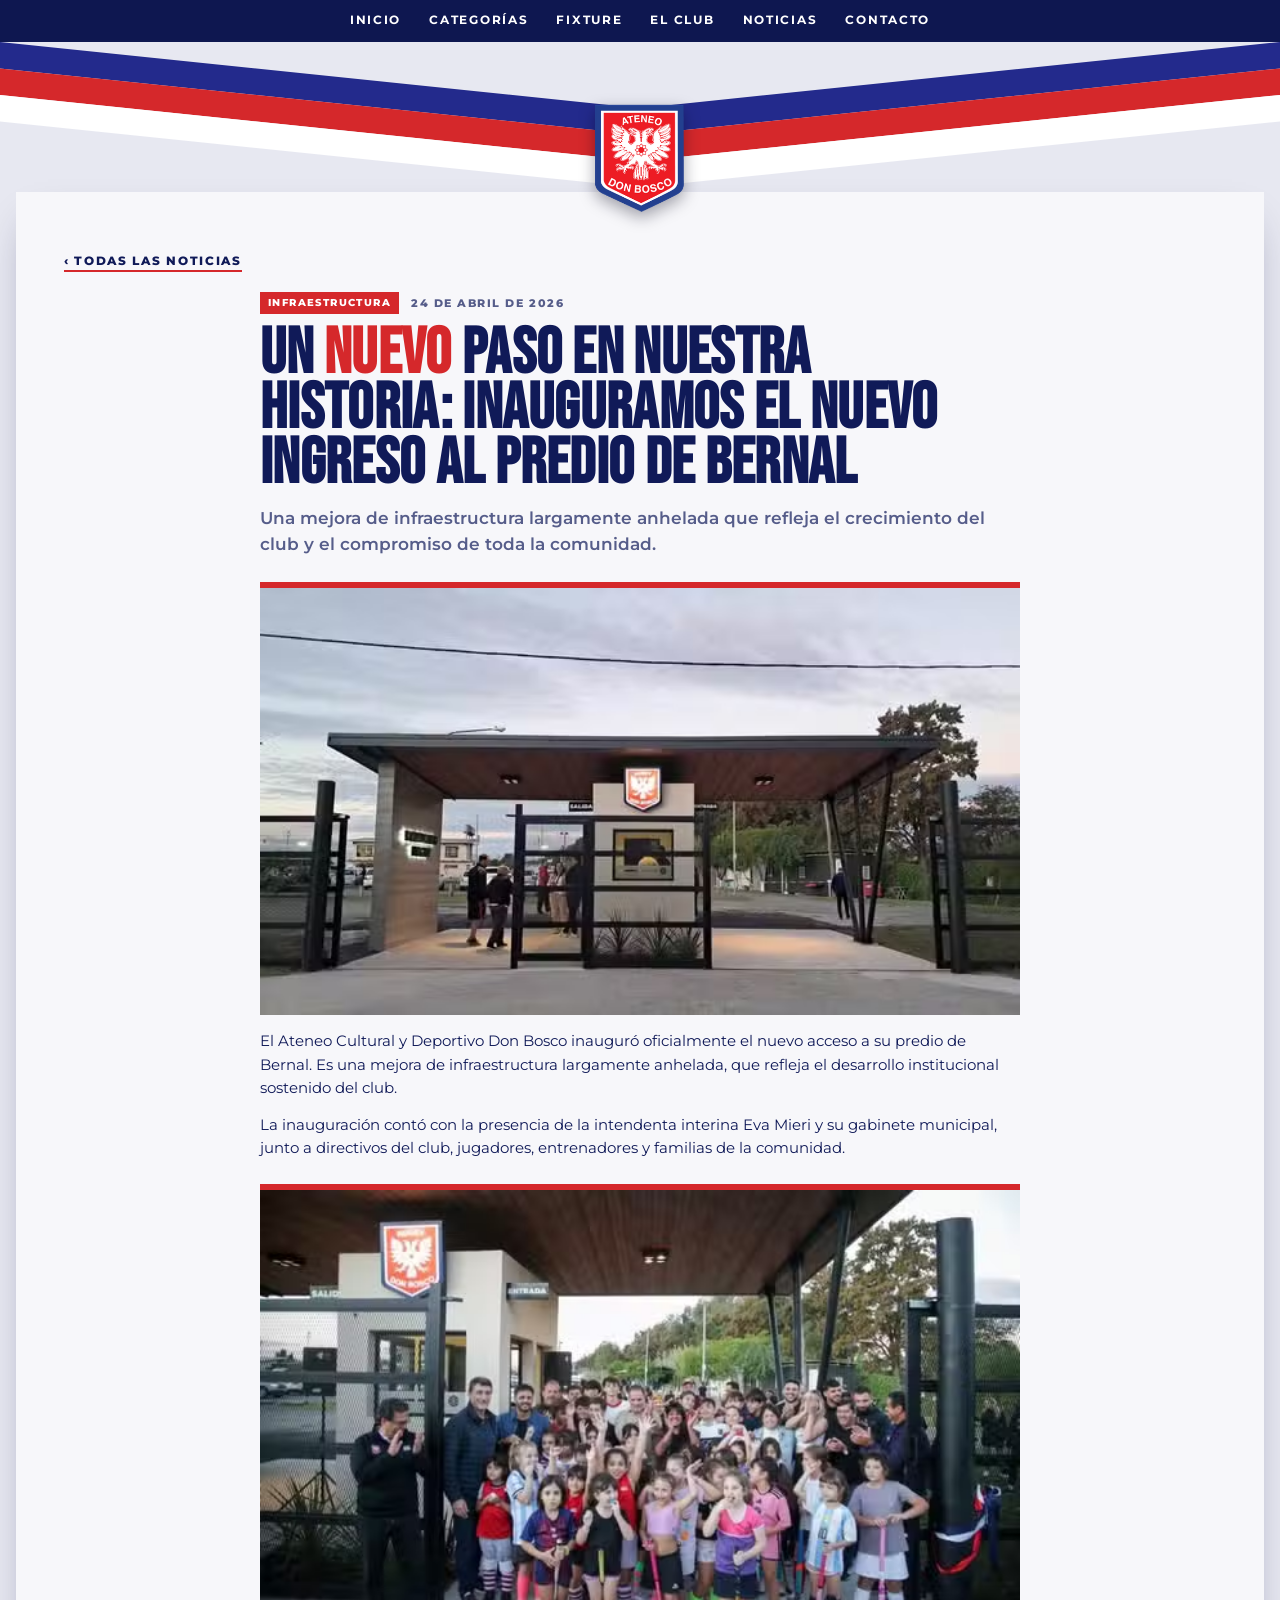
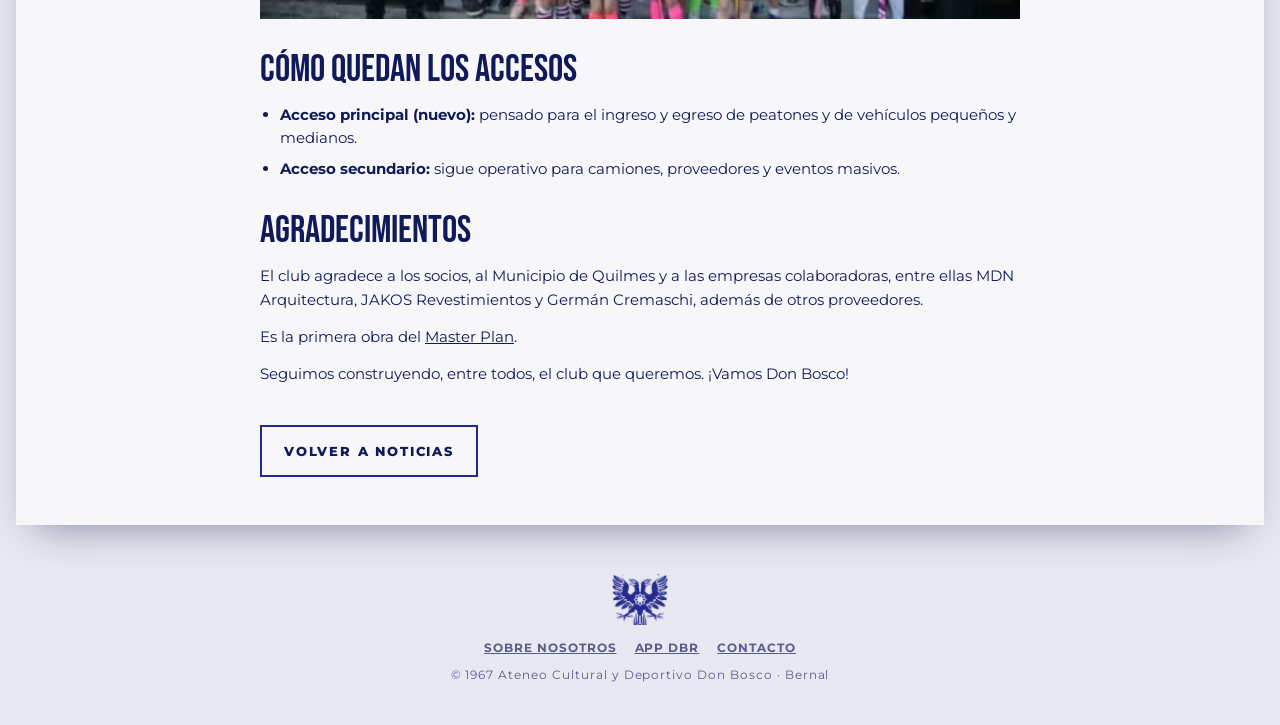
<file: Web/noticias/nuevo-ingreso-predio-bernal.html>
<!doctype html>
<html lang="es">
<head>

<!-- ############################################################ -->
<!-- CONFIGURACIÓN BÁSICA -->
<!-- ############################################################ -->
<meta charset="utf-8">
<meta name="viewport" content="width=device-width, initial-scale=1, viewport-fit=cover">
<meta name="theme-color" content="#0e1750" media="(prefers-color-scheme: light)">
<meta name="theme-color" content="#060a2c" media="(prefers-color-scheme: dark)">

<!-- ############################################################ -->
<!-- TÍTULO Y DESCRIPCIÓN -->
<!-- ############################################################ -->
<title>Un nuevo paso en nuestra historia: inauguramos el nuevo ingreso al predio de Bernal · Don Bosco Rugby</title>
<meta name="description" content="Una mejora de infraestructura largamente anhelada que refleja el crecimiento del club y el compromiso de toda la comunidad.">

<!-- ############################################################ -->
<!-- REDES SOCIALES (OPEN GRAPH Y TWITTER) -->
<!-- ############################################################ -->
<meta property="og:type" content="article">
<meta property="og:title" content="Un nuevo paso en nuestra historia: inauguramos el nuevo ingreso al predio de Bernal">
<meta property="og:description" content="Una mejora de infraestructura largamente anhelada que refleja el crecimiento del club y el compromiso de toda la comunidad.">
<meta property="og:image" content="../assets/noticias/infraestructura/inauguracion-entrada/nuevo-ingreso-predio-bernal-don-bosco.jpg.avif">

<!-- ############################################################ -->
<!-- ICONOS, SCRIPTS Y ESTILOS -->
<!-- ############################################################ -->
<link rel="icon" href="../assets/crest.png">
<link rel="apple-touch-icon" href="../assets/crest.png">
<link rel="preconnect" href="https://fonts.googleapis.com">
<link rel="preconnect" href="https://fonts.gstatic.com" crossorigin>
<link rel="stylesheet" href="https://fonts.googleapis.com/css2?family=Bebas+Neue&family=Montserrat:wght@400;500;600;700;800&display=swap">
<link rel="stylesheet" href="../css/styles.css?v=20261016e">
</head>
<body>

<!-- ############################################################ -->
<!-- MENÚ DE NAVEGACIÓN -->
<!-- ############################################################ -->
<nav class="menu" aria-label="Secciones">
  <ul>
    <li><a href="../index.html">Inicio</a></li>
    <li><a href="../index.html#categorias">Categorías</a></li>
    <li><a href="../fixture.html">Fixture</a></li>
    <li><a href="../club.html">El club</a></li>
    <li><a href="../index.html#noticias">Noticias</a></li>
    <li><a href="../club.html#contacto">Contacto</a></li>
  </ul>
</nav>

<!-- ############################################################ -->
<!-- FRANJAS Y ESCUDO -->
<!-- ############################################################ -->
<div class="top">
  <svg class="stripes" viewBox="0 0 1200 170" preserveAspectRatio="none" aria-hidden="true">
    <g>
      <polygon class="s1" points="0,0 600,75 600,105 0,30"/>
      <polygon class="s2" points="0,30 600,105 600,135 0,60"/>
      <polygon class="s3" points="0,60 600,135 600,165 0,90"/>
      <polygon class="s1" points="1200,0 600,75 600,105 1200,30"/>
      <polygon class="s2" points="1200,30 600,105 600,135 1200,60"/>
      <polygon class="s3" points="1200,60 600,135 600,165 1200,90"/>
    </g>
  </svg>
  <a href="../index.html"><img class="crest" src="../assets/crest.png" alt="Escudo del Ateneo Don Bosco" width="112" height="112"></a>
</div>

<!-- ############################################################ -->
<!-- CONTENIDO PRINCIPAL -->
<!-- ############################################################ -->
<main class="sheet post">
  <a class="back" href="../index.html#noticias">&#8249; Todas las noticias</a>

  <!-- ############################################################ -->
  <!-- NOTA -->
  <!-- ############################################################ -->
  <article>
    <div class="meta"><span class="cat-t">Infraestructura</span><time datetime="2026-04-24">24 de abril de 2026</time></div>
    <h1 class="mega"><span class="b">Un</span> <span class="r">nuevo</span> paso en nuestra historia: inauguramos el nuevo ingreso al predio de Bernal</h1>
    <p class="lead">Una mejora de infraestructura largamente anhelada que refleja el crecimiento del club y el compromiso de toda la comunidad.</p>
    <figure class="cover"><img src="../assets/noticias/infraestructura/inauguracion-entrada/nuevo-ingreso-predio-bernal-don-bosco.jpg.avif" alt="Nuevo ingreso al predio de Bernal" width="1170" height="650"></figure>
    <div class="body">
<p>El Ateneo Cultural y Deportivo Don Bosco inauguró oficialmente el nuevo acceso a su predio de Bernal. Es una mejora de infraestructura largamente anhelada, que refleja el desarrollo institucional sostenido del club.</p>
<p>La inauguración contó con la presencia de la intendenta interina Eva Mieri y su gabinete municipal, junto a directivos del club, jugadores, entrenadores y familias de la comunidad.</p>
<figure><img src="../assets/noticias/infraestructura/inauguracion-entrada/inauguracion-entrada-autoridades-quilmes.jpg.avif" alt="Autoridades del Municipio de Quilmes en la inauguración del ingreso" loading="lazy"></figure>
<h2>Cómo quedan los accesos</h2>
<ul>
<li><b>Acceso principal (nuevo):</b> pensado para el ingreso y egreso de peatones y de vehículos pequeños y medianos.</li>
<li><b>Acceso secundario:</b> sigue operativo para camiones, proveedores y eventos masivos.</li>
</ul>
<h2>Agradecimientos</h2>
<p>El club agradece a los socios, al Municipio de Quilmes y a las empresas colaboradoras, entre ellas MDN Arquitectura, JAKOS Revestimientos y Germán Cremaschi, además de otros proveedores.</p>
<p>Es la primera obra del <a href="master-plan-don-bosco-rugby.html">Master Plan</a>.</p>
<p>Seguimos construyendo, entre todos, el club que queremos. ¡Vamos Don Bosco!</p>
    </div>
  </article>
  <div class="btns"><a class="btn ghost" href="../index.html#noticias">Volver a Noticias</a></div>
</main>

<!-- ############################################################ -->
<!-- PIE DE PÁGINA -->
<!-- ############################################################ -->
<footer class="wrap">
  <div class="links">
    <a href="../club.html">Sobre nosotros</a>
    <a href="https://simplesolutions.com.ar/donbosco/" target="_blank" rel="noopener">App DBR</a>
    <a href="../club.html#contacto">Contacto</a>
  </div>
  <p>© 1967 Ateneo Cultural y Deportivo Don Bosco · Bernal</p>
</footer>
</body>
</html>
</file>
<file: Web/css/styles.css>
/* Don Bosco Rugby — estilos */

/* ############################################################ */
/* BASE */
/* ############################################################ */
html { color-scheme: light; }
body { margin: 0; }
img { max-width: 100%; }
[hidden] { display: none !important; }

/* ############################################################ */
/* VARIABLES Y TEMAS (CLARO, OSCURO AUTOMÁTICO Y OSCURO MANUAL) */
/* ############################################################ */
/* Layout: una hoja blanca sobre franjas azul/blanco/rojo en V, como los flyers del club; bloques azules con pestaña roja inclinada para fechas y números */
:root {
  --ground: #e7e8f1;
  --paper: #f7f7fa;
  --ink: #101a58;
  --muted: #565d8a;
  --line: #d9dbe8;
  --navy: #232a8c;
  --navy-deep: #0e1750;
  --red: #d5282b;
  --grey: #c4c6d3;
  --flag-white: #ffffff;
  --win: #1d7a45;
  --on-win: #ffffff;
  --accent-text: #101a58;
  --logo-bg: #ffffff;
  --logo-line: #e3e4ee;
  --font-display: "Bebas Neue", "Oswald", "Arial Narrow", Impact, sans-serif;
  --font-body: "Montserrat", "Helvetica Neue", Arial, sans-serif;
}
@media (prefers-color-scheme: dark) {
  :root:not([data-theme="light"]) {
    --ground: #070b27; --paper: #0e1544; --ink: #f0f1fb; --muted: #a9aed6; --line: #232d70;
    --navy: #2a33a6; --navy-deep: #060a2c; --red: #ea4545; --grey: #3b4380; --flag-white: #ffffff;
    --win: #5fd08a; --on-win: #04210f; --accent-text: #ffffff; --logo-bg: #ffffff; --logo-line: #e3e4ee;
    color-scheme: dark;
  }
}
:root[data-theme="dark"] {
  --ground: #070b27; --paper: #0e1544; --ink: #f0f1fb; --muted: #a9aed6; --line: #232d70;
  --navy: #2a33a6; --navy-deep: #060a2c; --red: #ea4545; --grey: #3b4380; --flag-white: #ffffff;
  --win: #5fd08a; --on-win: #04210f; --accent-text: #ffffff; --logo-bg: #ffffff; --logo-line: #e3e4ee;
  color-scheme: dark;
}

html { -webkit-text-size-adjust: 100%; text-size-adjust: 100%; -webkit-tap-highlight-color: transparent; }
* { box-sizing: border-box; }
body {
  background: var(--ground); color: var(--ink);
  font-family: var(--font-body); font-size: 15px; line-height: 1.55;
  padding-inline: 16px; padding-block: 0 calc(40px + env(safe-area-inset-bottom, 0px));
}
a { color: inherit; }
button, input { font: inherit; color: inherit; }
:focus-visible { outline: 3px solid var(--red); outline-offset: 2px; }
h1, h2, h3, p { margin: 0; }
h1, h2, h3 { text-wrap: balance; }
.wrap { max-width: 1280px; margin-inline: auto; }

/* ############################################################ */
/* FRANJAS SUPERIORES Y ESCUDO */
/* ############################################################ */
/* franjas superiores */
.top { position: relative; margin-inline: -16px; }
.stripes { display: block; width: 100%; height: clamp(84px, 13vw, 150px); }
.stripes .s1 { fill: var(--navy); }
.stripes .s2 { fill: var(--red); }
.stripes .s3 { fill: var(--flag-white); }
.crest { position: absolute; left: 50%; bottom: -22px; transform: translateX(-50%); width: clamp(84px, 11vw, 112px); height: auto; z-index: 3; filter: drop-shadow(0 6px 8px rgba(0,0,20,.35)); }

/* ############################################################ */
/* HOJA PRINCIPAL */
/* ############################################################ */
.sheet {
  background: var(--paper); max-width: 1280px; margin-inline: auto;
  padding: 40px clamp(16px, 4vw, 48px) 48px;
  box-shadow: 0 18px 40px -18px rgba(5,10,60,.45); position: relative; z-index: 2;
}

/* ############################################################ */
/* MENÚ DE NAVEGACIÓN */
/* ############################################################ */
nav.menu { position: sticky; top: env(safe-area-inset-top, 0px); z-index: 10; background: var(--navy-deep); margin-inline: -16px; overflow-x: auto; }
nav.menu ul { list-style: none; margin: 0 auto; padding: 0 16px; max-width: 1280px; display: flex; gap: 2px; justify-content: center; white-space: nowrap; }
nav.menu a { display: block; padding: 12px 13px; text-decoration: none; color: #fff; font-weight: 700; font-size: 11.5px; letter-spacing: .15em; text-transform: uppercase; }
nav.menu a:hover { background: var(--red); }

/* ############################################################ */
/* FLECHAS DEL MENÚ (CELULAR) */
/* ############################################################ */
/* flechas del menú: solo en celulares y tablets chicas */
nav.menu .nv { display: none; }
@media (max-width: 900px) {
  nav.menu { display: flex; overflow: hidden; }
  nav.menu ul { flex: 1; min-width: 0; margin: 0; padding-inline: 44px; overflow-x: auto; scrollbar-width: none; justify-content: flex-start; }
  nav.menu ul::-webkit-scrollbar { display: none; }
  /* flechas: chevron dibujado con bordes (misma altura y simetría en las dos) y degradé hacia los ítems */
  nav.menu .nv { display: block; position: absolute; top: 0; bottom: 0; z-index: 1; width: 40px; padding: 0; border: 0; background: var(--navy-deep); color: #fff; font-size: 0; line-height: 0; cursor: pointer; }
  /* el chevron se centra en la mitad exacta del botón con posición absoluta (los <button> de Safari no centran bien con flex) */
  nav.menu .nv::before { content: ""; position: absolute; top: 50%; left: 50%; width: 10px; height: 10px; border: solid currentColor; border-width: 0 3px 3px 0; }
  nav.menu .nv.nv-next::before { transform: translate(-70%, -50%) rotate(-45deg); }
  nav.menu .nv.nv-prev::before { transform: translate(-30%, -50%) rotate(135deg); }
  nav.menu .nv.nv-next { right: 0; box-shadow: -12px 0 12px -2px var(--navy-deep); }
  nav.menu .nv.nv-prev { left: 0; box-shadow: 12px 0 12px -2px var(--navy-deep); }
}

/* ############################################################ */
/* TIPOGRAFÍA Y ENCABEZADOS */
/* ############################################################ */
.mega { font-family: var(--font-display); line-height: .86; letter-spacing: .005em; text-transform: uppercase; }
.mega .b { color: var(--accent-text); }
.mega .r { color: var(--red); }
.spaced { letter-spacing: .5em; font-weight: 600; text-transform: uppercase; font-size: 13px; text-align: center; }
.eyebrow { font-size: 11px; font-weight: 700; letter-spacing: .22em; text-transform: uppercase; }

/* ############################################################ */
/* SEPARADOR DE SECCIONES (BANDERA) */
/* ############################################################ */
/* bandera a lo ancho de la hoja: separa las secciones */
.bandera { margin: 72px calc(-1 * clamp(16px, 4vw, 48px)) 0; height: 44px; clip-path: polygon(24px 0, 100% 0, calc(100% - 24px) 100%, 0 100%);
  background: linear-gradient(to bottom, var(--navy) 0 14px, var(--red) 14px 28px, var(--flag-white) 28px 42px, var(--line) 42px 44px, transparent 44px); }
footer::before { content: ""; display: block; -webkit-mask: url("../assets/aguila.png") center / contain no-repeat; mask: url("../assets/aguila.png") center / contain no-repeat; }
.bandera + section { margin-top: 48px; }
section { margin-top: 72px; scroll-margin-top: 56px; }
.head { text-align: center; margin-bottom: 28px; display: grid; gap: 10px; }
.head h2 { font-size: clamp(54px, 9vw, 104px); }
.head .sub { color: var(--muted); max-width: 60ch; margin-inline: auto; }

/* ############################################################ */
/* PESTAÑAS DE FECHA Y CHIPS */
/* ############################################################ */
/* pestaña de fecha inclinada */
.tab { display: inline-block; background: var(--red); color: #fff; padding: 6px 14px 4px; transform: skewX(-10deg); text-align: center; min-width: 72px; }
.tab > span { display: block; transform: skewX(10deg); }
.tab .d { font-family: var(--font-display); font-size: 42px; line-height: .95; }
.tab .m { font-size: 10px; font-weight: 800; letter-spacing: .12em; text-transform: uppercase; }

.chip { display: inline-block; background: var(--navy); color: #fff; font-size: 11px; font-weight: 700; letter-spacing: .12em; text-transform: uppercase; padding: 6px 10px; }
.chip.red { background: var(--red); }

/* ############################################################ */
/* PORTADA Y PRÓXIMO PARTIDO */
/* ############################################################ */
/* portada */
.hero { display: grid; grid-template-columns: minmax(0, 1.25fr) minmax(0, 1fr); gap: clamp(20px, 4vw, 48px); align-items: center; }
.hero h1 { font-size: clamp(64px, 11vw, 128px); }
.hero .lead { margin-top: 18px; max-width: 46ch; color: var(--muted); font-weight: 500; }
.hero .meta { margin-top: 14px; display: flex; flex-wrap: wrap; gap: 8px; }
.next { background: var(--navy); color: #fff; padding: 20px; }
.next .eyebrow { opacity: .85; }
.next .row { display: grid; grid-template-columns: auto minmax(0,1fr); gap: 16px; align-items: center; margin-top: 14px; }
.next .vs { font-weight: 800; font-size: clamp(22px, 3vw, 30px); text-transform: uppercase; line-height: 1.05; }
.next .sub { margin-top: 6px; font-size: 13px; opacity: .9; }
.next .days { margin-top: 16px; font-family: var(--font-display); font-size: 30px; letter-spacing: .04em; border-top: 1px solid rgba(255,255,255,.25); padding-top: 10px; }
.next .last { margin-top: 10px; font-size: 12px; opacity: .9; }

/* ############################################################ */
/* BANNER DE PORTADA */
/* ############################################################ */
/* banner de portada: si existe assets/dbr/bandera-web.jpg se ve la foto; si no, el escudo sobre las franjas */
.banner { align-self: stretch; min-height: 300px; border-bottom: 6px solid var(--red); background:
  url("../assets/dbr/bandera-web.jpg") 55% 40% / cover no-repeat,
  url("../assets/crest.png") center / auto 52% no-repeat,
  linear-gradient(135deg, transparent 0 38%, rgba(255,255,255,.9) 38% 44%, transparent 44%),
  linear-gradient(135deg, var(--navy-deep) 0 38%, var(--navy) 38%); }

/* ############################################################ */
/* ESCUDO DEL RIVAL */
/* ############################################################ */
/* escudo del rival: assets/clubs/{nombre}.png; sin archivo, se muestran las iniciales */
.rc { position: relative; flex: none; width: 40px; height: 40px; display: grid; place-items: center; }
.rc img { display: block; width: 100%; height: 100%; object-fit: contain; background: #f7f7fa; padding: 3px; border-radius: 6px; }
.rc .i { display: none; width: 100%; height: 100%; place-items: center; background: var(--navy); color: #fff; font-family: var(--font-display); font-size: 20px; line-height: 1; letter-spacing: .02em; }
.rc.nf .i { display: grid; }
.next { margin-bottom: 18px; }
.next .vs { display: flex; align-items: center; gap: 10px; }
.next .rc { width: 48px; height: 48px; }
.next .rc .i { font-size: 24px; }

/* ############################################################ */
/* FIXTURE Y RESULTADOS */
/* ############################################################ */
/* fixture y resultados */
.tiles { display: grid; grid-template-columns: repeat(auto-fit, minmax(118px, 1fr)); gap: 8px; margin-bottom: 18px; }
.tile { background: var(--navy); color: #fff; padding: 12px 14px; }
.tile b { display: block; font-family: var(--font-display); font-size: 46px; line-height: .95; font-weight: 400; font-variant-numeric: tabular-nums; }
.tile span { font-size: 10px; letter-spacing: .14em; text-transform: uppercase; font-weight: 700; opacity: .88; }
.tile.red { background: var(--red); }
.tile.dk { background: var(--navy-deep); }
.formstrip-wrap { margin-bottom: 20px; }
.formstrip-wrap .eyebrow { color: var(--muted); display: block; margin-bottom: 8px; }
.formstrip { display: flex; flex-wrap: wrap; gap: 4px; }
.formstrip i { width: 30px; height: 30px; display: grid; place-items: center; font-style: normal; font-weight: 800; font-size: 11px; background: var(--win); color: var(--on-win); }
.formstrip i.l { background: var(--red); color: #fff; }
.formstrip i.e { background: var(--navy); color: #fff; }
.formstrip i.p { background: transparent; color: var(--muted); border: 2px dashed var(--grey); }
.legend { margin-top: 8px; font-size: 12px; color: var(--muted); }
.controls { display: flex; flex-wrap: wrap; gap: 10px 22px; align-items: center; justify-content: space-between; margin-bottom: 14px; }
.seg { display: flex; flex-wrap: wrap; gap: 6px; }
.seg button { font-weight: 800; font-size: 11px; letter-spacing: .12em; text-transform: uppercase; padding: 9px 14px; border: 2px solid var(--navy); background: transparent; cursor: pointer; }
.seg button:hover { background: color-mix(in srgb, var(--navy) 14%, transparent); }
.seg button[aria-pressed="true"] { background: var(--navy); color: #fff; }
.seg.red button { border-color: var(--red); }
.seg.red button[aria-pressed="true"] { background: var(--red); }
.fixture { list-style: none; margin: 0; padding: 0; display: grid; grid-template-columns: repeat(2, minmax(0, 1fr)); gap: 4px 40px; }
.fx { display: grid; grid-template-columns: auto minmax(0, 1fr) auto; gap: 14px; align-items: center; padding: 10px 8px; border-bottom: 1px solid var(--line); }
.fx.local .tab { background: var(--navy); }
.fx .tag { display: flex; flex-wrap: wrap; align-items: center; gap: 8px; font-size: 10px; font-weight: 800; letter-spacing: .12em; text-transform: uppercase; }
.fx .tag b { background: var(--navy); color: #fff; padding: 3px 8px; transform: skewX(-10deg); display: inline-block; font-weight: 800; }
.fx.local .tag b { background: var(--red); }
.fx .tag em { font-style: normal; color: var(--muted); }
.fx .rival { display: flex; align-items: center; gap: 10px; font-weight: 800; font-size: clamp(16px, 2vw, 21px); text-transform: uppercase; line-height: 1.08; margin-top: 4px; }
.fx .score { font-family: var(--font-display); font-size: 34px; line-height: 1; text-align: right; font-variant-numeric: tabular-nums; white-space: nowrap; }
.fx .score small { display: block; font-family: var(--font-body); font-size: 10px; font-weight: 800; letter-spacing: .14em; text-transform: uppercase; color: var(--win); margin-top: 2px; }
.fx .score.loss small { color: var(--red); }
.fx .score.draw small { color: var(--muted); }
.fx .score.todo { font-size: 22px; color: var(--muted); }
.fx.up { outline: 3px solid var(--red); outline-offset: 2px; background: color-mix(in srgb, var(--red) 8%, transparent); }
.fx.up .tag em::after { content: " · próximo"; color: var(--red); }
.empty { grid-column: 1 / -1; padding: 24px; text-align: center; color: var(--muted); border: 2px dashed var(--line); }
.src { margin-top: 16px; font-size: 12px; color: var(--muted); display: flex; flex-wrap: wrap; gap: 6px 16px; align-items: center; justify-content: space-between; }
.src a { font-weight: 800; letter-spacing: .1em; text-transform: uppercase; text-decoration: none; border-bottom: 2px solid var(--red); }

/* ############################################################ */
/* FORMACIÓN XV */
/* ############################################################ */
/* formación */
.panel-title { display: flex; flex-direction: column; gap: 6px; margin-bottom: 18px; text-align: center; align-items: center; }
.panel-title h3 { font-family: var(--font-display); font-size: clamp(54px, 8vw, 92px); line-height: .88; text-transform: uppercase; font-weight: 400; }
.panel-title h3 .r { color: var(--red); }
.panel-title p { font-size: 12px; font-weight: 700; letter-spacing: .24em; text-transform: uppercase; color: var(--muted); }
.panel-title .chip { letter-spacing: .1em; }
.xvgrid { display: grid; grid-template-columns: repeat(2, minmax(0, 1fr)); gap: 8px 24px; align-items: start; }
.xvgrid h4 { margin: 0 0 8px; font-size: 11px; font-weight: 800; letter-spacing: .24em; text-transform: uppercase; color: var(--muted); }
.xv { list-style: none; margin: 0; padding: 0; display: grid; gap: 8px; }
.xv li { background: var(--navy); color: #fff; display: grid; grid-template-columns: 78px minmax(0,1fr) 120px; align-items: center; min-height: 74px; overflow: hidden; }
.xv .n { font-family: var(--font-display); font-size: 58px; line-height: 1; color: var(--navy-deep); padding-left: 10px; font-style: italic; }
.xv .who { font-size: 14px; line-height: 1.2; padding-block: 6px; }
.xv .who b { display: block; font-weight: 800; text-transform: uppercase; font-size: 15px; }
.xv .who small { display: block; font-size: 10px; letter-spacing: .14em; text-transform: uppercase; opacity: .78; margin-top: 3px; }
.xv img { display: block; width: 120px; height: 100%; min-height: 74px; object-fit: cover; object-position: center top; }

/* ############################################################ */
/* CATEGORÍAS */
/* ############################################################ */
/* disciplinas */
.sport { display: grid; grid-template-columns: minmax(0, 1.2fr) minmax(0, 0.8fr); gap: clamp(20px, 4vw, 48px); align-items: end; }
.sport .kicker { font-family: var(--font-display); font-size: clamp(26px, 4vw, 40px); color: var(--red); text-transform: uppercase; letter-spacing: .02em; }
.sport h2 { font-size: clamp(64px, 12vw, 132px); color: var(--accent-text); }
.sport .lead { margin-top: 16px; max-width: 46ch; color: var(--muted); font-weight: 500; }
.sport .btn { margin-top: 20px; }
.photo { background: #f7f7fa; display: flex; justify-content: center; align-self: stretch; align-items: flex-end; border-bottom: 6px solid var(--red); }
.photo img { display: block; max-height: 460px; width: auto; max-width: 100%; }

/* ############################################################ */
/* SECCIONES DE CATEGORÍA */
/* ############################################################ */
/* secciones de disciplina (hockey, rugby femenino, infantil, juvenil, veteranos) */
.sport .vis { align-self: stretch; min-height: 220px; border-bottom: 6px solid var(--red); background:
  url("../assets/crest.png") center / auto 46% no-repeat,
  linear-gradient(135deg, transparent 0 38%, rgba(255,255,255,.9) 38% 44%, transparent 44%),
  linear-gradient(135deg, var(--navy-deep) 0 38%, var(--navy) 38%); }

/* ############################################################ */
/* MAPA DE CONTACTO */
/* ############################################################ */
/* mapa de contacto: ocupa el lugar del bloque con escudo */
.sport .vis.map { position: relative; background: var(--navy-deep); min-height: 280px; overflow: hidden; }
.sport .vis.map iframe { position: absolute; inset: 0; width: 100%; height: 100%; border: 0; }

/* ############################################################ */
/* FOTOS EN LAS SECCIONES */
/* ############################################################ */
/* con foto: foto a la izquierda y texto a la derecha; la foto tiene proporción fija, no depende del largo del texto */
.sport:has(.vis.ph) { grid-template-columns: minmax(0, .9fr) minmax(0, 1.1fr); align-items: start; }
.sport .vis.ph { order: -1; align-self: start; background: none; min-height: 0; overflow: hidden; aspect-ratio: 4 / 5; }
.sport .vis.ph img { display: block; width: 100%; height: 100%; object-fit: cover; object-position: center 40%; }

/* ############################################################ */
/* PAR DE FOTOS */
/* ############################################################ */
/* par de fotos: una abajo de la otra, ocupan todo el alto de la sección (cada foto es absoluta dentro de su caja para que Safari no las rompa) */
.sport .vis.ph.duo { display: flex; flex-direction: column; gap: 6px; aspect-ratio: auto; align-self: stretch; min-height: 380px; }
.sport .vis.ph.duo .shot { position: relative; flex: 1 1 0; min-height: 0; overflow: hidden; }
.sport .vis.ph.duo .shot img { position: absolute; inset: 0; width: 100%; height: 100%; object-fit: cover; }
.sport .vis.ph.duo .shot:first-child img { object-position: center 30%; }

/* ############################################################ */
/* ESCUDO CON FONDO TRANSPARENTE */
/* ############################################################ */
/* escudo con fondo transparente: se muestra entero, sin recorte ni línea roja */
.sport .vis.ph.logo { border-bottom: 0; overflow: visible; }
.sport .vis.ph.logo img { object-fit: contain; }
#predio .vis.ph img { object-position: 80% center; }
#juvenil .vis.ph img { object-position: 38% 40%; }

/* ############################################################ */
/* FOTO DE GRUPO */
/* ############################################################ */
/* foto de grupo: todo el ancho, recortada arriba y abajo para dejar la franja con la gente */
#consejo .vis.ph { aspect-ratio: 1 / 1; }
#consejo .vis.ph img { object-position: center 72%; }
.sport .cats { list-style: none; margin: 22px 0 0; padding: 0 6px 0 0; display: flex; flex-wrap: wrap; gap: 10px; }
.sport .cats li { font-family: var(--font-display); font-size: clamp(24px, 3.4vw, 34px); line-height: 1; letter-spacing: .04em; text-transform: uppercase; color: #fff; background: var(--navy); padding: 8px 18px 5px; transform: skewX(-10deg); border-bottom: 4px solid var(--red); }
.sport .cats li:nth-child(even) { background: var(--red); border-bottom-color: var(--navy); }
.sport .sched { grid-column: 1 / -1; order: 3; display: grid; grid-template-columns: repeat(auto-fit, minmax(min(100%, 220px), 1fr)); gap: 2px; background: var(--navy); border-bottom: 6px solid var(--red); color: #fff; }
.sport .sched h3 { grid-column: 1 / -1; margin: 0; padding: 16px 20px 6px; font-family: var(--font-display); font-size: clamp(26px, 4vw, 38px); font-weight: 400; letter-spacing: .04em; text-transform: uppercase; }
.sport .slot { padding: 10px 20px 18px; }
.sport .slot small { display: block; font-size: 10px; font-weight: 800; letter-spacing: .14em; text-transform: uppercase; opacity: .75; }
.sport .slot b { display: block; margin-top: 4px; font-family: var(--font-display); font-size: clamp(26px, 3.4vw, 34px); font-weight: 400; line-height: 1; letter-spacing: .03em; text-transform: uppercase; }
.sport .slot span { display: block; margin-top: 6px; font-weight: 700; font-size: 15px; }
.sport .slot.match { background: var(--red); }
.sport .slot.match small { opacity: .9; }
.sport:not(:has(.vis)) { grid-template-columns: minmax(0, 1fr); }
.sport .grp { margin: 28px 0 0; font-family: var(--font-display); font-size: clamp(28px, 4vw, 38px); font-weight: 400; letter-spacing: .03em; text-transform: uppercase; color: var(--red); }
.sport .grp + .rows { margin-top: 8px; }
.sport .btns { margin-top: 20px; display: flex; flex-wrap: wrap; gap: 8px; }
.sport .btns .btn { margin-top: 0; }
.sport.rev > :first-child { order: 2; }

/* ############################################################ */
/* PESTAÑAS */
/* ############################################################ */
/* pestañas: una disciplina o página a la vez */
.tabs { margin-bottom: 24px; justify-content: center; }
.panels > .panel[hidden] { display: none; }
.panel { scroll-margin-top: 56px; }

/* ############################################################ */
/* LISTAS */
/* ############################################################ */
/* listas dentro de las secciones */
.sport .rows { list-style: none; margin: 18px 0 0; padding: 0; display: grid; grid-template-columns: repeat(2, minmax(0, 1fr)); gap: 0 24px; }
.sport .rows.one { grid-template-columns: minmax(0, 1fr); }
.sport .rows li { padding: 8px 0; border-bottom: 1px solid var(--line); font-size: 14px; }
.sport .rows b { display: block; font-size: 10px; letter-spacing: .14em; text-transform: uppercase; color: var(--red); }
.sport .reasons { margin-top: 18px; gap: 10px; }
.sport .reasons li::before { font-size: 30px; padding: 5px 10px 1px; }

/* ############################################################ */
/* NOTICIAS */
/* ############################################################ */
/* portal de noticias */
.ntools { display: flex; flex-wrap: wrap; gap: 12px 20px; align-items: center; justify-content: space-between; margin-bottom: 18px; }
.search { flex: 1 1 220px; max-width: 340px; min-width: 0; }
.search input { width: 100%; padding: 10px 12px; border: 2px solid var(--navy); background: var(--paper); font-size: 14px; }
.news { display: grid; grid-template-columns: repeat(3, minmax(0, 1fr)); gap: 16px; }
.card { border-top: 6px solid var(--navy); background: color-mix(in srgb, var(--navy) 6%, var(--paper)); padding: 18px; display: flex; flex-direction: column; gap: 10px; min-width: 0; }
.card.f { grid-column: span 3; border-top-color: var(--red); display: grid; grid-template-columns: minmax(0, 1fr) minmax(0, 1.2fr); gap: 20px; align-items: center; background: var(--navy); color: #fff; }
.card.f .art { align-self: stretch; }
.card .meta { display: flex; flex-wrap: wrap; gap: 8px 12px; align-items: center; }
.card .cat-t { font-size: 10px; font-weight: 800; letter-spacing: .14em; text-transform: uppercase; background: var(--red); color: #fff; padding: 3px 8px; }
.card time { font-size: 11px; font-weight: 800; letter-spacing: .14em; text-transform: uppercase; color: var(--muted); }
.card.f time { color: #dfe2ff; }
.card h3 { font-weight: 800; font-size: 18px; line-height: 1.22; }
.card.f h3 { font-family: var(--font-display); font-weight: 400; font-size: clamp(36px, 5vw, 56px); line-height: .95; text-transform: uppercase; }
.card p { color: var(--muted); font-size: 14px; }
.card.f p { color: #e3e5ff; font-size: 15px; }
.card a.more { margin-top: auto; font-weight: 800; font-size: 12px; letter-spacing: .14em; text-transform: uppercase; text-decoration: none; border-bottom: 2px solid var(--red); align-self: flex-start; padding-bottom: 2px; }
.art { min-height: 150px; background:
  linear-gradient(135deg, transparent 0 38%, rgba(255,255,255,.9) 38% 44%, transparent 44%),
  linear-gradient(135deg, var(--navy-deep) 0 38%, var(--navy) 38%); display: grid; place-items: center; }
.art span { font-family: var(--font-display); font-size: clamp(36px, 13vw, 64px); max-width: 100%; overflow-wrap: anywhere; text-align: center; color: #fff; opacity: .92; letter-spacing: .02em; }
.art.ph { min-height: 0; background: var(--navy-deep); display: block; aspect-ratio: 16 / 9; overflow: hidden; margin: -18px -18px 0; }
.card.f .art.ph { margin: 0; aspect-ratio: auto; min-height: 220px; }
.art.ph img { width: 100%; height: 100%; object-fit: cover; display: block; }

/* ############################################################ */
/* PÁGINA DE NOTA (noticias/*.html) */
/* ############################################################ */
.post { padding-top: 56px; }
.post .back { display: inline-block; margin-bottom: 20px; font-weight: 800; font-size: 12px; letter-spacing: .14em; text-transform: uppercase; text-decoration: none; border-bottom: 2px solid var(--red); }
.post article { max-width: 760px; margin-inline: auto; }
.post .meta { display: flex; flex-wrap: wrap; gap: 8px 12px; align-items: center; margin-bottom: 12px; }
.post .cat-t { font-size: 10px; font-weight: 800; letter-spacing: .14em; text-transform: uppercase; background: var(--red); color: #fff; padding: 3px 8px; }
.post time { font-size: 11px; font-weight: 800; letter-spacing: .14em; text-transform: uppercase; color: var(--muted); }
.post h1 { font-size: clamp(38px, 7vw, 64px); color: var(--accent-text); overflow-wrap: anywhere; }
.post .lead { margin-top: 14px; font-size: 17px; font-weight: 600; color: var(--muted); }
.post figure { margin: 24px 0 0; }
.post figure img { display: block; width: 100%; height: auto; border-top: 6px solid var(--red); background: var(--navy-deep); }
.post .body { margin-top: 8px; }
.post .body h2 { margin-top: 32px; font-family: var(--font-display); font-weight: 400; font-size: clamp(28px, 5vw, 38px); line-height: 1; text-transform: uppercase; color: var(--accent-text); }
.post .body p { margin-top: 14px; }
.post .body ul { margin: 14px 0 0; padding-left: 20px; display: grid; gap: 8px; }
.post .body ul.logos { list-style: none; padding: 0; margin-top: 20px; grid-template-columns: repeat(auto-fit, minmax(110px, 1fr)); gap: 16px; }
.post .logos li { display: flex; flex-direction: column; align-items: center; gap: 8px; text-align: center; font-size: 11px; font-weight: 800; letter-spacing: .08em; text-transform: uppercase; color: var(--muted); }
.post .logos img { width: 100%; max-width: 120px; height: 96px; object-fit: contain; }
.post .btns { max-width: 760px; margin: 40px auto 0; }
.nmore { text-align: center; margin-top: 18px; }

/* ############################################################ */
/* BOTONES */
/* ############################################################ */
.btn { display: inline-block; background: var(--red); color: #fff; font-weight: 800; font-size: 13px; letter-spacing: .14em; text-transform: uppercase; text-decoration: none; padding: 14px 22px; border: 0; cursor: pointer; }
.btn:hover { background: var(--navy-deep); }
.btn.ghost { background: transparent; color: var(--ink); border: 2px solid var(--navy); }
.btn.ghost:hover { background: var(--navy); color: #fff; }
.btn.white:hover { background: #fff; color: var(--red); }

/* ############################################################ */
/* EL CLUB */
/* ############################################################ */
/* el club */
.club { margin-bottom: 40px; display: grid; grid-template-columns: minmax(0, 1fr); gap: clamp(20px, 4vw, 48px); align-items: start; }
.club .story p + p { margin-top: 12px; }
.club .story p { color: var(--muted); }
.club .story p.big { color: var(--ink); font-size: 18px; font-weight: 600; line-height: 1.45; }
.timeline { list-style: none; margin: 0; padding: 0 0 0 18px; border-left: 4px solid var(--red); display: grid; gap: 18px; }
.timeline li { position: relative; }
.timeline li::before { content: ""; position: absolute; left: -26px; top: 8px; width: 12px; height: 12px; background: var(--navy); border: 3px solid var(--paper); }
.timeline .y { font-family: var(--font-display); font-size: 36px; line-height: 1; color: var(--red); }
.timeline p { color: var(--muted); font-size: 14px; }
.facts { margin-top: 22px; display: grid; grid-template-columns: repeat(2, minmax(0, 1fr)); gap: 10px; }
.fact { background: color-mix(in srgb, var(--navy) 7%, var(--paper)); padding: 14px; font-size: 13px; }
.fact b { display: block; font-size: 10px; letter-spacing: .18em; text-transform: uppercase; color: var(--red); margin-bottom: 4px; }
.links-row { margin-top: 18px; display: flex; flex-wrap: wrap; gap: 8px; }
.predio { margin-top: 28px; background: var(--navy); color: #fff; padding: 22px; display: grid; gap: 10px; }
.predio h3 { font-family: var(--font-display); font-weight: 400; font-size: 44px; line-height: .95; text-transform: uppercase; }
.predio p { font-size: 14px; opacity: .93; }

/* ############################################################ */
/* SPONSORS */
/* ############################################################ */
/* sponsors */
.sponsors { background: #f7f7fa; padding: 16px; border: 1px solid var(--line); }
.sponsors img { display: block; width: 100%; height: auto; }

/* ############################################################ */
/* STREAM */
/* ############################################################ */
.stream { width: 100%; max-width: 860px; margin-inline: auto; }
.stream .st-title { display: flex; align-items: center; gap: 10px; margin-bottom: 10px; font-weight: 800; font-size: 13px; letter-spacing: .08em; text-transform: uppercase; color: var(--ink); }
.stream .st-live { flex: none; background: var(--red); color: #fff; padding: 4px 10px; font-size: 12px; letter-spacing: .14em; transform: skewX(-8deg); }
.stream .st-live::before { content: ""; display: inline-block; width: 7px; height: 7px; margin-right: 6px; border-radius: 50%; background: #fff; }
.stream .player { position: relative; aspect-ratio: 16 / 9; background: var(--navy-deep); border-top: 6px solid var(--red); }
.stream .player iframe { position: absolute; inset: 0; width: 100%; height: 100%; border: 0; }
.stream .btns { margin-top: 18px; display: flex; flex-wrap: wrap; gap: 10px; justify-content: center; }

/* ############################################################ */
/* SÚMATE */
/* ############################################################ */
/* sumate */
.join { display: grid; grid-template-columns: minmax(0, 1.1fr) minmax(0, .9fr); gap: clamp(20px, 4vw, 48px); }
.reasons { list-style: none; margin: 0; padding: 0; display: grid; gap: 14px; counter-reset: r; }
.reasons li { display: grid; grid-template-columns: auto minmax(0,1fr); gap: 14px; counter-increment: r; }
.reasons li::before { content: counter(r); font-family: var(--font-display); font-size: 40px; line-height: .9; color: #fff; background: var(--red); padding: 6px 12px 2px; transform: skewX(-10deg); align-self: start; }
.reasons b { display: block; font-weight: 800; text-transform: uppercase; letter-spacing: .04em; }
.reasons span { color: var(--muted); font-size: 14px; }
.cta { background: var(--navy); color: #fff; padding: 24px; align-self: start; display: grid; gap: 14px; }
.cta .lema { font-family: var(--font-display); font-size: clamp(32px, 4vw, 44px); line-height: .95; text-transform: uppercase; }
.cta .lema span { color: #ff9a9a; }
.cta p { font-size: 14px; opacity: .93; }
.cta .btn { justify-self: start; }
.sede { font-size: 13px; border-top: 1px solid rgba(255,255,255,.25); padding-top: 12px; }
.social { display: flex; flex-wrap: wrap; gap: 8px; }
.social a { font-size: 11px; font-weight: 800; letter-spacing: .14em; text-transform: uppercase; text-decoration: none; border: 2px solid rgba(255,255,255,.5); padding: 6px 10px; }
.social a:hover { background: #fff; color: var(--navy); }

footer { margin-top: 48px; text-align: center; font-size: 12px; color: var(--muted); letter-spacing: .08em; }
footer::before { width: 56px; height: 52px; margin: 0 auto 14px; background: var(--navy); }
footer .credit { margin-top: 6px; }
footer .credit a { color: var(--accent-text); font-weight: 700; text-decoration: underline; text-underline-offset: 3px; }
footer .links { margin-bottom: 8px; display: flex; flex-wrap: wrap; gap: 6px 18px; justify-content: center; font-weight: 700; text-transform: uppercase; }

/* ############################################################ */
/* ADAPTACIÓN A TABLET (HASTA 900 PX) */
/* ############################################################ */
@media (max-width: 900px) {
  .hero, .sport, .join, .club, .card.f { grid-template-columns: minmax(0, 1fr); }
  .fixture, .xvgrid, .facts { grid-template-columns: minmax(0, 1fr); }
  .news { grid-template-columns: minmax(0, 1fr) minmax(0, 1fr); }
  .card.f { grid-column: span 2; }
  nav.menu ul { justify-content: flex-start; }
  .photo, .sport .vis { order: -1; }
  .sport:has(.vis.ph) { grid-template-columns: minmax(0, 1fr); }
  .sport .vis.ph { aspect-ratio: 16 / 9; }
  .sport .vis.ph.duo { min-height: 0; }
  .sport .vis.ph.duo .shot { flex: none; }
  .sport .vis.ph.duo .shot img { position: static; height: auto; }

  #consejo .vis.ph { aspect-ratio: 1 / 1; }
  .sport.rev > :first-child { order: 0; }
  .photo img { max-height: 340px; }
}

/* ############################################################ */
/* ADAPTACIÓN A CELULAR (HASTA 560 PX) */
/* ############################################################ */
@media (max-width: 560px) {
  .sport .rows { grid-template-columns: minmax(0, 1fr); }
  .news { grid-template-columns: minmax(0, 1fr); }
  .card.f { grid-column: span 1; }
  .fx { gap: 10px; }
  .fx .score { font-size: 28px; }
  .tab { min-width: 62px; padding-inline: 10px; }
  .xv li { grid-template-columns: 58px minmax(0,1fr) 92px; }
  .xv .n { font-size: 44px; }
  .xv img { width: 92px; }
  .spaced { letter-spacing: .3em; }
}

/* ############################################################ */
/* SCROLL SUAVE */
/* ############################################################ */
@media (prefers-reduced-motion: no-preference) { html { scroll-behavior: smooth; } }

/* ############################################################ */
/* CARRUSEL DE SPONSORS */
/* ############################################################ */
/* carrusel de sponsors: dos filas en sentidos opuestos, fichas parejas sobre fondo blanco (los logos son PNG sin fondo) y bordes que se desvanecen */
.carousel { display: grid; gap: 10px; padding: 14px 0; background: var(--logo-bg); border: 1px solid var(--logo-line); border-top: 4px solid var(--red); border-bottom: 4px solid var(--navy); }
.car-view { overflow-x: auto; overscroll-behavior-x: contain; scrollbar-width: none;
  -webkit-mask-image: linear-gradient(90deg, transparent, #000 9%, #000 91%, transparent); mask-image: linear-gradient(90deg, transparent, #000 9%, #000 91%, transparent); }
.car-view::-webkit-scrollbar { display: none; }
.car-track { display: flex; gap: 10px; list-style: none; margin: 0; padding: 0 5px; width: max-content; }
.car-item { flex: none; display: grid; place-items: center; width: 190px; height: 84px; padding: 0 18px; border: 1px solid var(--logo-line); }
.car-item img { display: block; width: auto; height: auto; max-height: 56px; max-width: 148px; object-fit: contain; }
.car-foot { margin-top: 12px; display: flex; justify-content: flex-end; }
#sponsors { margin-top: 40px; }
.src-link { font-size: 12px; font-weight: 800; letter-spacing: .1em; text-transform: uppercase; text-decoration: none; border-bottom: 2px solid var(--red); }

/* ############################################################ */
/* CARRUSEL: AJUSTE EN CELULAR */
/* ############################################################ */
@media (max-width: 560px) {
  .car-item { width: 150px; height: 68px; padding: 0 14px; }
  .car-item img { max-height: 44px; max-width: 118px; }
}

/* ############################################################ */
/* ANIMACIONES */
/* ############################################################ */
/* animaciones: todo dentro de no-preference, así quien pidió menos movimiento ve el sitio quieto. Solo se animan transform y opacity */
@media (prefers-reduced-motion: no-preference) {

  /* ############################################################ */
  /* ANIMACIÓN: PORTADA */
  /* ############################################################ */
  /* portada: las franjas entran desde los costados y se juntan en el escudo, que aparece al final */
  @keyframes stripe-l { from { transform: translateX(-640px); } }
  @keyframes stripe-r { from { transform: translateX(640px); } }
  @keyframes crest-in { from { opacity: 0; transform: translateX(-50%) scale(.6); } }
  .stripes polygon:nth-child(-n+3) { animation: stripe-l .9s cubic-bezier(.2,.8,.2,1) backwards; }
  .stripes polygon:nth-child(n+4) { animation-name: stripe-r; animation-duration: .9s; animation-timing-function: cubic-bezier(.2,.8,.2,1); animation-fill-mode: backwards; }
  .stripes polygon:nth-child(2), .stripes polygon:nth-child(5) { animation-delay: .08s; }
  .stripes polygon:nth-child(3), .stripes polygon:nth-child(6) { animation-delay: .16s; }
  .crest { animation: crest-in .6s .5s cubic-bezier(.2,1.2,.3,1) backwards; }

  /* ############################################################ */
  /* ANIMACIÓN: APARICIÓN AL SCROLL */
  /* ############################################################ */
  /* aparición al scroll: el JS marca los elementos con .rv y les suma .rv-in al entrar en pantalla; sin JS no se oculta nada */
  @keyframes rise { from { opacity: 0; transform: translateY(16px); } }
  @keyframes tab-in { from { opacity: 0; transform: translateX(-22px) skewX(-10deg); } }
  .js:not(.js-late) :is(.head, .panel-title, .card, .fx, .xv li, .sport, .join, .next):not(.rv-in) { opacity: 0; }
  .rv.rv-in { opacity: 1; animation: rise .6s cubic-bezier(.2,.7,.2,1) backwards; animation-delay: var(--d, 0s); }

  /* ############################################################ */
  /* ANIMACIÓN: PESTAÑAS ROJAS */
  /* ############################################################ */
  /* las pestañas rojas se encajan de costado */
  .rv-in .tab { animation: tab-in .45s cubic-bezier(.2,.9,.3,1.2) backwards; animation-delay: calc(var(--d, 0s) + .15s); }

  /* ############################################################ */
  /* ANIMACIÓN: BOTONES */
  /* ############################################################ */
  /* botones: se rellenan de izquierda a derecha */
  .btn { --fill: var(--navy-deep); background: var(--red) linear-gradient(var(--fill), var(--fill)) no-repeat left center / 0 100%; transition: background-size .3s ease, color .3s ease, border-color .3s ease; }
  .btn:hover, .btn:active { background: var(--red) linear-gradient(var(--fill), var(--fill)) no-repeat left center / 100% 100%; }
  .btn.ghost { --fill: var(--red); background: transparent linear-gradient(var(--fill), var(--fill)) no-repeat left center / 0 100%; }
  .btn.ghost:hover, .btn.ghost:active { background: transparent linear-gradient(var(--fill), var(--fill)) no-repeat left center / 100% 100%; color: #fff; border-color: var(--red); }
  .btn.white:hover, .btn.white:active { background: #fff; }

  /* ############################################################ */
  /* ANIMACIÓN: TARJETAS DE NOTICIAS */
  /* ############################################################ */
  /* tarjetas de noticias: suben un poco y la foto hace zoom (con mouse al pasar, en el celular al tocar) */
  .card { transition: transform .25s ease, box-shadow .25s ease; }
  .art.ph img { transition: transform .5s ease; }
  .card:active .art.ph img { transform: scale(1.04); }
  @media (hover: hover) and (pointer: fine) {
    .card:hover { transform: translateY(-3px); box-shadow: 0 12px 24px -14px var(--navy-deep); }
    .card:hover .art.ph img { transform: scale(1.04); }
  }
}

/* ############################################################ */
/* TÁCTIL (ANDROID E iOS) */
/* ############################################################ */
/* táctil (Android e iOS): zonas de toque de 44 px y campos de 16 px para que iOS no haga zoom */
@media (pointer: coarse) {
  .btn, .seg button, .social a { min-height: 44px; }
  .social a { display: inline-flex; align-items: center; }
  .seg button { padding-block: 12px; }
  nav.menu a { padding-block: 15px; }
  .src-link, a.more, footer .links a, .src a, .sport .rows a, footer .credit a { position: relative; }
  .src-link::before, a.more::before, footer .links a::before, .src a::before, footer .credit a::before { content: ""; position: absolute; inset: -12px -8px; }
  .search input { font-size: 16px; min-height: 44px; }
}
@media (max-width: 560px) { .search input { font-size: 16px; } }

/* ############################################################ */
/* FOTOS: CARGA CON FUNDIDO */
/* ############################################################ */
/* fotos: fondo con brillo mientras cargan y fundido al terminar (el JS suma .ld; sin JS se ven normales) */
@media (prefers-reduced-motion: no-preference) {
  @keyframes shimmer { to { background-position: -200% 0; } }
  @keyframes fade-in { from { opacity: 0; } }
  .js .vis.ph, .js .shot, .js .art.ph { background: linear-gradient(100deg, var(--navy-deep) 30%, var(--navy) 50%, var(--navy-deep) 70%) 100% 0 / 200% 100%; animation: shimmer 1.4s linear infinite; }
  .js .vis.ph.logo { background: none; animation: none; }
  .js .vis.ph img:not(.ld), .js .shot img:not(.ld), .js .art.ph img:not(.ld) { opacity: 0; }
  .js .vis.ph img, .js .shot img, .js .art.ph img { transition: opacity .7s ease, transform .5s ease; }
  .banner { animation: fade-in .9s ease backwards; }
}
</file>
